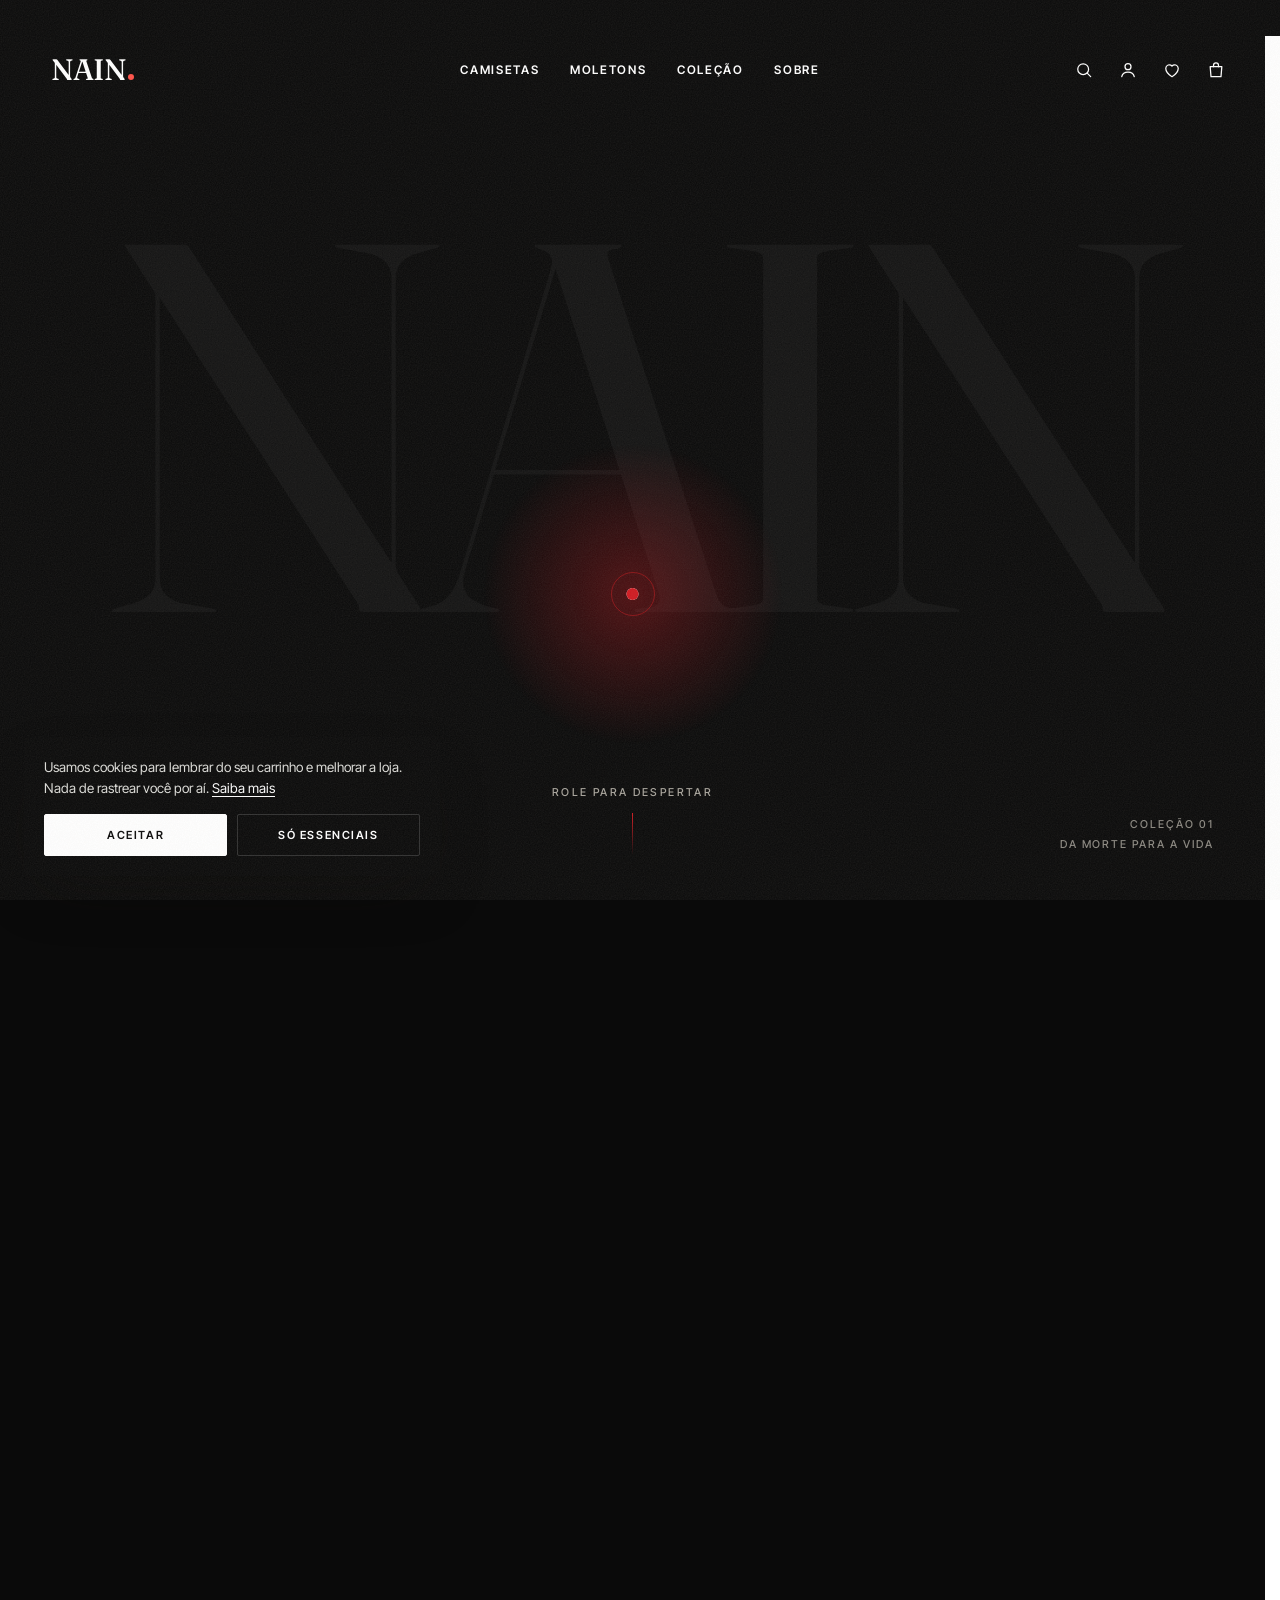
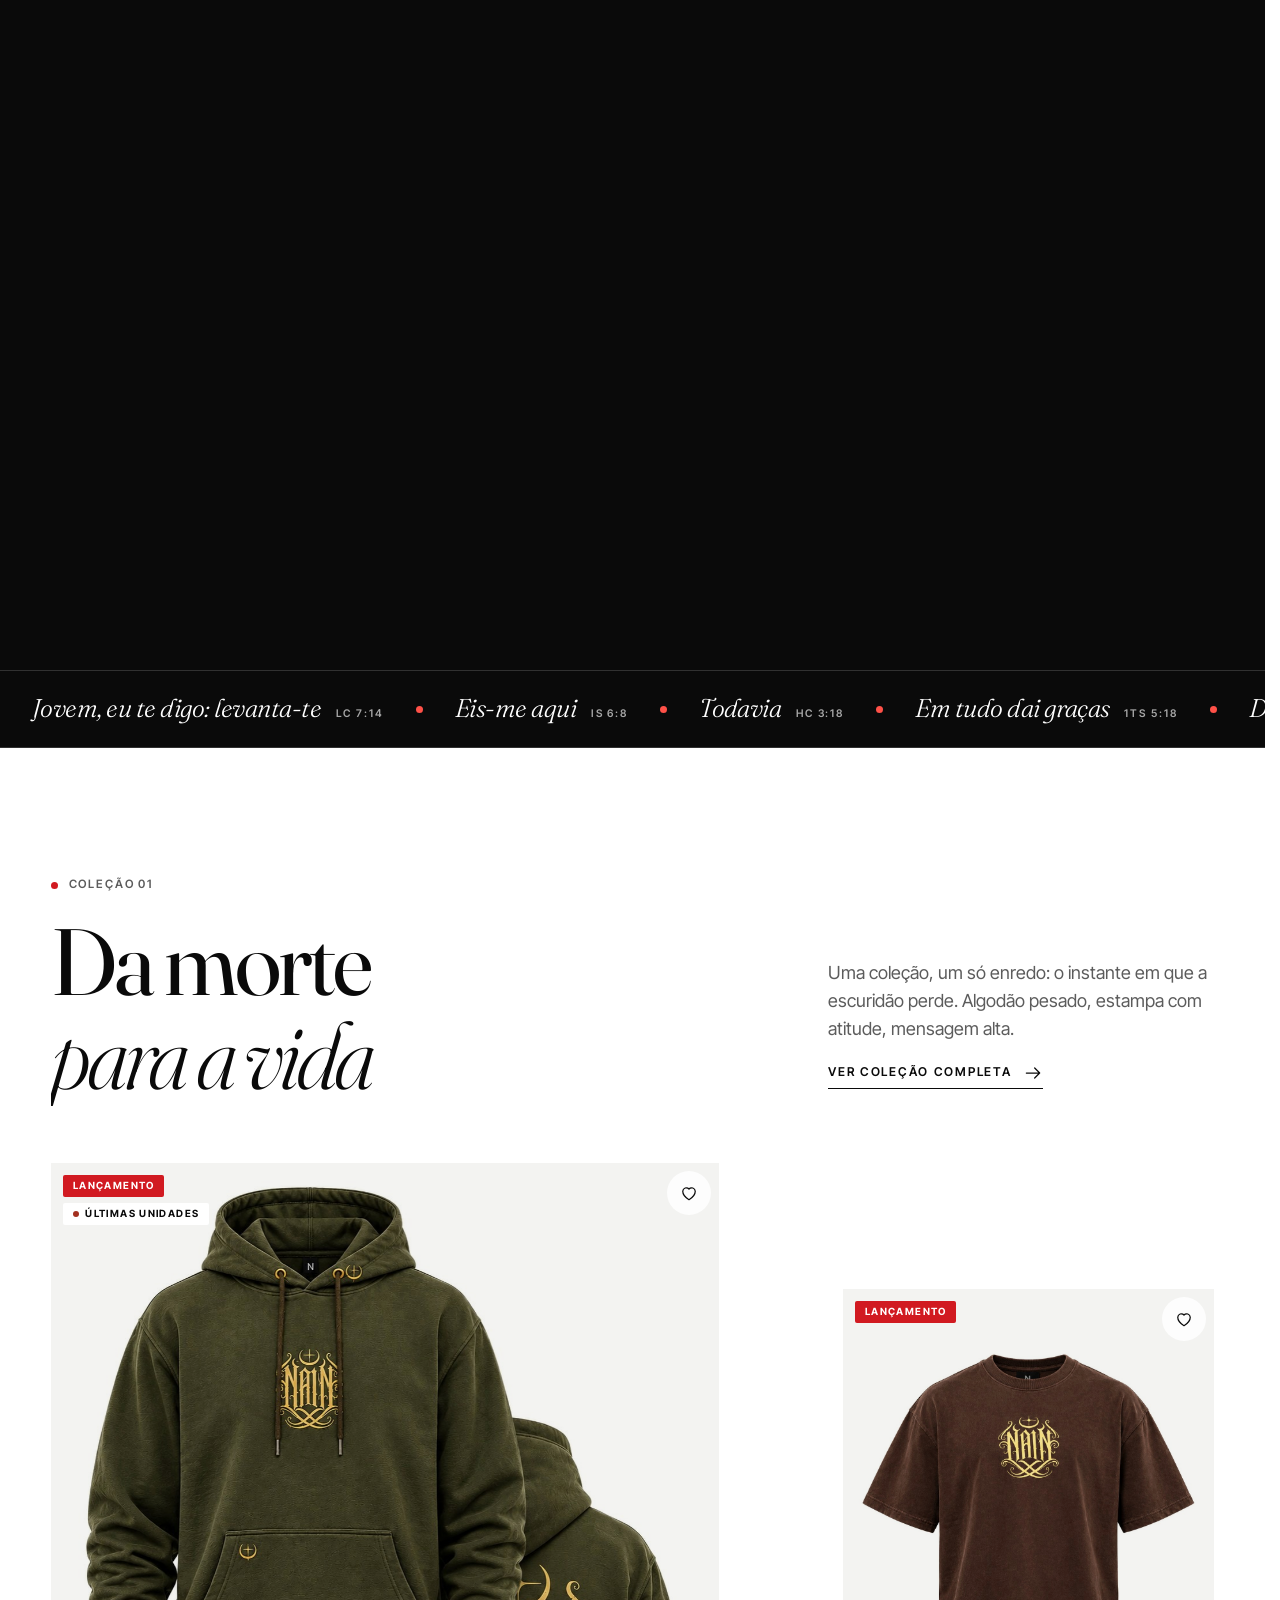
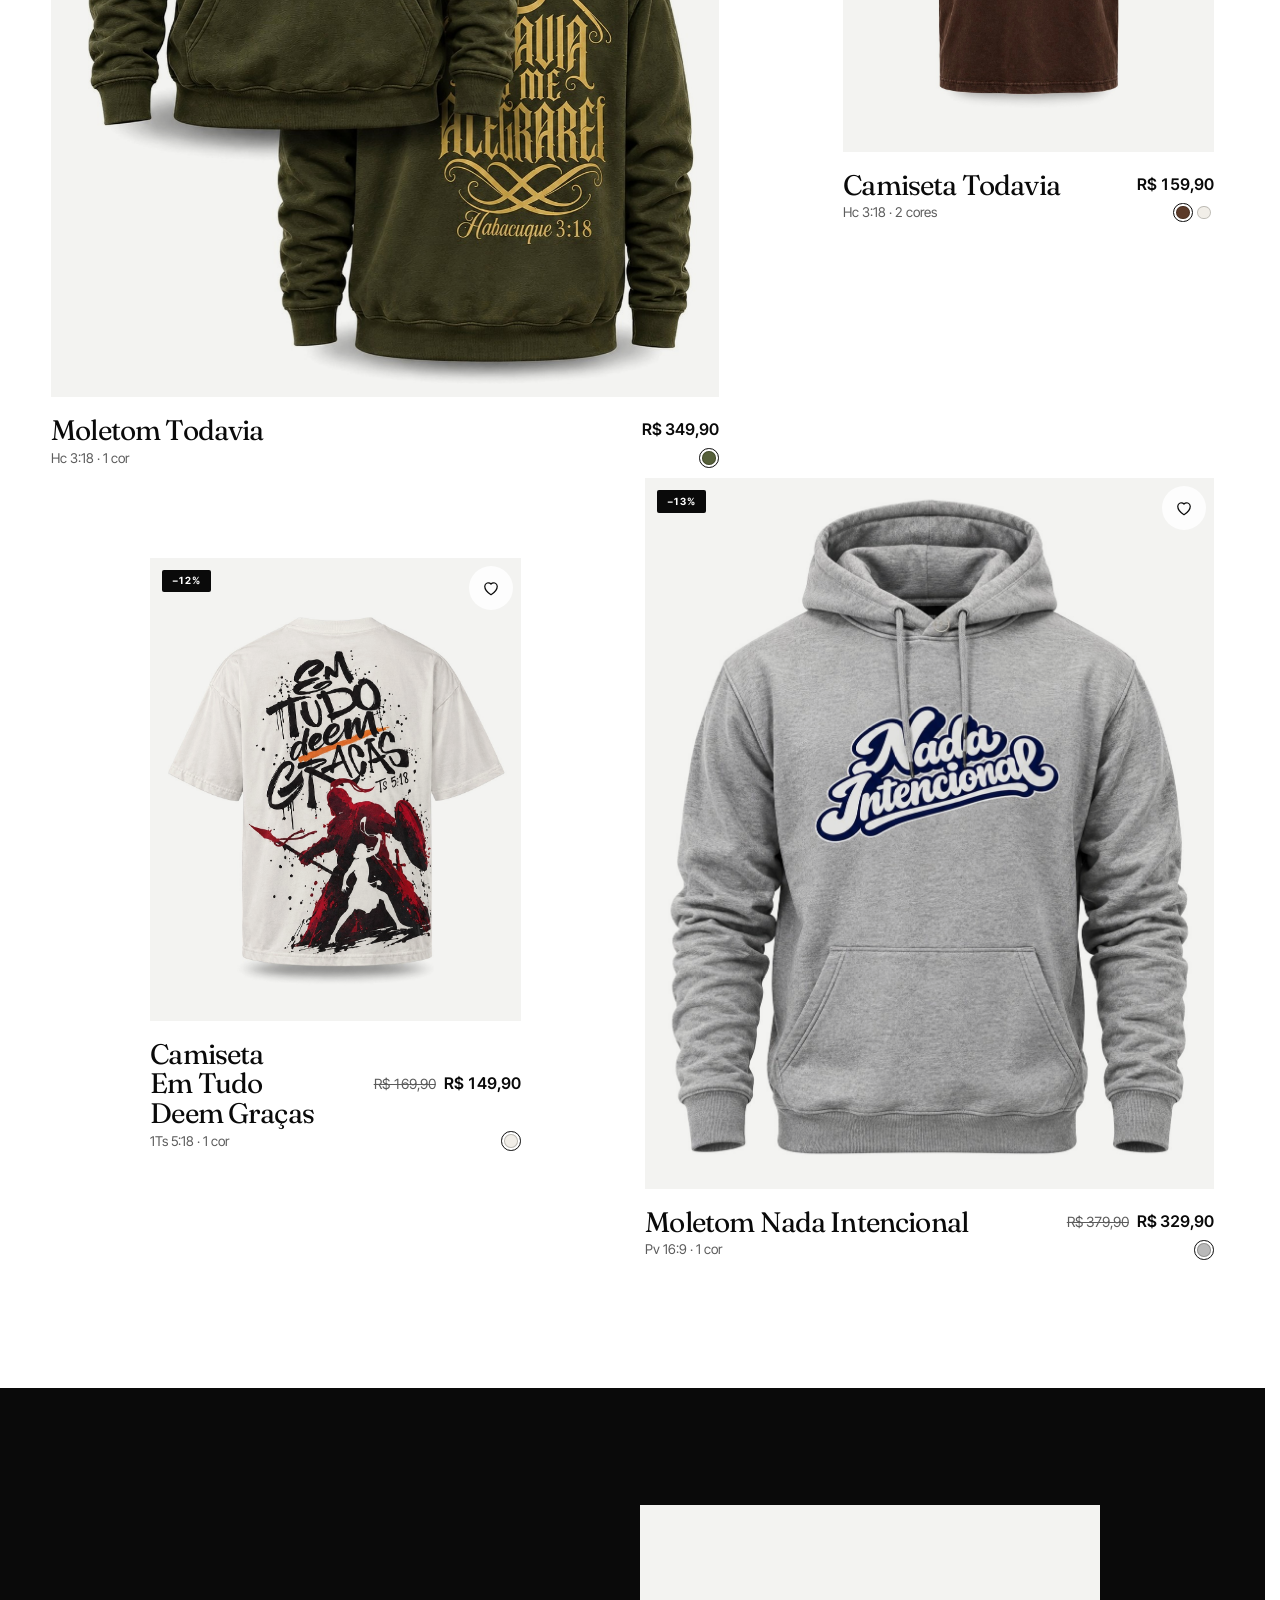
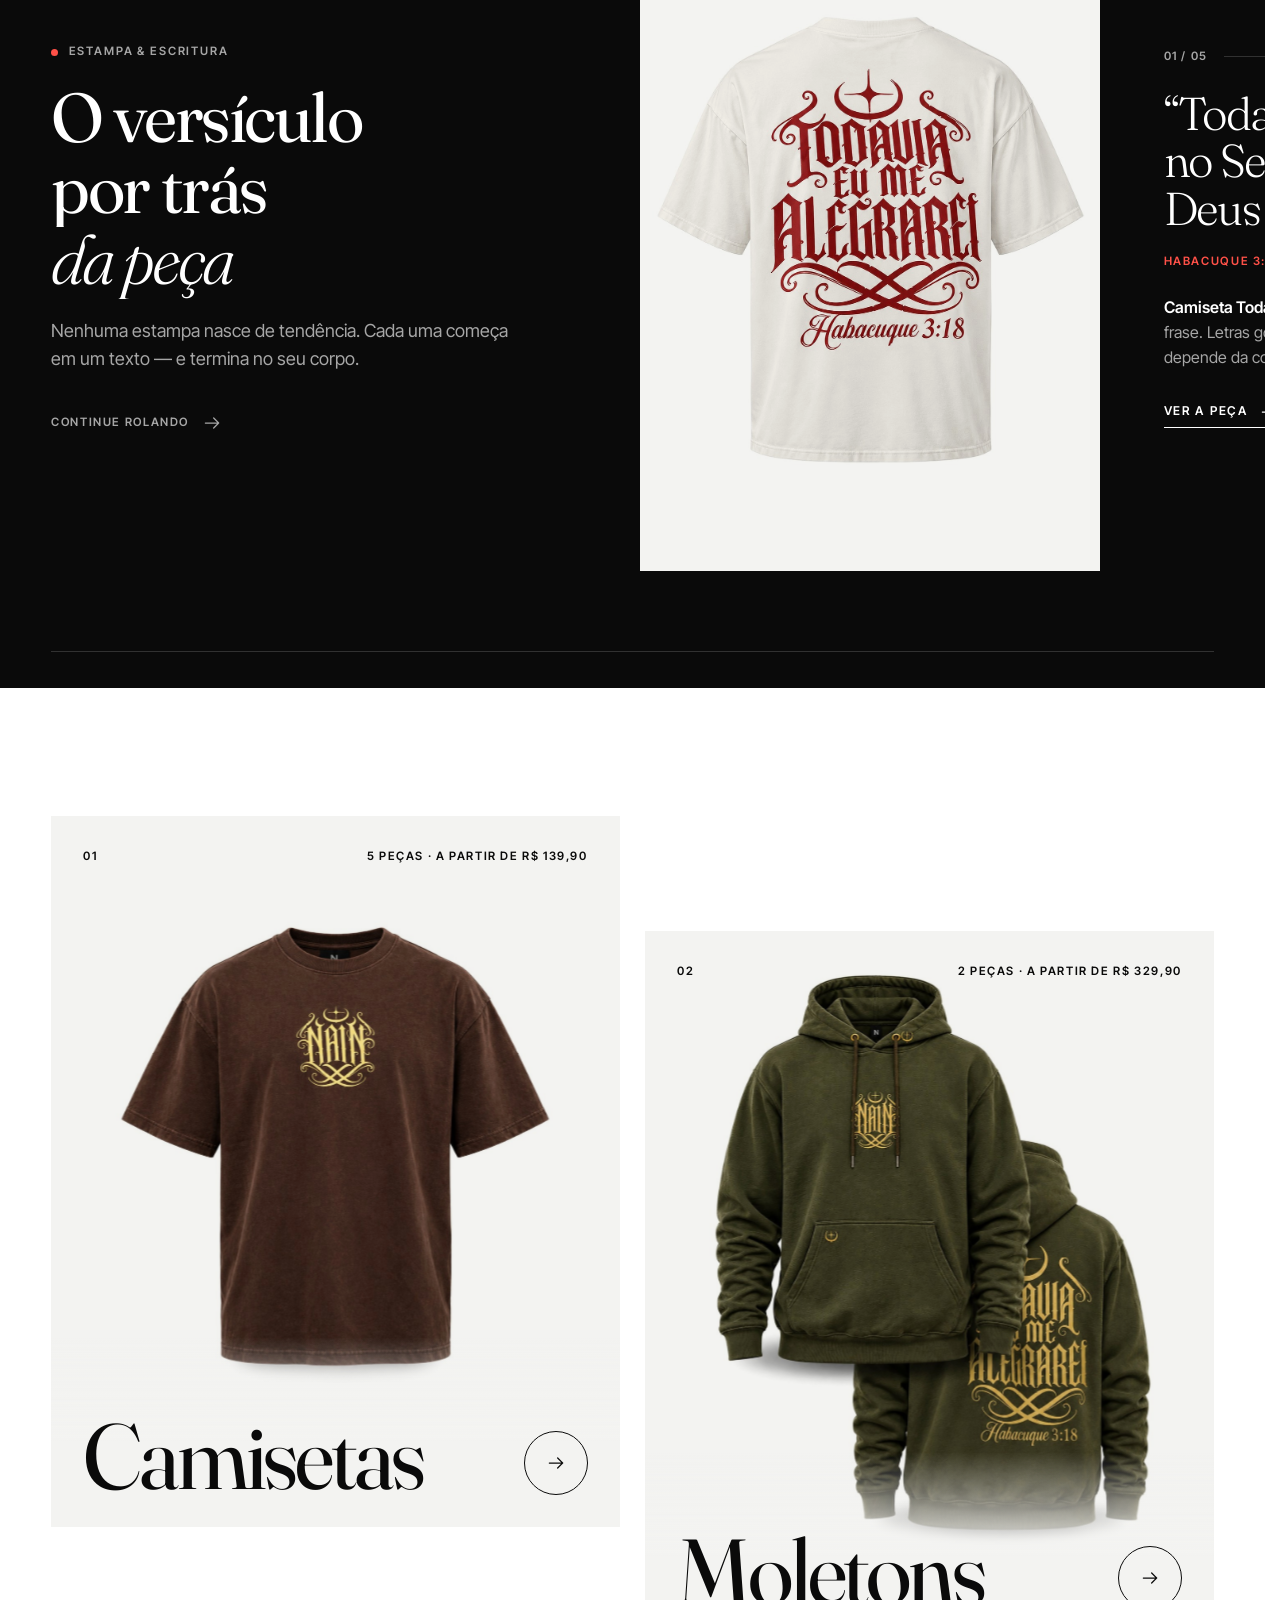
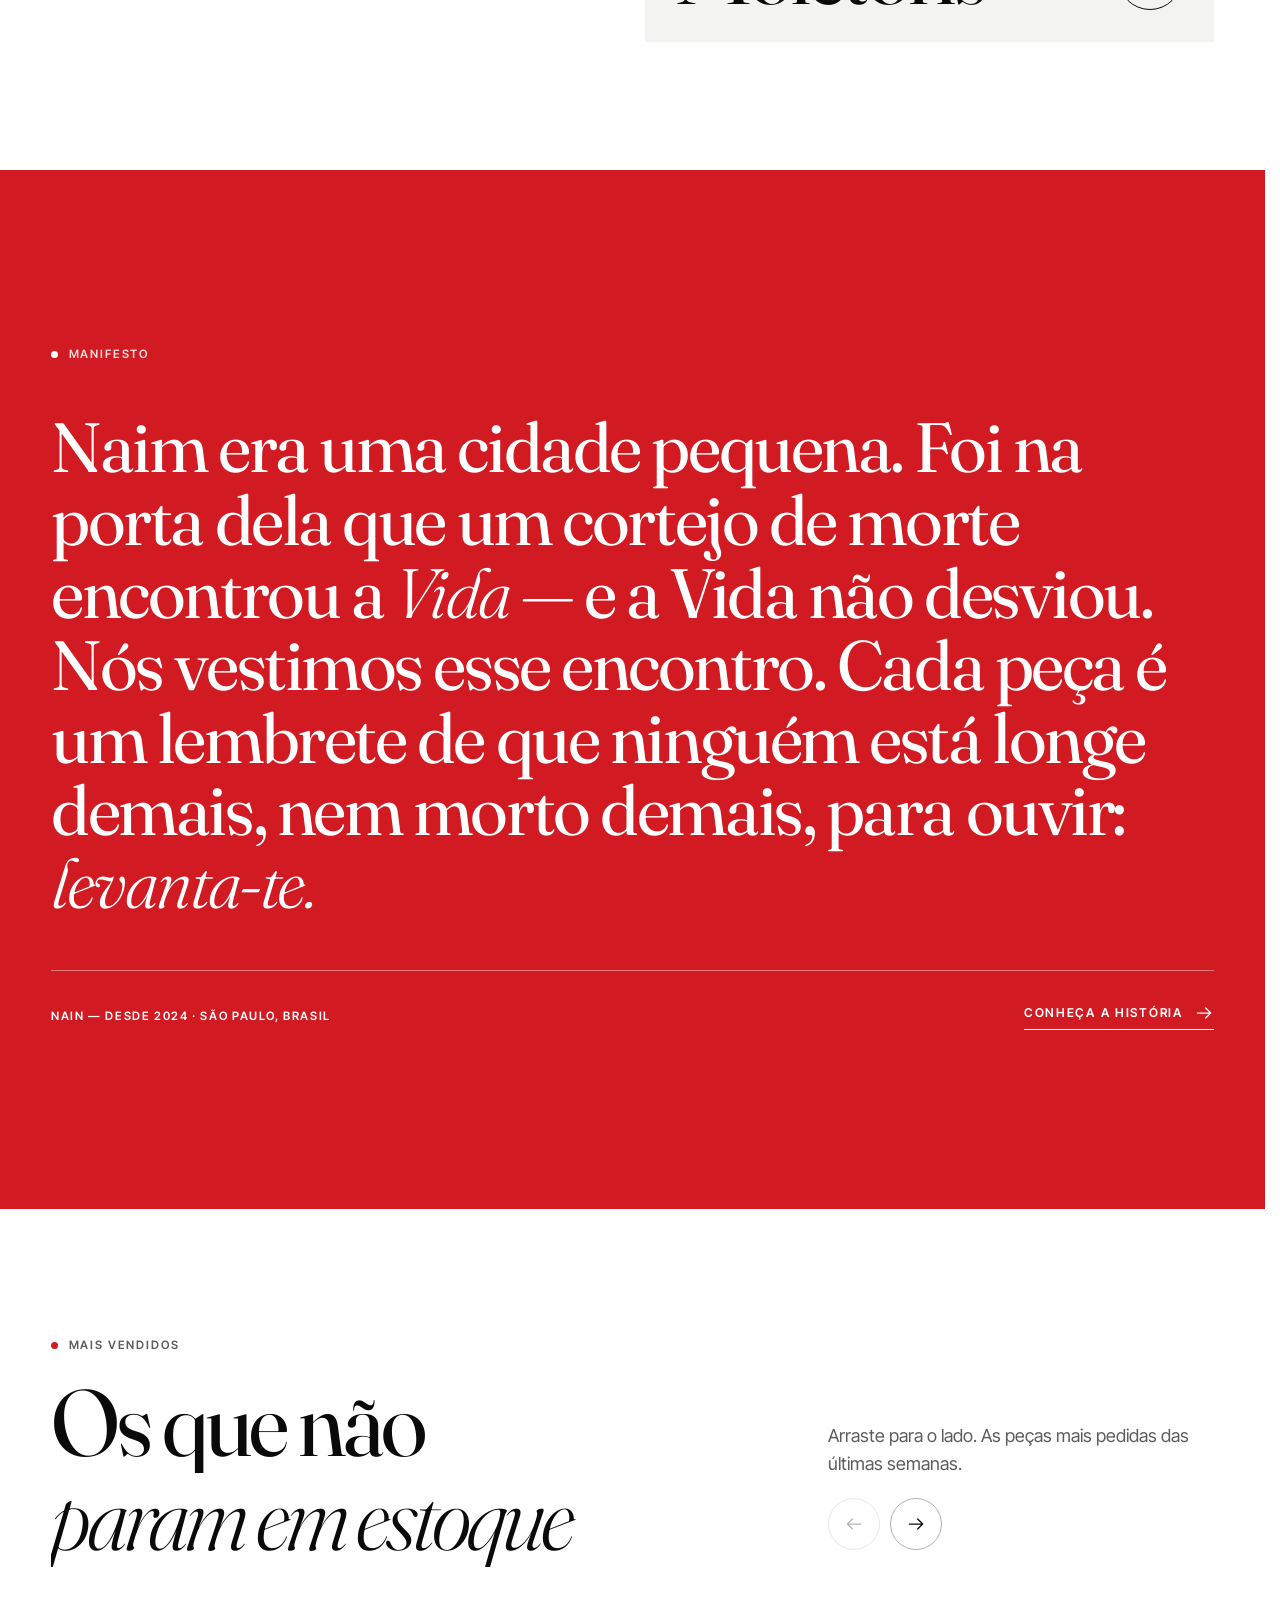
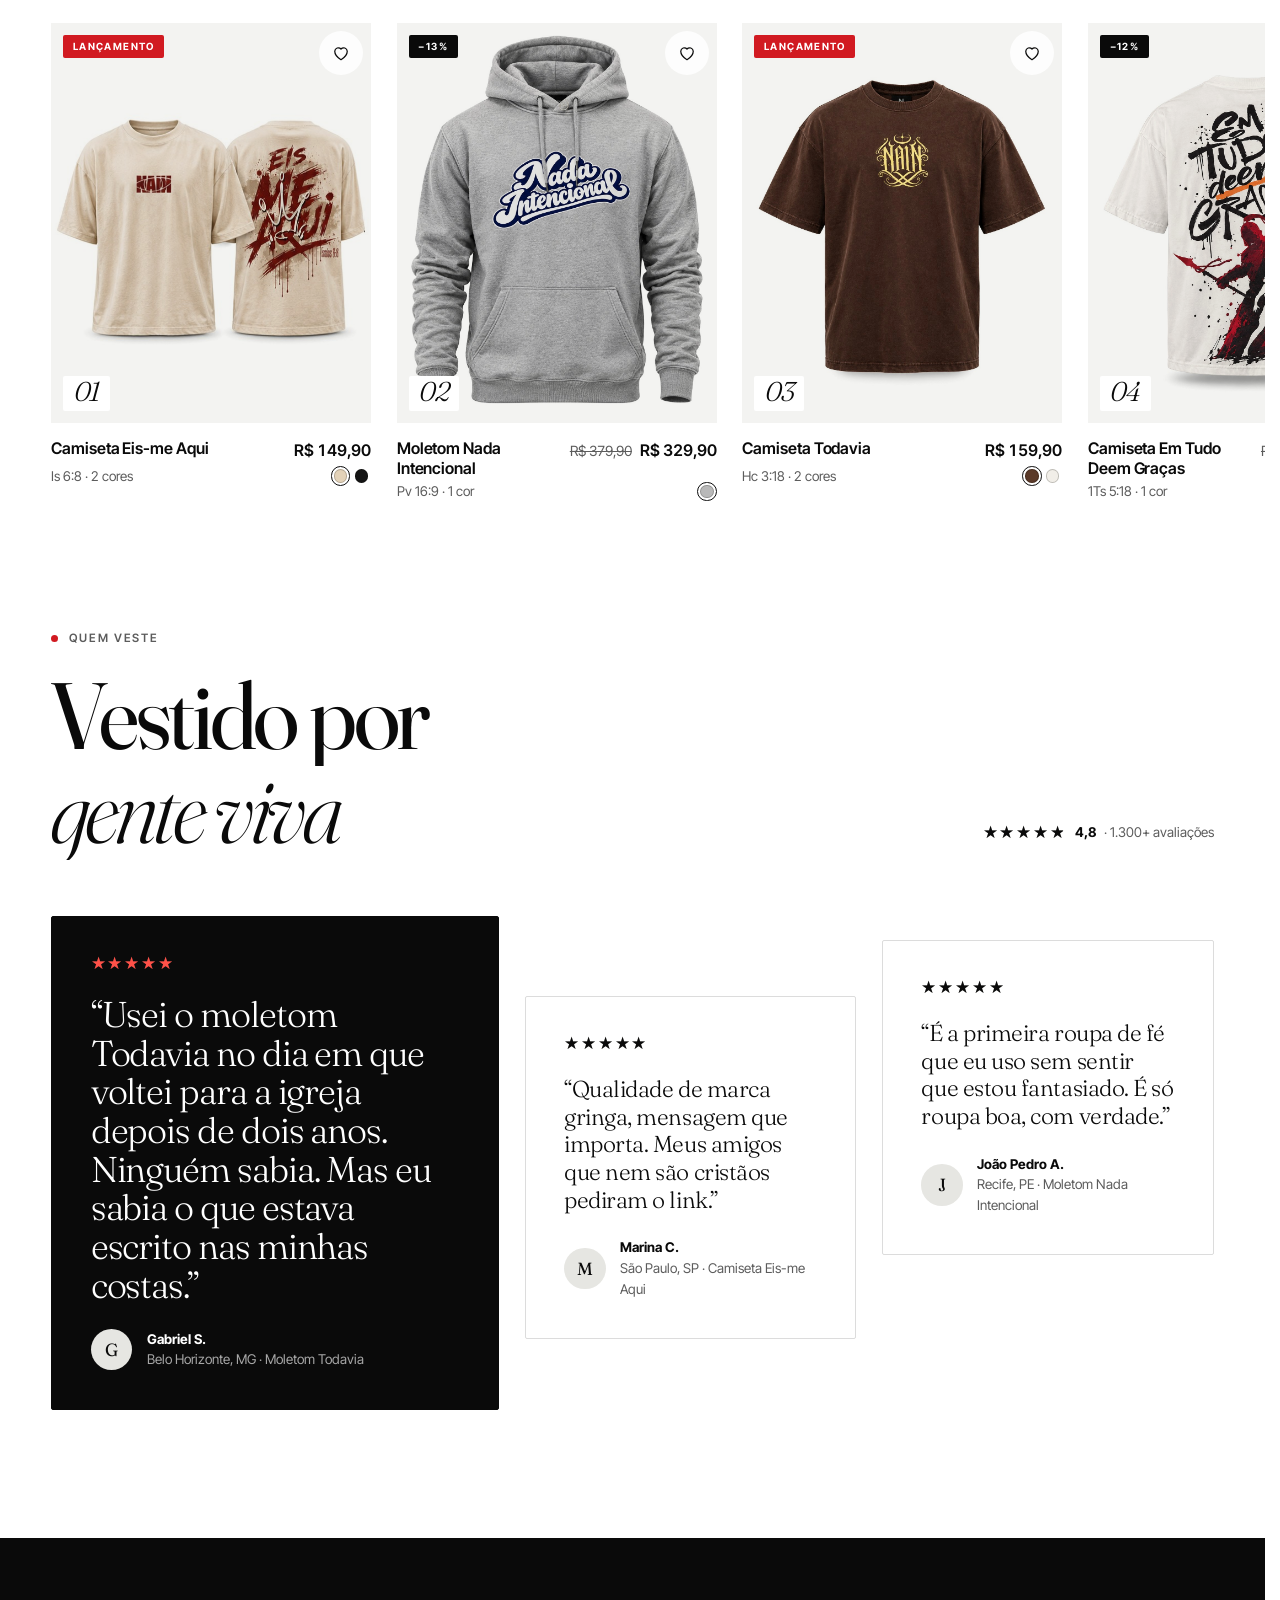
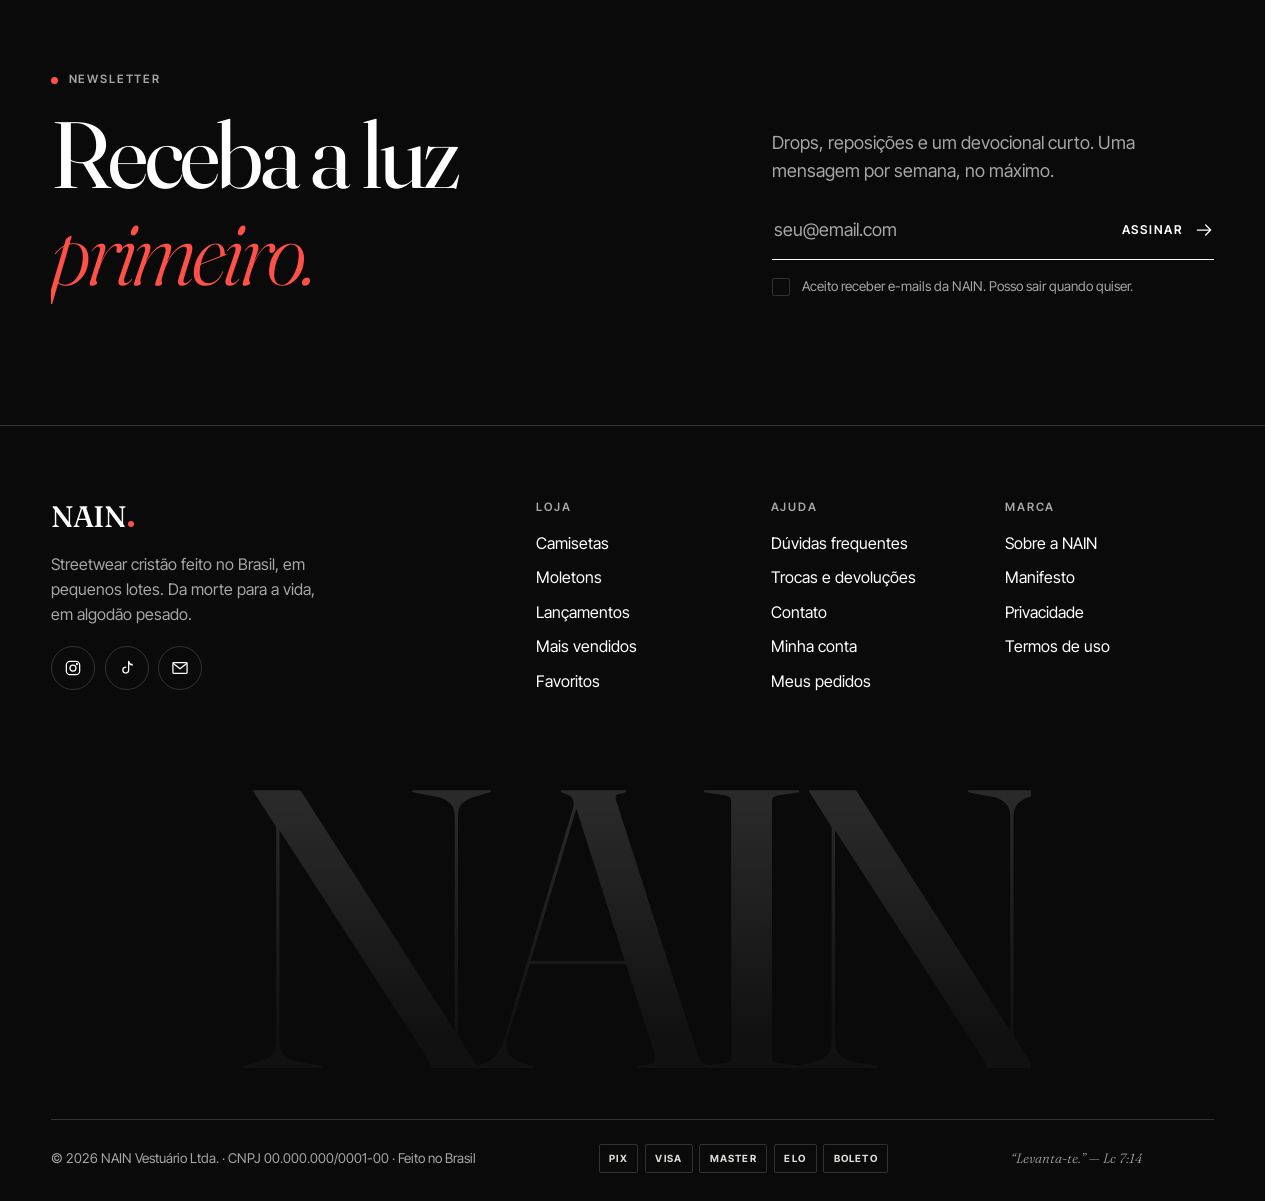
<file: index.html>
<!doctype html>
<html lang="pt-BR">
<head>
  <meta charset="utf-8">
  <meta name="viewport" content="width=device-width, initial-scale=1">
  <title>NAIN — Levanta-te · Streetwear cristão</title>
  <meta name="description" content="NAIN é streetwear cristão premium: camisetas e moletons em algodão pesado, inspirados em Lucas 7:14. Da morte para a vida.">
  <meta name="theme-color" content="#0B0A08">
  <link rel="icon" href="assets/favicon.svg" type="image/svg+xml">
  <link rel="preconnect" href="https://fonts.googleapis.com">
  <link rel="preconnect" href="https://fonts.gstatic.com" crossorigin>
  <link href="https://fonts.googleapis.com/css2?family=Fraunces:ital,opsz,wght@0,9..144,300..600;1,9..144,300..600&family=Inter+Tight:wght@400;500;600;700&display=swap" rel="stylesheet">
  <link rel="stylesheet" href="css/styles.css">
  <script>
    (function (d) {
      d.classList.add('js');
      if (window.matchMedia('(prefers-reduced-motion: reduce)').matches) d.classList.add('reduce-motion');
      try { if (sessionStorage.getItem('nain:loaded')) d.classList.add('no-loader'); } catch (e) {}
    })(document.documentElement);
  </script>
</head>
<body data-page="home">
  <a class="skip-link" href="#colecao">Pular para a coleção</a>

  <!-- loader inicial (só na primeira visita da sessão) -->
  <div class="loader" aria-hidden="true">
    <div class="loader__logo"><span style="--i:0">N</span><span style="--i:1">A</span><span style="--i:2">I</span><span style="--i:3">N</span><i></i></div>
    <div class="loader__line"></div>
  </div>

  <div id="site-header"></div>

  <main id="main">

    <!-- 1. HERO "LEVANTA-TE" — sequência fixa guiada por scroll -->
    <section class="hero" id="hero" aria-labelledby="hero-title">
      <div class="hero__sticky">

        <!-- camada escura (tons de cinza) -->
        <div class="hero__dark" aria-hidden="true">
          <div class="hero__watermark">NAIN</div>
          <div class="hero__spot"><div class="hero__spot-inner"><div class="hero__watermark">NAIN</div></div></div>
          <div class="hero__title hero__title--dark" data-text="LEVANTA-|TE">LEVANTA-TE</div>
        </div>

        <div class="hero__halo" aria-hidden="true"></div>

        <!-- camada iluminada: revelada por um círculo que cresce a partir do ponto de luz -->
        <div class="hero__lit">
          <div class="hero__disc" aria-hidden="true"></div>
          <h1 class="hero__title hero__title--lit" id="hero-title" aria-label="Levanta-te" data-text="LEVANTA-|TE">LEVANTA-TE</h1>
        </div>

        <!-- a peça que se levanta -->
        <div class="hero__garment" aria-hidden="true"><div class="hero__garment-inner"></div></div>

        <p class="hero__meta" aria-hidden="true">Lucas 7:11–17<br>Naim, Galileia</p>
        <p class="hero__meta hero__meta--r" aria-hidden="true">Coleção 01<br>Da morte para a vida</p>
        <p class="hero__hint" aria-hidden="true">Role para despertar</p>

        <div class="hero__end">
          <p class="hero__verse">
            <span class="eyebrow">Coleção 01 — Da morte para a vida</span>
            <q>Jovem, eu te digo: <span style="white-space:nowrap">levanta-te.</span></q>
            <span class="caps">Lucas 7:14</span>
          </p>
          <div class="hero__cta">
            <span class="small" data-hero-piece></span>
            <a class="btn btn--accent" href="catalogo.html">Ver coleção
              <svg class="icon" viewBox="0 0 24 24" aria-hidden="true"><path d="M4 12h16m-6-6 6 6-6 6"/></svg>
            </a>
          </div>
        </div>
      </div>
    </section>

    <!-- 2. MARQUEE de versículos -->
    <section class="marquee" aria-label="Versículos que inspiram a coleção">
      <div class="marquee__track" data-marquee></div>
    </section>

    <!-- 3. COLEÇÃO EM DESTAQUE -->
    <section class="section featured" id="colecao" aria-labelledby="colecao-title">
      <header class="section__head">
        <p class="eyebrow" data-reveal>Coleção 01</p>
        <h2 class="display display--lg" id="colecao-title" data-reveal="lines">Da morte<br><em>para a vida</em></h2>
        <div class="section__aside" data-reveal style="--d:.15s">
          <p class="lead">Uma coleção, um só enredo: o instante em que a escuridão perde. Algodão pesado, estampa com atitude, mensagem alta.</p>
          <a class="link-arrow" href="catalogo.html">Ver coleção completa
            <svg class="icon" viewBox="0 0 24 24" aria-hidden="true"><path d="M4 12h16m-6-6 6 6-6 6"/></svg>
          </a>
        </div>
      </header>
      <div class="featured__grid" data-featured></div>
    </section>

    <!-- 4. O VERSÍCULO POR TRÁS DA PEÇA — scroll horizontal -->
    <section class="verses on-dark" id="versiculos" aria-labelledby="versiculos-title">
      <div class="verses__sticky">
        <div class="verses__track">
          <div class="vintro">
            <p class="eyebrow" data-reveal>Estampa &amp; Escritura</p>
            <h2 class="display" id="versiculos-title" data-reveal="lines">O versículo<br>por trás<br><em>da peça</em></h2>
            <p class="lead" data-reveal style="--d:.15s">Nenhuma estampa nasce de tendência. Cada uma começa em um texto — e termina no seu corpo.</p>
            <p class="vintro__hint caps" data-reveal style="--d:.25s">Continue rolando
              <svg class="icon" viewBox="0 0 24 24" aria-hidden="true"><path d="M4 12h16m-6-6 6 6-6 6"/></svg>
            </p>
          </div>
        </div>
        <div class="verses__progress" aria-hidden="true"><span></span></div>
      </div>
    </section>

    <!-- 5. CATEGORIAS -->
    <section class="cats" aria-label="Categorias">
      <a class="cat cat--light" href="catalogo.html?categoria=camisetas" data-cat="camisetas" data-reveal="fade">
        <div class="cat__img"></div>
        <div class="cat__mask"></div>
        <div class="cat__top"><span class="caps">01</span><span class="caps" data-cat-meta></span></div>
        <div class="cat__label">
          <h3>Camisetas</h3>
          <span class="cat__arrow" aria-hidden="true"><svg class="icon" viewBox="0 0 24 24"><path d="M4 12h16m-6-6 6 6-6 6"/></svg></span>
        </div>
      </a>
      <a class="cat cat--light" href="catalogo.html?categoria=moletons" data-cat="moletons" data-reveal="fade">
        <div class="cat__img"></div>
        <div class="cat__mask"></div>
        <div class="cat__top"><span class="caps">02</span><span class="caps" data-cat-meta></span></div>
        <div class="cat__label">
          <h3>Moletons</h3>
          <span class="cat__arrow" aria-hidden="true"><svg class="icon" viewBox="0 0 24 24"><path d="M4 12h16m-6-6 6 6-6 6"/></svg></span>
        </div>
      </a>
    </section>

    <!-- 6. MANIFESTO -->
    <section class="manifesto" aria-labelledby="manifesto-title">
      <div class="manifesto__inner">
        <h2 class="eyebrow" id="manifesto-title" style="font-family:var(--sans)">Manifesto</h2>
        <p class="manifesto__text" data-fill>Naim era uma cidade pequena. Foi na porta dela que um cortejo de morte encontrou a <em>Vida</em> — e a Vida não desviou. Nós vestimos esse encontro. Cada peça é um lembrete de que ninguém está longe demais, nem morto demais, para ouvir: <em>levanta-te.</em></p>
        <div class="manifesto__foot">
          <p class="caps">NAIN — desde 2024 · São Paulo, Brasil</p>
          <a class="link-arrow" href="sobre.html">Conheça a história
            <svg class="icon" viewBox="0 0 24 24" aria-hidden="true"><path d="M4 12h16m-6-6 6 6-6 6"/></svg>
          </a>
        </div>
      </div>
    </section>

    <!-- 7. MAIS VENDIDOS — carrossel arrastável -->
    <section class="section best" aria-labelledby="best-title">
      <header class="section__head">
        <p class="eyebrow" data-reveal>Mais vendidos</p>
        <h2 class="display display--lg" id="best-title" data-reveal="lines">Os que não<br><em>param em estoque</em></h2>
        <div class="section__aside" data-reveal style="--d:.15s">
          <p class="lead">Arraste para o lado. As peças mais pedidas das últimas semanas.</p>
          <div class="best__nav">
            <button type="button" class="round-btn" data-carousel-prev aria-label="Peças anteriores"><svg class="icon" viewBox="0 0 24 24" aria-hidden="true"><path d="M20 12H4m6-6-6 6 6 6"/></svg></button>
            <button type="button" class="round-btn" data-carousel-next aria-label="Próximas peças"><svg class="icon" viewBox="0 0 24 24" aria-hidden="true"><path d="M4 12h16m-6-6 6 6-6 6"/></svg></button>
          </div>
        </div>
      </header>
      <div class="carousel" data-carousel tabindex="0" role="region" aria-label="Mais vendidos — arraste ou use as setas">
        <div class="carousel__track"></div>
      </div>
    </section>

    <!-- 8. DEPOIMENTOS -->
    <section class="section voices" aria-labelledby="voices-title" style="padding-top:0">
      <header class="section__head">
        <p class="eyebrow" data-reveal>Quem veste</p>
        <h2 class="display display--lg" id="voices-title" data-reveal="lines">Vestido por<br><em>gente viva</em></h2>
        <div class="section__aside" data-reveal style="--d:.15s">
          <p class="rating"><span class="stars" style="--w:96%" role="img" aria-label="4,8 de 5 estrelas"><span class="stars__fill"></span></span> <strong>4,8</strong> <span class="muted">· 1.300+ avaliações</span></p>
        </div>
      </header>
      <div class="voices__grid">
        <figure class="voice voice--lead" data-reveal>
          <span class="stars" style="--w:100%" role="img" aria-label="5 de 5 estrelas"><span class="stars__fill"></span></span>
          <blockquote>“Usei o moletom Todavia no dia em que voltei para a igreja depois de dois anos. Ninguém sabia. Mas eu sabia o que estava escrito nas minhas costas.”</blockquote>
          <figcaption><span class="voice__avatar" aria-hidden="true">G</span><div><strong>Gabriel S.</strong><span>Belo Horizonte, MG · Moletom Todavia</span></div></figcaption>
        </figure>
        <figure class="voice" data-reveal style="--d:.1s">
          <span class="stars" style="--w:100%" role="img" aria-label="5 de 5 estrelas"><span class="stars__fill"></span></span>
          <blockquote>“Qualidade de marca gringa, mensagem que importa. Meus amigos que nem são cristãos pediram o link.”</blockquote>
          <figcaption><span class="voice__avatar" aria-hidden="true">M</span><div><strong>Marina C.</strong><span>São Paulo, SP · Camiseta Eis-me Aqui</span></div></figcaption>
        </figure>
        <figure class="voice" data-reveal style="--d:.2s">
          <span class="stars" style="--w:100%" role="img" aria-label="5 de 5 estrelas"><span class="stars__fill"></span></span>
          <blockquote>“É a primeira roupa de fé que eu uso sem sentir que estou fantasiado. É só roupa boa, com verdade.”</blockquote>
          <figcaption><span class="voice__avatar" aria-hidden="true">J</span><div><strong>João Pedro A.</strong><span>Recife, PE · Moletom Nada Intencional</span></div></figcaption>
        </figure>
      </div>
    </section>

    <!-- 9. NEWSLETTER -->
    <section class="newsletter on-dark" aria-labelledby="news-title">
      <div class="newsletter__inner">
        <div>
          <p class="eyebrow" data-reveal>Newsletter</p>
          <h2 class="display" id="news-title" data-reveal="lines">Receba a luz<br><em>primeiro.</em></h2>
        </div>
        <form class="newsletter__form" data-newsletter novalidate data-reveal style="--d:.15s">
          <p class="lead">Drops, reposições e um devocional curto. Uma mensagem por semana, no máximo.</p>
          <div class="field">
            <label class="sr-only" for="news-email">Seu e-mail</label>
            <div class="newsletter__row">
              <input id="news-email" name="email" type="email" placeholder="seu@email.com" autocomplete="email" data-validate="required email">
              <button type="submit">Assinar <svg class="icon" viewBox="0 0 24 24" aria-hidden="true"><path d="M4 12h16m-6-6 6 6-6 6"/></svg></button>
            </div>
          </div>
          <label class="check">
            <input type="checkbox" name="consent" data-validate="required">
            <span class="check__box" aria-hidden="true"></span>
            <span>Aceito receber e-mails da NAIN. Posso sair quando quiser.</span>
          </label>
        </form>
      </div>
    </section>

  </main>

  <div id="site-footer"></div>

  <script src="js/config.js"></script>
  <script src="js/store.js"></script>
  <script src="js/products.js"></script>
  <script src="js/cart.js"></script>
  <script src="js/wishlist.js"></script>
  <script src="js/auth.js"></script>
  <script src="js/media.js"></script>
  <script src="js/templates.js"></script>
  <script src="js/forms.js"></script>
  <script src="js/ui.js"></script>
  <script src="js/home.js"></script>
</body>
</html>
</file>
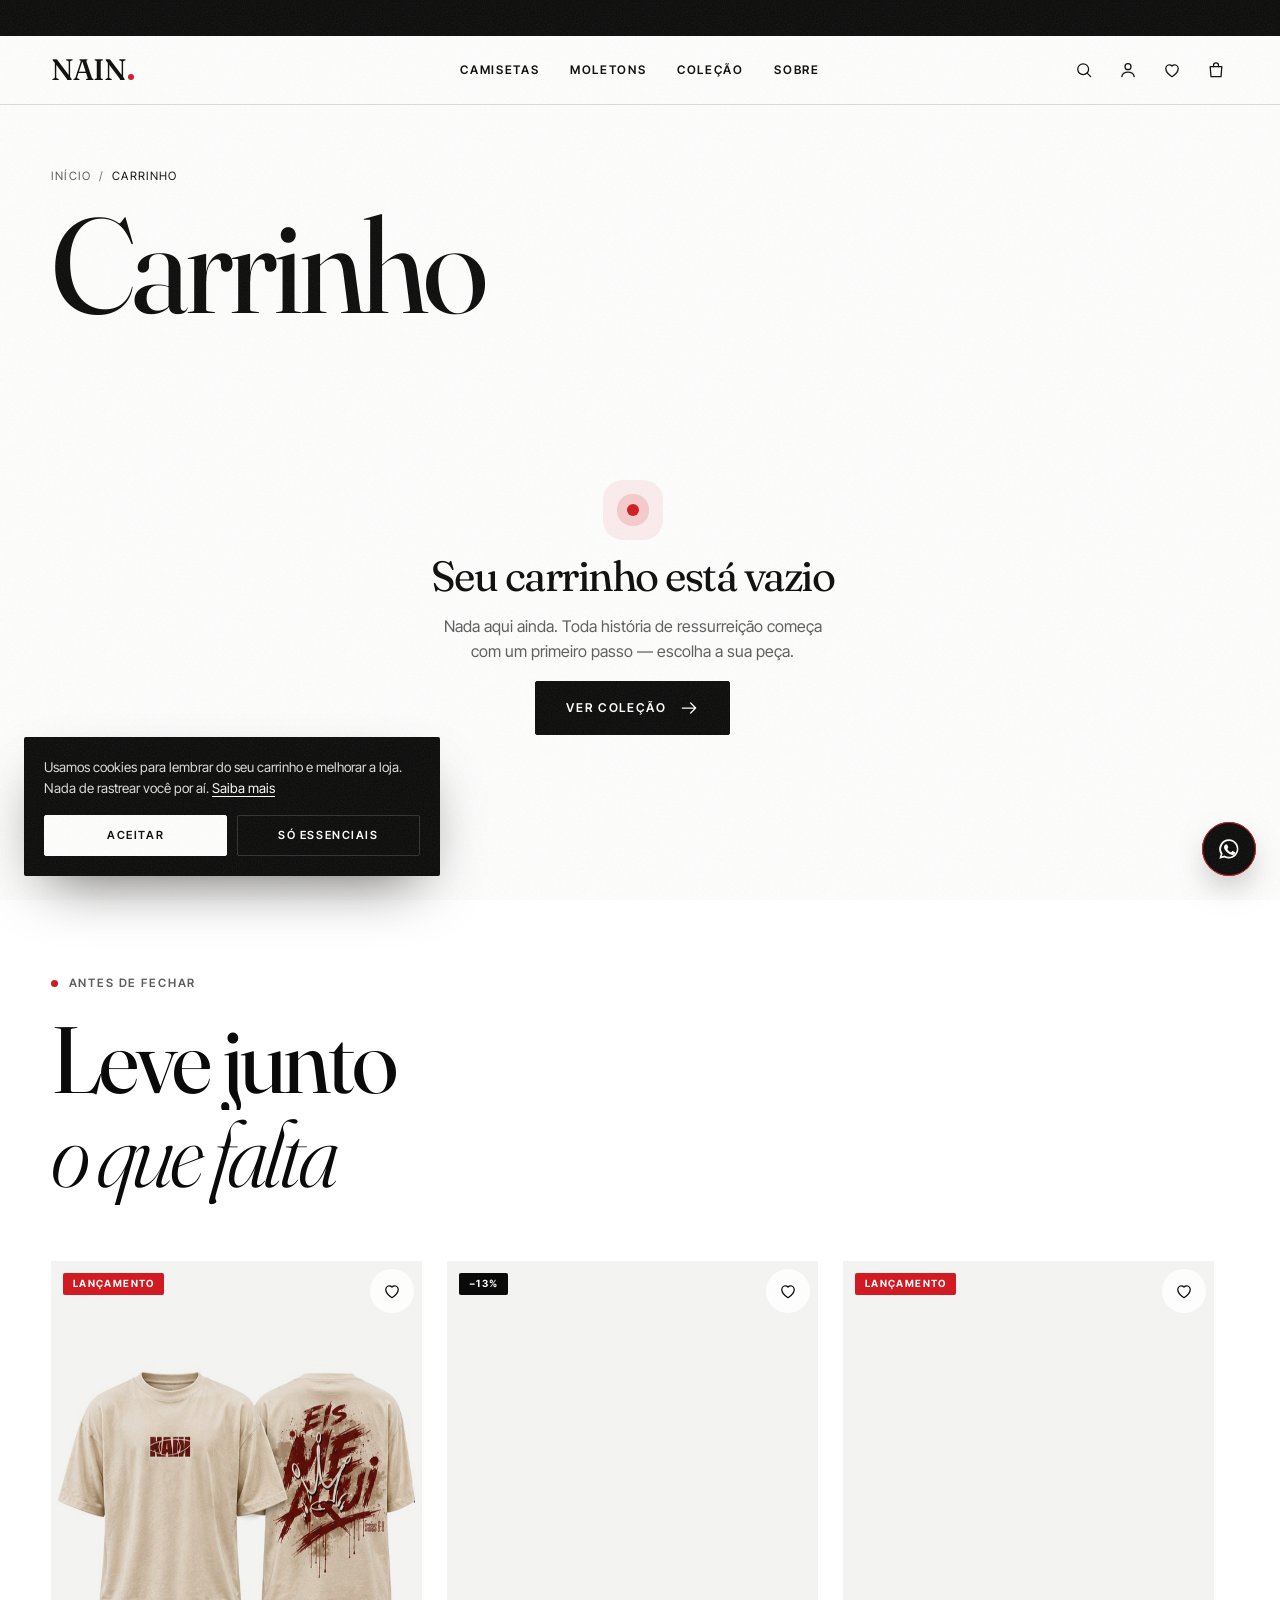
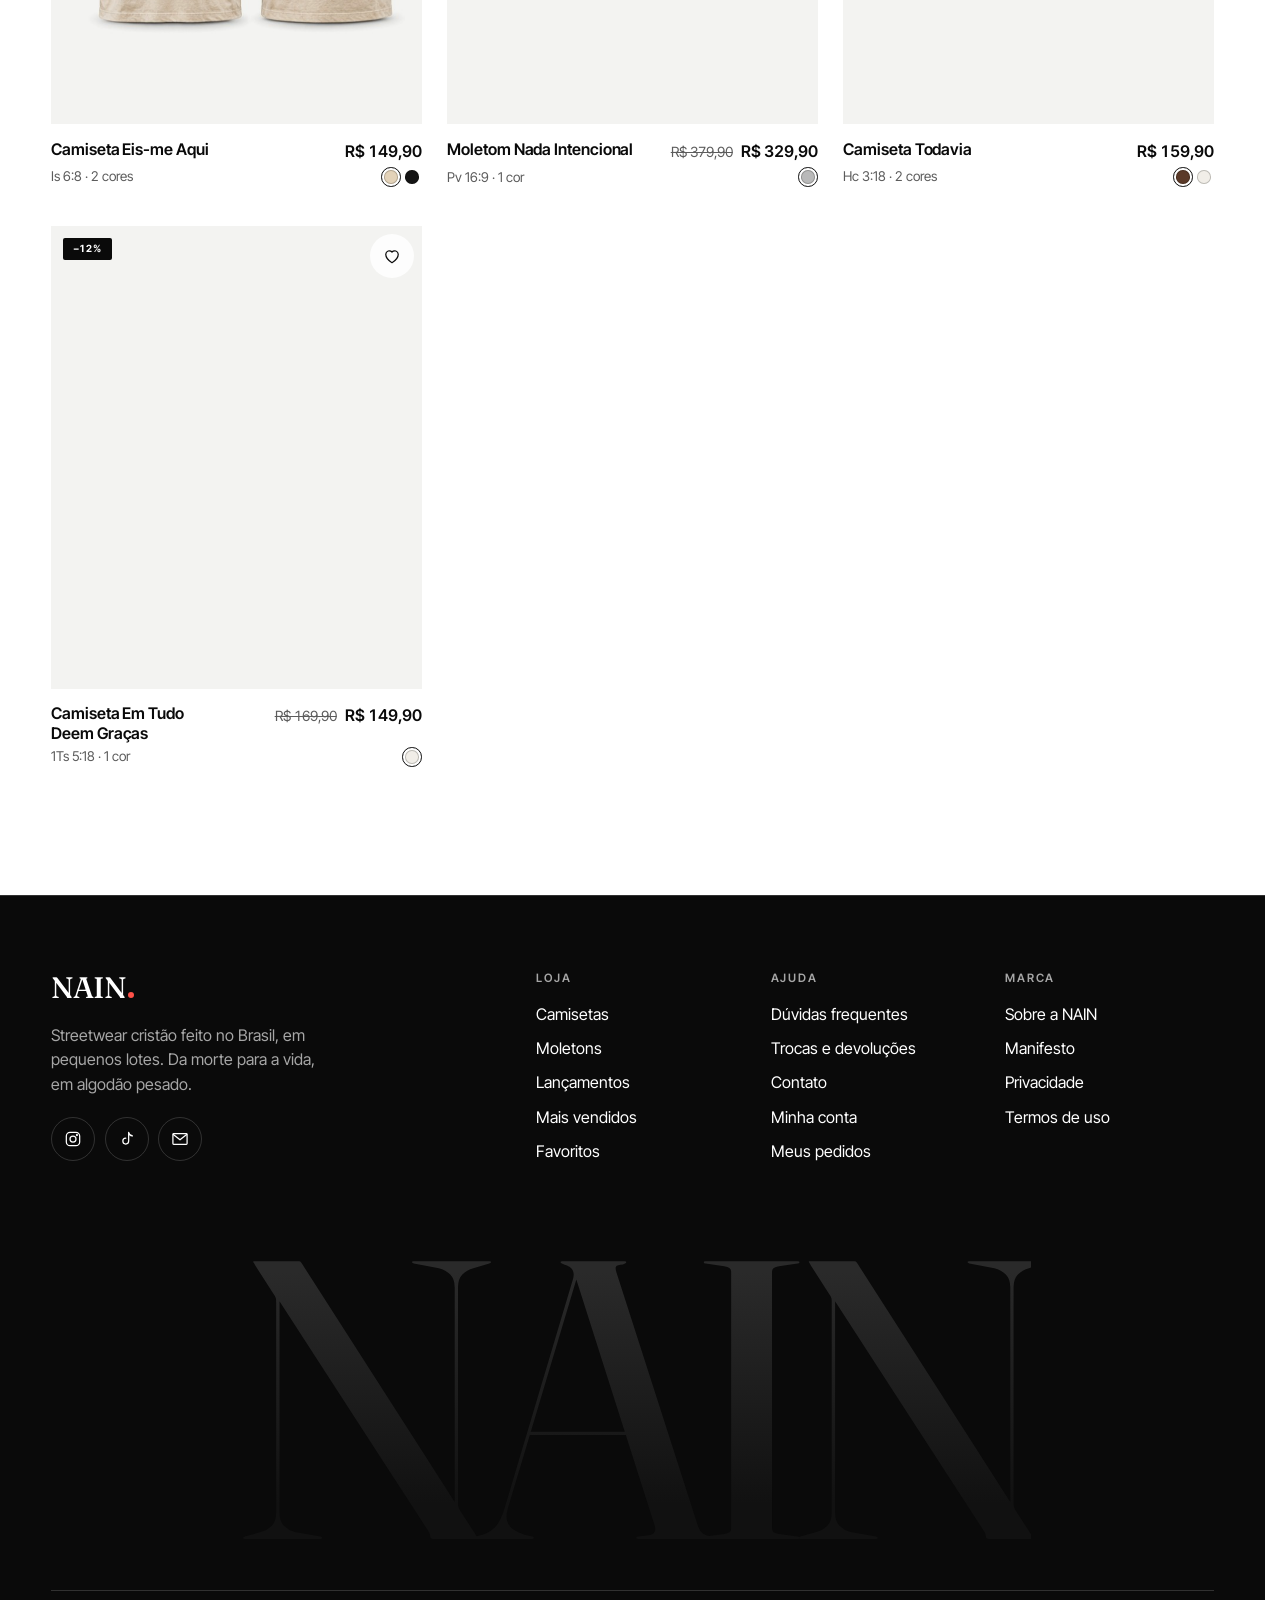
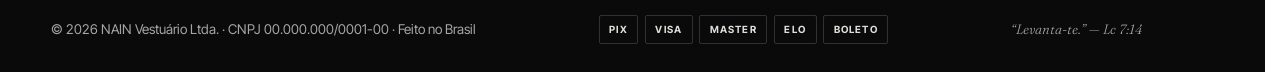
<file: carrinho.html>
<!doctype html>
<html lang="pt-BR">
<head>
  <meta charset="utf-8">
  <meta name="viewport" content="width=device-width, initial-scale=1">
  <title>Carrinho — NAIN</title>
  <meta name="description" content="Seu carrinho NAIN: revise as peças, aplique cupom e calcule o frete.">
  <meta name="theme-color" content="#0B0A08">
  <link rel="icon" href="assets/favicon.svg" type="image/svg+xml">
  <link rel="preconnect" href="https://fonts.googleapis.com">
  <link rel="preconnect" href="https://fonts.gstatic.com" crossorigin>
  <link href="https://fonts.googleapis.com/css2?family=Fraunces:ital,opsz,wght@0,9..144,300..600;1,9..144,300..600&family=Inter+Tight:wght@400;500;600;700&display=swap" rel="stylesheet">
  <link rel="stylesheet" href="css/styles.css">
  <script>
    (function (d) {
      d.classList.add('js');
      if (window.matchMedia('(prefers-reduced-motion: reduce)').matches) d.classList.add('reduce-motion');
    })(document.documentElement);
  </script>
</head>
<body data-page="carrinho">
  <a class="skip-link" href="#main">Pular para o conteúdo</a>
  <div id="site-header"></div>

  <main id="main">
    <header class="page-head">
      <nav aria-label="Você está em"><ol class="crumbs"><li><a href="index.html">Início</a></li><li aria-current="page">Carrinho</li></ol></nav>
      <h1 class="display">Carrinho</h1>
      <p class="lead" data-cart-title-count></p>
    </header>
    
    <div class="cartpage" data-cartpage></div>
    
    <section class="related" aria-labelledby="rel-title">
      <header class="section__head">
        <p class="eyebrow" data-reveal>Antes de fechar</p>
        <h2 class="display display--lg" id="rel-title" data-reveal="lines">Leve junto<br><em>o que falta</em></h2>
      </header>
      <div class="grid-products grid-products--4" data-cart-related></div>
    </section>
  </main>

  <div id="site-footer"></div>

  <script src="js/config.js"></script>
  <script src="js/store.js"></script>
  <script src="js/products.js"></script>
  <script src="js/cart.js"></script>
  <script src="js/wishlist.js"></script>
  <script src="js/auth.js"></script>
  <script src="js/media.js"></script>
  <script src="js/templates.js"></script>
  <script src="js/forms.js"></script>
  <script src="js/ui.js"></script>
  <script src="js/cart-page.js"></script>
</body>
</html>
</file>
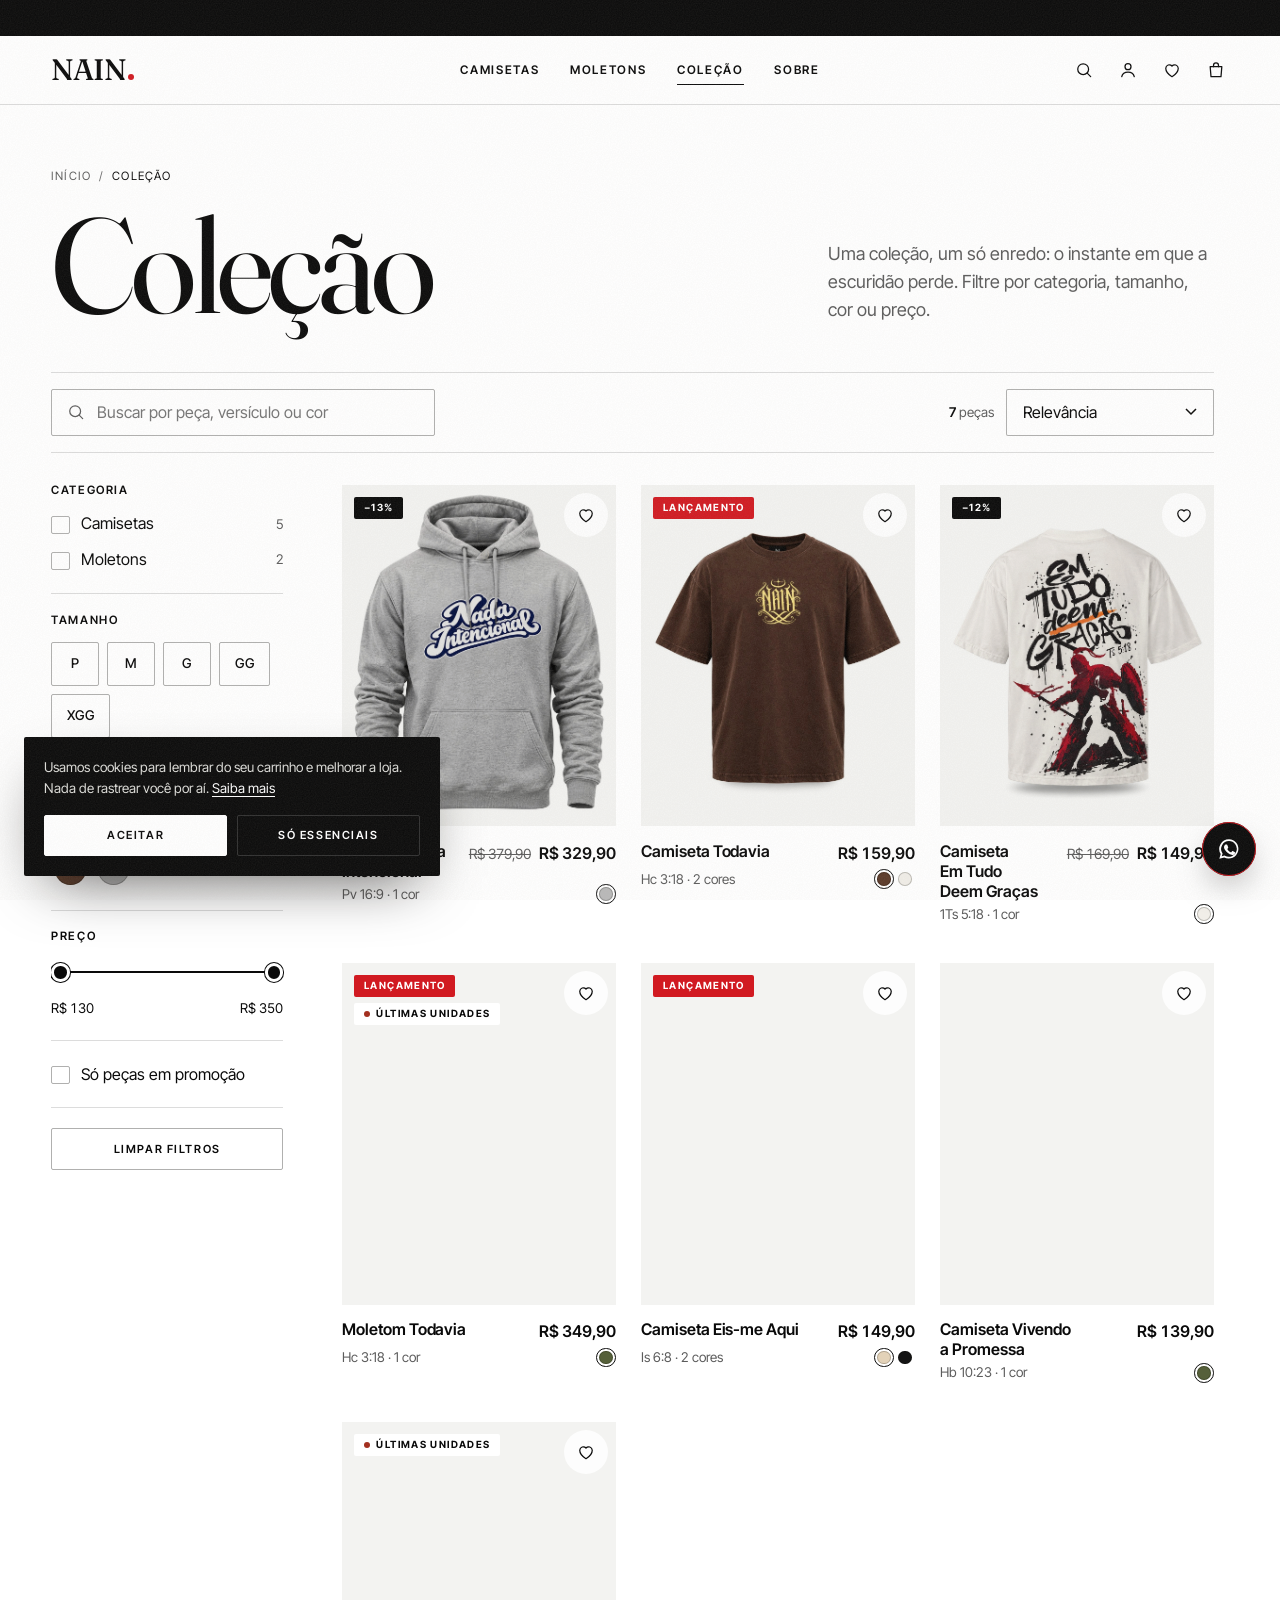
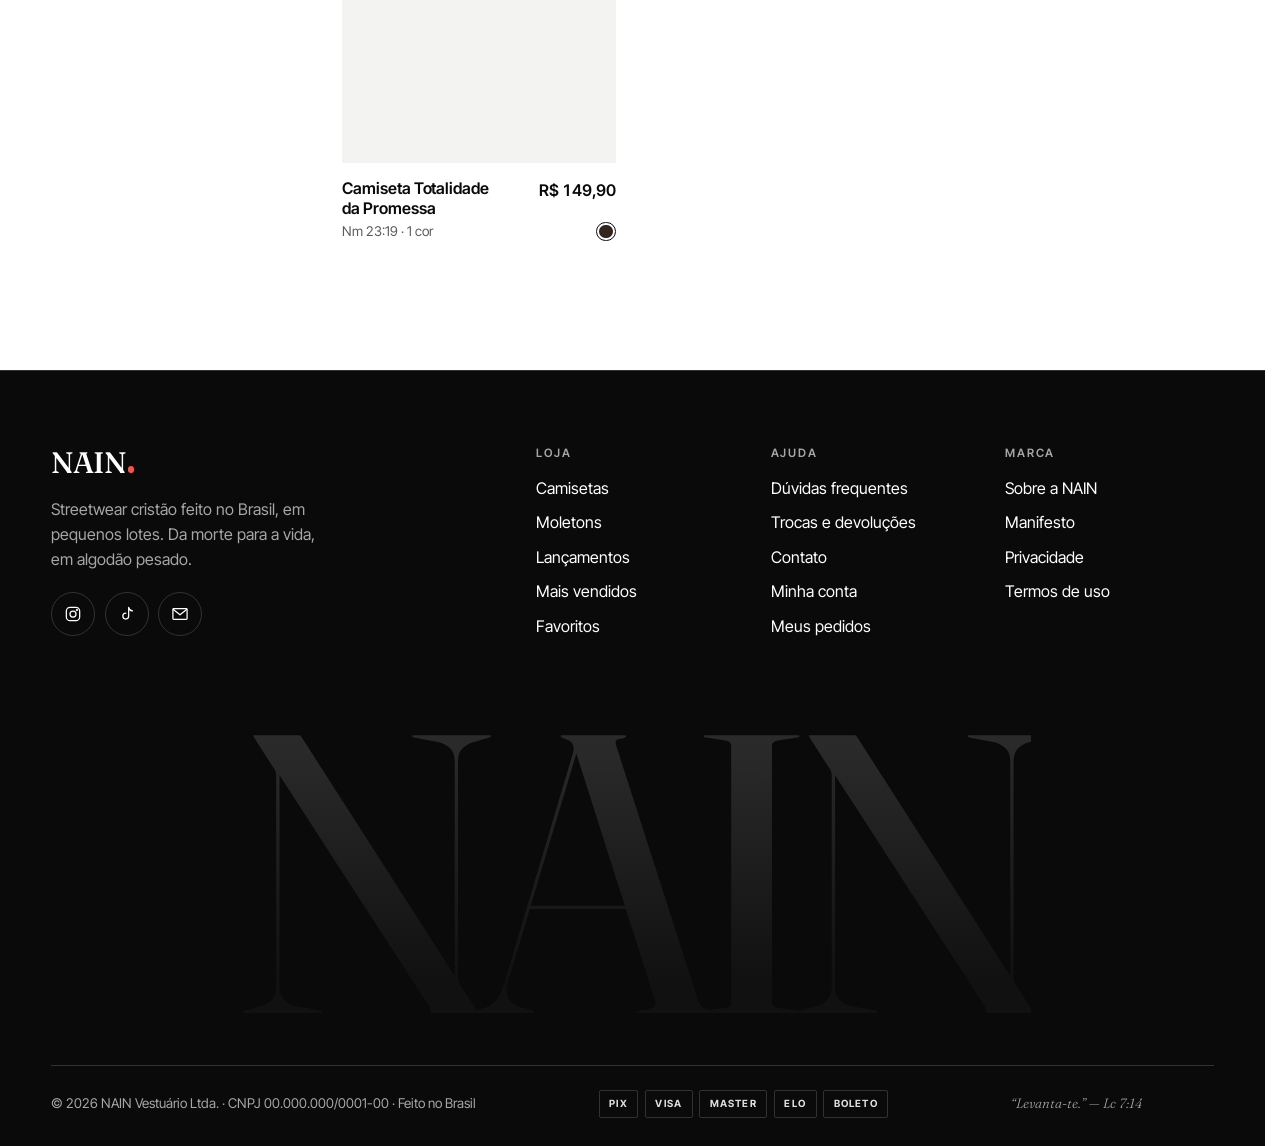
<file: catalogo.html>
<!doctype html>
<html lang="pt-BR">
<head>
  <meta charset="utf-8">
  <meta name="viewport" content="width=device-width, initial-scale=1">
  <title>Coleção — NAIN</title>
  <meta name="description" content="Camisetas e moletons NAIN: streetwear cristão em algodão pesado. Filtre por categoria, tamanho, cor e preço.">
  <meta name="theme-color" content="#0B0A08">
  <link rel="icon" href="assets/favicon.svg" type="image/svg+xml">
  <link rel="preconnect" href="https://fonts.googleapis.com">
  <link rel="preconnect" href="https://fonts.gstatic.com" crossorigin>
  <link href="https://fonts.googleapis.com/css2?family=Fraunces:ital,opsz,wght@0,9..144,300..600;1,9..144,300..600&family=Inter+Tight:wght@400;500;600;700&display=swap" rel="stylesheet">
  <link rel="stylesheet" href="css/styles.css">
  <script>
    (function (d) {
      d.classList.add('js');
      if (window.matchMedia('(prefers-reduced-motion: reduce)').matches) d.classList.add('reduce-motion');
    })(document.documentElement);
  </script>
</head>
<body data-page="catalogo">
  <a class="skip-link" href="#main">Pular para o conteúdo</a>
  <div id="site-header"></div>

  <main id="main">
    <header class="page-head page-head--split">
      <nav aria-label="Você está em"><ol class="crumbs"><li><a href="index.html">Início</a></li><li aria-current="page" data-cat-crumb>Coleção</li></ol></nav>
      <h1 class="display" data-cat-title>Coleção</h1>
      <p class="lead" data-cat-lead>Uma coleção, um só enredo: o instante em que a escuridão perde.</p>
    </header>
    
    <section class="catalog" aria-label="Produtos">
      <div class="catalog__bar">
        <button type="button" class="btn btn--ghost btn--sm catalog__filter-btn" data-open-filters><span style="display:inline-flex;gap:.6rem;align-items:center"><svg class="icon" viewBox="0 0 24 24" aria-hidden="true"><path d="M4 7h16M7 12h10M10 17h4"/></svg> Filtros</span><span data-filter-count></span></button>
        <div class="catalog__sort"><label class="sr-only" for="sort">Ordenar por</label><select id="sort"></select></div>
        <form class="catalog__search" role="search">
          <label class="sr-only" for="cat-q">Buscar na coleção</label>
          <svg class="icon" viewBox="0 0 24 24" aria-hidden="true"><circle cx="11" cy="11" r="6.5"/><path d="m20 20-4.2-4.2"/></svg>
          <input id="cat-q" type="search" placeholder="Buscar por peça, versículo ou cor" autocomplete="off">
        </form>
        <p class="catalog__count" data-count aria-live="polite"></p>
      </div>
      <div class="catalog__active chips" data-active aria-label="Filtros ativos"></div>
    
      <div class="catalog__layout">
        <aside class="filters--side" data-filters-side aria-label="Filtros"></aside>
        <div class="grid-products" data-grid></div>
      </div>
    </section>
  </main>

  <div id="site-footer"></div>

  <script src="js/config.js"></script>
  <script src="js/store.js"></script>
  <script src="js/products.js"></script>
  <script src="js/cart.js"></script>
  <script src="js/wishlist.js"></script>
  <script src="js/auth.js"></script>
  <script src="js/media.js"></script>
  <script src="js/templates.js"></script>
  <script src="js/forms.js"></script>
  <script src="js/ui.js"></script>
  <script src="js/catalog.js"></script>
</body>
</html>
</file>
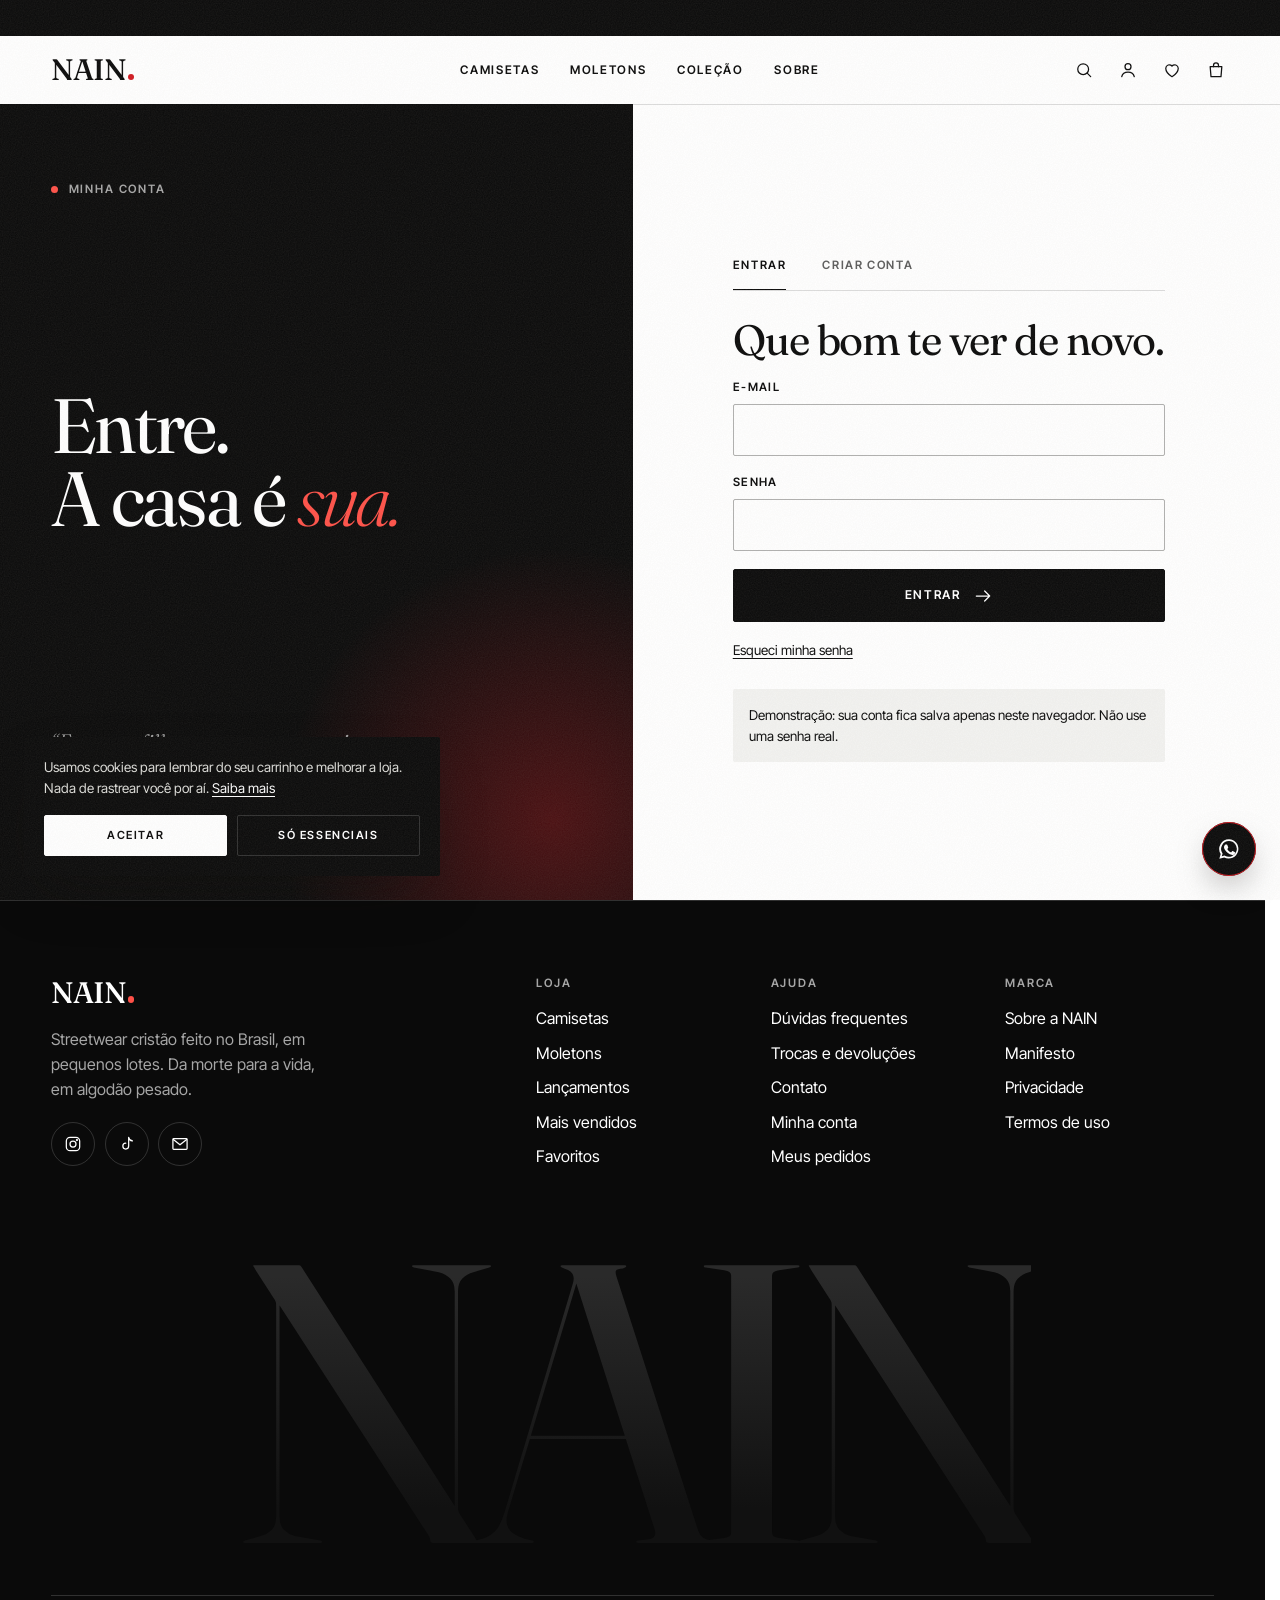
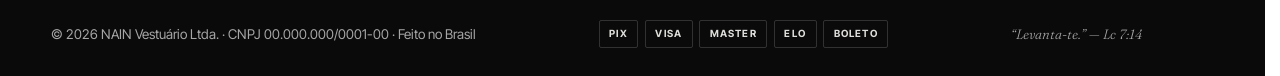
<file: conta.html>
<!doctype html>
<html lang="pt-BR">
<head>
  <meta charset="utf-8">
  <meta name="viewport" content="width=device-width, initial-scale=1">
  <title>Minha conta — NAIN</title>
  <meta name="description" content="Acompanhe seus pedidos, gerencie endereços e dados da sua conta NAIN.">
  <meta name="theme-color" content="#0B0A08">
  <link rel="icon" href="assets/favicon.svg" type="image/svg+xml">
  <link rel="preconnect" href="https://fonts.googleapis.com">
  <link rel="preconnect" href="https://fonts.gstatic.com" crossorigin>
  <link href="https://fonts.googleapis.com/css2?family=Fraunces:ital,opsz,wght@0,9..144,300..600;1,9..144,300..600&family=Inter+Tight:wght@400;500;600;700&display=swap" rel="stylesheet">
  <link rel="stylesheet" href="css/styles.css">
  <script>
    (function (d) {
      d.classList.add('js');
      if (window.matchMedia('(prefers-reduced-motion: reduce)').matches) d.classList.add('reduce-motion');
    })(document.documentElement);
  </script>
</head>
<body data-page="conta">
  <a class="skip-link" href="#main">Pular para o conteúdo</a>
  <div id="site-header"></div>

  <main id="main">
    <header class="page-head">
      <nav aria-label="Você está em"><ol class="crumbs"><li><a href="index.html">Início</a></li><li aria-current="page">Minha conta</li></ol></nav>
      <h1 class="display">Olá, <em data-hello>você</em></h1>
      <p class="lead" data-since></p>
    </header>
    
    <div class="account">
      <div class="account__nav" role="tablist" aria-label="Seções da conta" aria-orientation="vertical">
        <button type="button" role="tab" id="aba-pedidos" aria-controls="painel-pedidos" aria-selected="true">Pedidos</button>
        <button type="button" role="tab" id="aba-enderecos" aria-controls="painel-enderecos" aria-selected="false" tabindex="-1">Endereços</button>
        <button type="button" role="tab" id="aba-dados" aria-controls="painel-dados" aria-selected="false" tabindex="-1">Meus dados</button>
        <a href="favoritos.html">Favoritos</a>
        <button type="button" data-logout>Sair</button>
      </div>
      <div>
        <section class="tabpanel" id="painel-pedidos" role="tabpanel" aria-labelledby="aba-pedidos"></section>
        <section class="tabpanel" id="painel-enderecos" role="tabpanel" aria-labelledby="aba-enderecos" hidden></section>
        <section class="tabpanel" id="painel-dados" role="tabpanel" aria-labelledby="aba-dados" hidden></section>
      </div>
    </div>
  </main>

  <div id="site-footer"></div>

  <script src="js/config.js"></script>
  <script src="js/store.js"></script>
  <script src="js/products.js"></script>
  <script src="js/cart.js"></script>
  <script src="js/wishlist.js"></script>
  <script src="js/auth.js"></script>
  <script src="js/media.js"></script>
  <script src="js/templates.js"></script>
  <script src="js/forms.js"></script>
  <script src="js/ui.js"></script>
  <script src="js/account.js"></script>
</body>
</html>
</file>
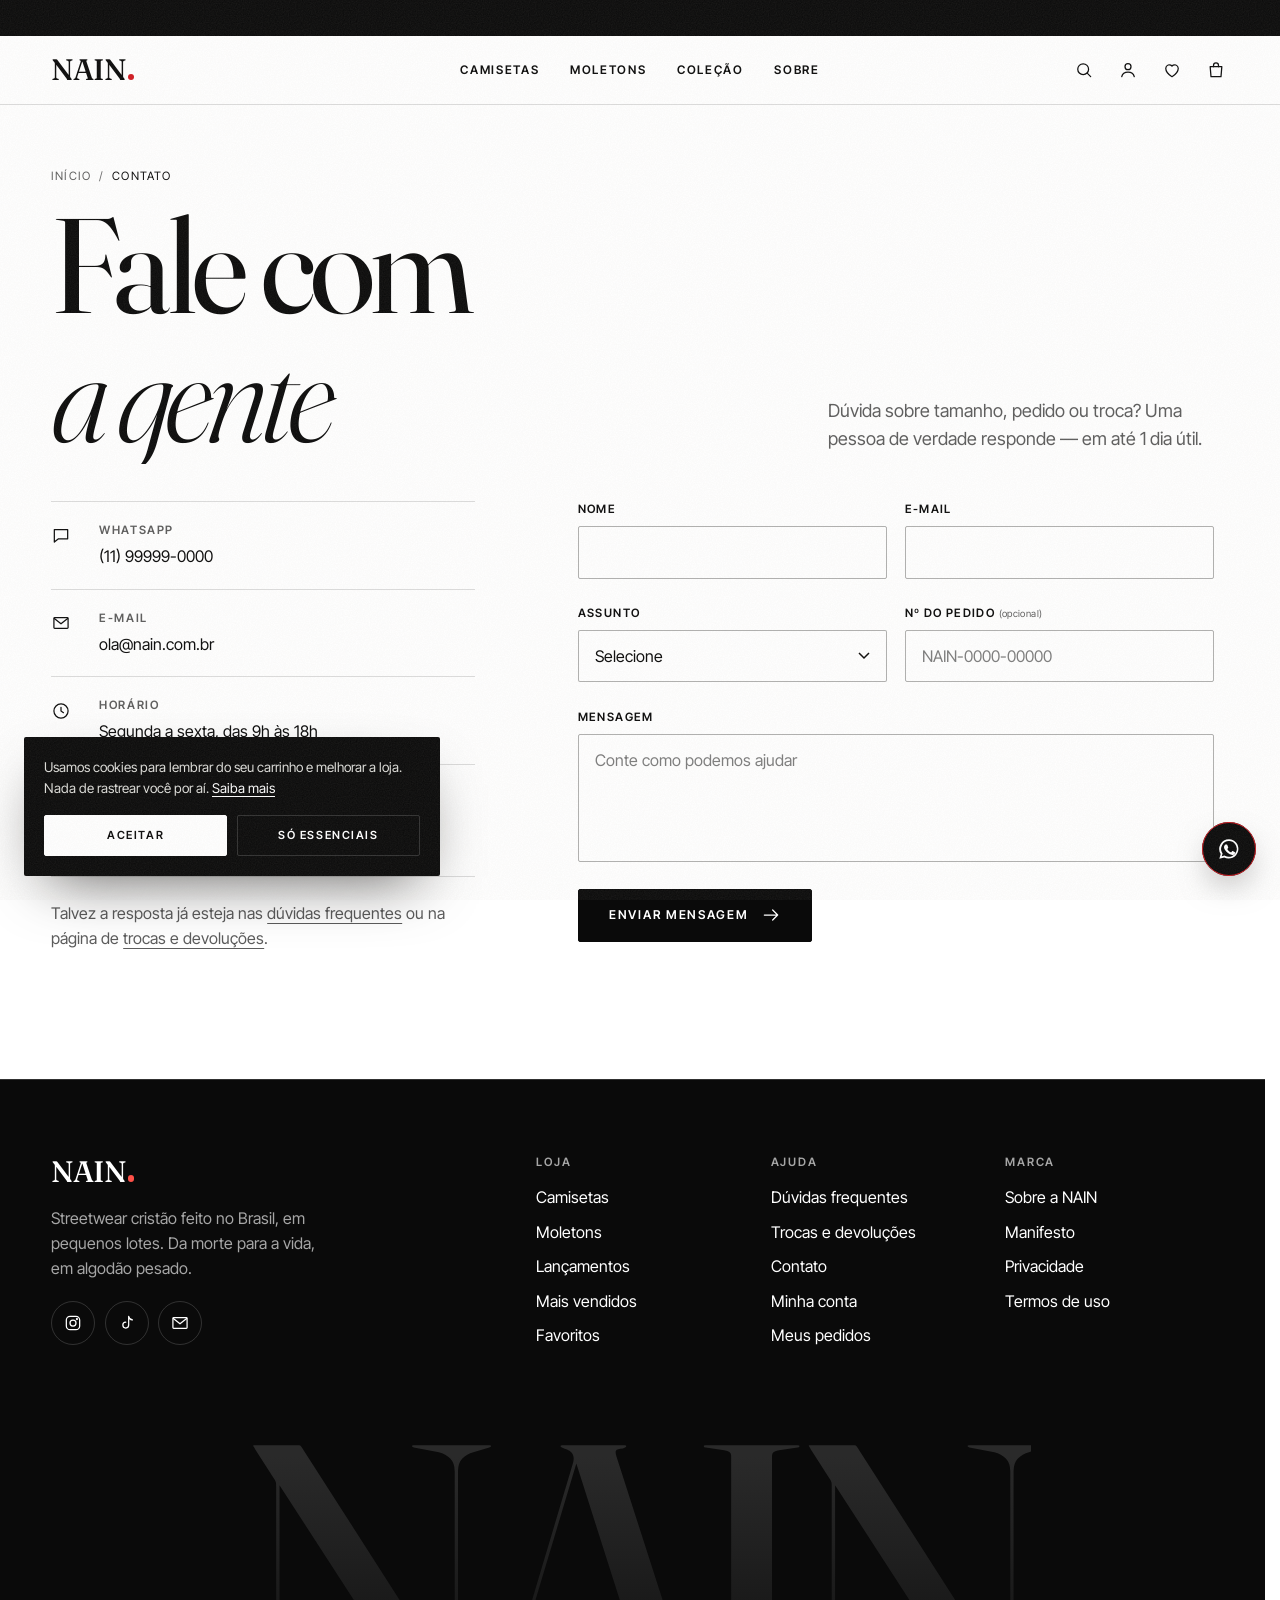
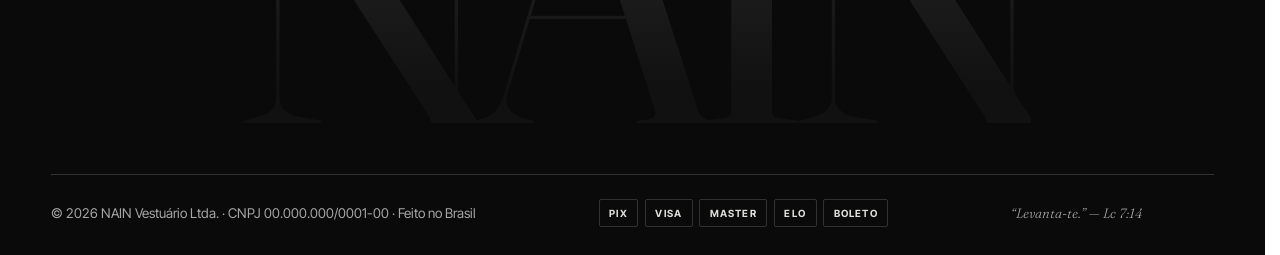
<file: contato.html>
<!doctype html>
<html lang="pt-BR">
<head>
  <meta charset="utf-8">
  <meta name="viewport" content="width=device-width, initial-scale=1">
  <title>Contato — NAIN</title>
  <meta name="description" content="Fale com a NAIN: WhatsApp, e-mail ou formulário. Respondemos em até 1 dia útil.">
  <meta name="theme-color" content="#0B0A08">
  <link rel="icon" href="assets/favicon.svg" type="image/svg+xml">
  <link rel="preconnect" href="https://fonts.googleapis.com">
  <link rel="preconnect" href="https://fonts.gstatic.com" crossorigin>
  <link href="https://fonts.googleapis.com/css2?family=Fraunces:ital,opsz,wght@0,9..144,300..600;1,9..144,300..600&family=Inter+Tight:wght@400;500;600;700&display=swap" rel="stylesheet">
  <link rel="stylesheet" href="css/styles.css">
  <script>
    (function (d) {
      d.classList.add('js');
      if (window.matchMedia('(prefers-reduced-motion: reduce)').matches) d.classList.add('reduce-motion');
    })(document.documentElement);
  </script>
</head>
<body data-page="contato">
  <a class="skip-link" href="#main">Pular para o conteúdo</a>
  <div id="site-header"></div>

  <main id="main">
    <header class="page-head page-head--split">
      <nav aria-label="Você está em"><ol class="crumbs"><li><a href="index.html">Início</a></li><li aria-current="page">Contato</li></ol></nav>
      <h1 class="display" data-reveal="lines">Fale com<br><em>a gente</em></h1>
      <p class="lead" data-reveal style="--d:.15s">Dúvida sobre tamanho, pedido ou troca? Uma pessoa de verdade responde — em até 1 dia útil.</p>
    </header>
    
    <div class="contact">
      <section aria-label="Canais de atendimento" data-reveal>
        <ul class="contact__list">
          <li><svg class="icon" viewBox="0 0 24 24" aria-hidden="true"><path d="M4 5.500h16v11H9l-5 4z"/></svg><small>WhatsApp</small><a href="https://wa.me/5511999990000" target="_blank" rel="noopener">(11) 99999-0000</a></li>
          <li><svg class="icon" viewBox="0 0 24 24" aria-hidden="true"><rect x="3.5" y="5.5" width="17" height="13" rx="1"/><path d="m4 6.500 8 6.500 8-6.500"/></svg><small>E-mail</small><a href="mailto:ola@nain.com.br">ola@nain.com.br</a></li>
          <li><svg class="icon" viewBox="0 0 24 24" aria-hidden="true"><circle cx="12" cy="12" r="8.500"/><path d="M12 7.500V12l3 2"/></svg><small>Horário</small><span>Segunda a sexta, das 9h às 18h</span></li>
          <li><svg class="icon" viewBox="0 0 24 24" aria-hidden="true"><path d="M12 21s-6.500-5.800-6.500-11a6.500 6.500 0 0 1 13 0c0 5.200-6.500 11-6.500 11z"/><circle cx="12" cy="10" r="2.300"/></svg><small>Estúdio</small><span>Rua da Consolação, 000 — São Paulo, SP<br><span class="muted small">Sem loja física por enquanto. Visitas com hora marcada.</span></span></li>
        </ul>
        <p style="margin-top:1.5rem" class="muted">Talvez a resposta já esteja nas <a class="link" href="faq.html">dúvidas frequentes</a> ou na página de <a class="link" href="trocas.html">trocas e devoluções</a>.</p>
      </section>
    
      <form class="form-grid" data-contact novalidate aria-label="Formulário de contato" data-reveal style="--d:.1s">
        <div class="field col-3"><label class="field__label" for="ct-name">Nome</label><input class="field__input" id="ct-name" name="name" autocomplete="name" data-validate="required"></div>
        <div class="field col-3"><label class="field__label" for="ct-email">E-mail</label><input class="field__input" id="ct-email" name="email" type="email" autocomplete="email" data-validate="required email"></div>
        <div class="field col-3"><label class="field__label" for="ct-subject">Assunto</label>
          <select id="ct-subject" name="subject" data-validate="required">
            <option value="">Selecione</option><option>Dúvida sobre produto ou tamanho</option><option>Acompanhar pedido</option><option>Troca ou devolução</option><option>Atacado e parcerias</option><option>Outro assunto</option>
          </select></div>
        <div class="field col-3"><label class="field__label" for="ct-order">Nº do pedido <small>(opcional)</small></label><input class="field__input" id="ct-order" name="order" placeholder="NAIN-0000-00000"></div>
        <div class="field"><label class="field__label" for="ct-msg">Mensagem</label><textarea id="ct-msg" name="message" data-validate="required min:10" placeholder="Conte como podemos ajudar"></textarea></div>
        <div><button class="btn" type="submit">Enviar mensagem <svg class="icon" viewBox="0 0 24 24" aria-hidden="true"><path d="M4 12h16m-6-6 6 6-6 6"/></svg></button></div>
      </form>
    </div>
  </main>

  <div id="site-footer"></div>

  <script src="js/config.js"></script>
  <script src="js/store.js"></script>
  <script src="js/products.js"></script>
  <script src="js/cart.js"></script>
  <script src="js/wishlist.js"></script>
  <script src="js/auth.js"></script>
  <script src="js/media.js"></script>
  <script src="js/templates.js"></script>
  <script src="js/forms.js"></script>
  <script src="js/ui.js"></script>
  <script src="js/pages.js"></script>
</body>
</html>
</file>
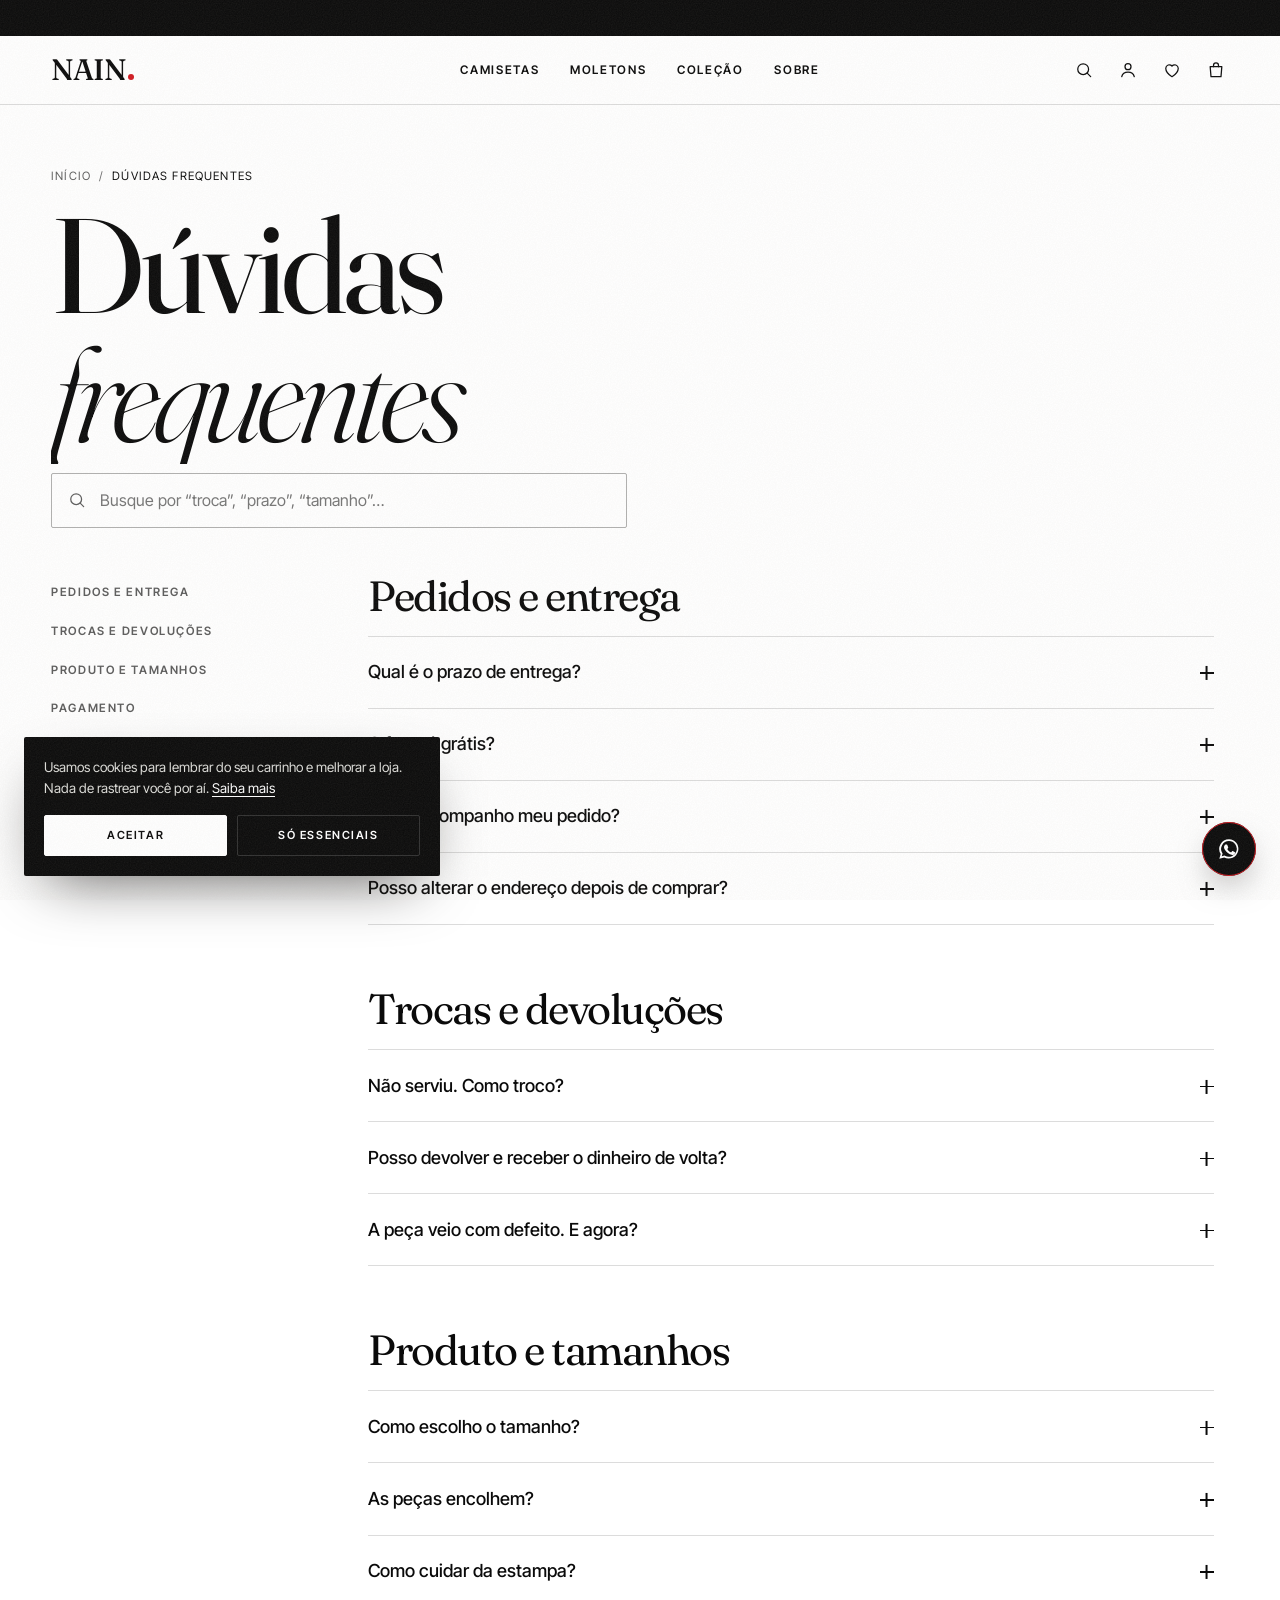
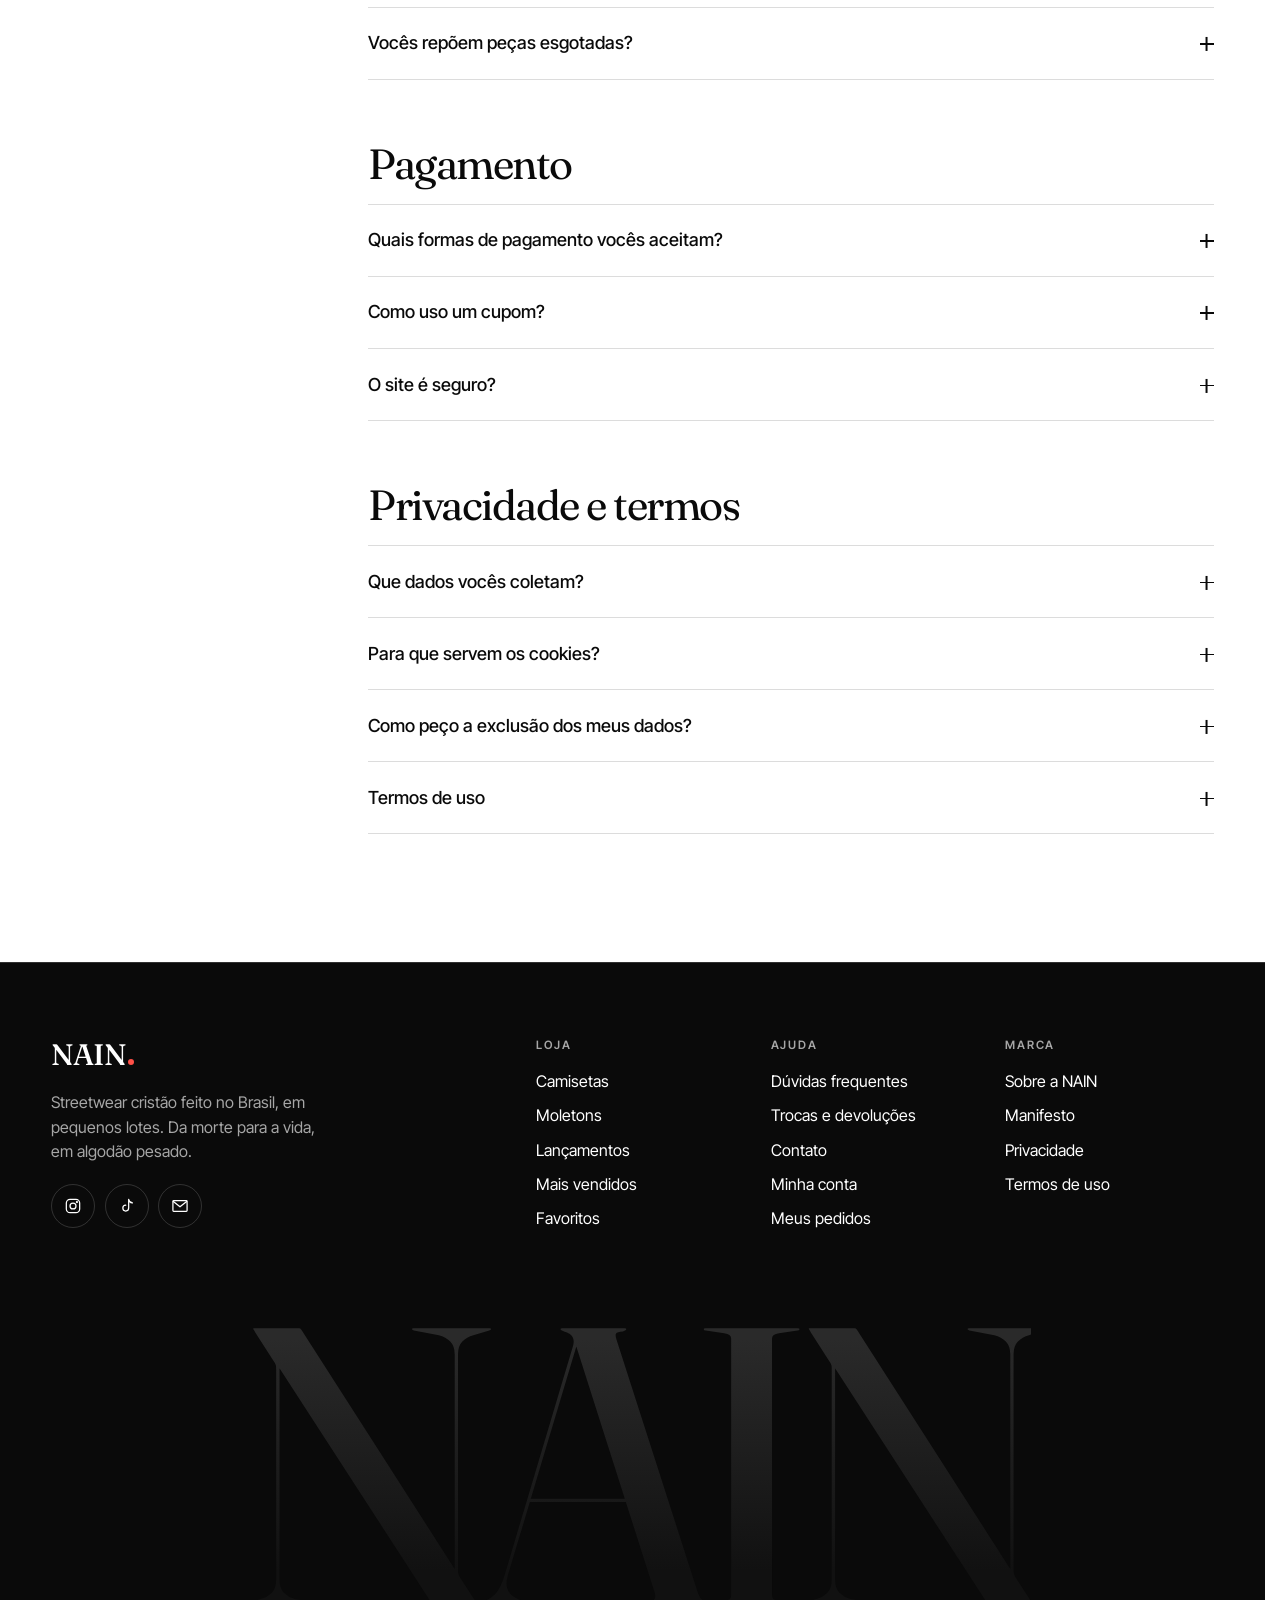
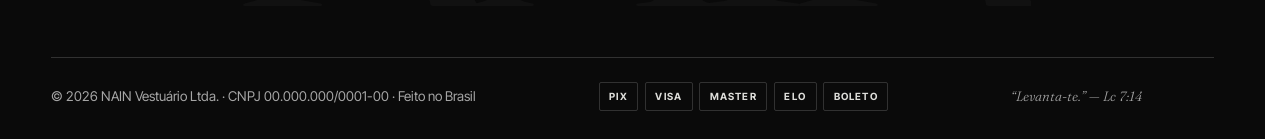
<file: faq.html>
<!doctype html>
<html lang="pt-BR">
<head>
  <meta charset="utf-8">
  <meta name="viewport" content="width=device-width, initial-scale=1">
  <title>Dúvidas frequentes — NAIN</title>
  <meta name="description" content="Respostas sobre pedidos, entrega, trocas, tamanhos, pagamento e privacidade na NAIN.">
  <meta name="theme-color" content="#0B0A08">
  <link rel="icon" href="assets/favicon.svg" type="image/svg+xml">
  <link rel="preconnect" href="https://fonts.googleapis.com">
  <link rel="preconnect" href="https://fonts.gstatic.com" crossorigin>
  <link href="https://fonts.googleapis.com/css2?family=Fraunces:ital,opsz,wght@0,9..144,300..600;1,9..144,300..600&family=Inter+Tight:wght@400;500;600;700&display=swap" rel="stylesheet">
  <link rel="stylesheet" href="css/styles.css">
  <script>
    (function (d) {
      d.classList.add('js');
      if (window.matchMedia('(prefers-reduced-motion: reduce)').matches) d.classList.add('reduce-motion');
    })(document.documentElement);
  </script>
</head>
<body data-page="faq">
  <a class="skip-link" href="#main">Pular para o conteúdo</a>
  <div id="site-header"></div>

  <main id="main">
    <header class="page-head">
      <nav aria-label="Você está em"><ol class="crumbs"><li><a href="index.html">Início</a></li><li aria-current="page">Dúvidas frequentes</li></ol></nav>
      <h1 class="display" data-reveal="lines">Dúvidas<br><em>frequentes</em></h1>
      <form class="faq-search" role="search" data-reveal style="--d:.15s">
        <label class="sr-only" for="faq-q">Buscar nas dúvidas</label>
        <svg class="icon" viewBox="0 0 24 24" aria-hidden="true"><circle cx="11" cy="11" r="6.5"/><path d="m20 20-4.2-4.2"/></svg>
        <input id="faq-q" type="search" placeholder="Busque por “troca”, “prazo”, “tamanho”…" autocomplete="off">
      </form>
    </header>
    
    <div class="doc">
      <nav class="doc__nav" aria-label="Categorias de dúvidas">
        <a href="#pedidos">Pedidos e entrega</a>
        <a href="#trocas">Trocas e devoluções</a>
        <a href="#produto">Produto e tamanhos</a>
        <a href="#pagamento">Pagamento</a>
        <a href="#privacidade">Privacidade e termos</a>
      </nav>
      <div>
        <section id="pedidos" aria-labelledby="pedidos-title">
          <h2 id="pedidos-title">Pedidos e entrega</h2>
          <div class="acc">
            <div class="acc__item"><h3 style="font:inherit;letter-spacing:0"><button type="button" class="acc__btn" aria-expanded="false" aria-controls="pedidos-0">Qual é o prazo de entrega?<span class="acc__plus" aria-hidden="true"></span></button></h3>
      <div class="acc__panel" id="pedidos-0"><div><div class="acc__content"><p>Postamos em até 24h úteis após a confirmação do pagamento. Depois disso, o prazo depende do seu CEP: de 3 a 12 dias úteis na entrega econômica e de 1 a 6 na expressa. Calcule o prazo exato na página da peça ou no carrinho.</p></div></div></div></div>
            <div class="acc__item"><h3 style="font:inherit;letter-spacing:0"><button type="button" class="acc__btn" aria-expanded="false" aria-controls="pedidos-1">O frete é grátis?<span class="acc__plus" aria-hidden="true"></span></button></h3>
      <div class="acc__panel" id="pedidos-1"><div><div class="acc__content"><p>Sim, na entrega econômica para compras acima de R$ 299,00, para todo o Brasil. O progresso aparece no carrinho.</p></div></div></div></div>
            <div class="acc__item"><h3 style="font:inherit;letter-spacing:0"><button type="button" class="acc__btn" aria-expanded="false" aria-controls="pedidos-2">Como acompanho meu pedido?<span class="acc__plus" aria-hidden="true"></span></button></h3>
      <div class="acc__panel" id="pedidos-2"><div><div class="acc__content"><p>Você recebe o código de rastreio por e-mail assim que a peça é postada. Também dá para ver o status em <a class="link" href="conta.html#pedidos">Minha conta → Pedidos</a>.</p></div></div></div></div>
            <div class="acc__item"><h3 style="font:inherit;letter-spacing:0"><button type="button" class="acc__btn" aria-expanded="false" aria-controls="pedidos-3">Posso alterar o endereço depois de comprar?<span class="acc__plus" aria-hidden="true"></span></button></h3>
      <div class="acc__panel" id="pedidos-3"><div><div class="acc__content"><p>Se o pedido ainda não foi postado, sim. Chame no WhatsApp o quanto antes com o número do pedido.</p></div></div></div></div>
          </div>
        </section>
        <section id="trocas" aria-labelledby="trocas-title">
          <h2 id="trocas-title">Trocas e devoluções</h2>
          <div class="acc">
            <div class="acc__item"><h3 style="font:inherit;letter-spacing:0"><button type="button" class="acc__btn" aria-expanded="false" aria-controls="trocas-0">Não serviu. Como troco?<span class="acc__plus" aria-hidden="true"></span></button></h3>
      <div class="acc__panel" id="trocas-0"><div><div class="acc__content"><p>A primeira troca é por nossa conta, em até 30 dias após o recebimento. Peça pelo <a class="link" href="contato.html">contato</a> informando o número do pedido e o novo tamanho. Veja o passo a passo em <a class="link" href="trocas.html">Trocas e devoluções</a>.</p></div></div></div></div>
            <div class="acc__item"><h3 style="font:inherit;letter-spacing:0"><button type="button" class="acc__btn" aria-expanded="false" aria-controls="trocas-1">Posso devolver e receber o dinheiro de volta?<span class="acc__plus" aria-hidden="true"></span></button></h3>
      <div class="acc__panel" id="trocas-1"><div><div class="acc__content"><p>Pode. Você tem 7 dias corridos após o recebimento para desistir da compra. O reembolso é feito na mesma forma de pagamento, em até 10 dias úteis depois que a peça chega ao estúdio.</p></div></div></div></div>
            <div class="acc__item"><h3 style="font:inherit;letter-spacing:0"><button type="button" class="acc__btn" aria-expanded="false" aria-controls="trocas-2">A peça veio com defeito. E agora?<span class="acc__plus" aria-hidden="true"></span></button></h3>
      <div class="acc__panel" id="trocas-2"><div><div class="acc__content"><p>Pedimos desculpas desde já. Envie uma foto pelo WhatsApp ou e-mail: trocamos ou reembolsamos sem custo, em até 90 dias.</p></div></div></div></div>
          </div>
        </section>
        <section id="produto" aria-labelledby="produto-title">
          <h2 id="produto-title">Produto e tamanhos</h2>
          <div class="acc">
            <div class="acc__item"><h3 style="font:inherit;letter-spacing:0"><button type="button" class="acc__btn" aria-expanded="false" aria-controls="produto-0">Como escolho o tamanho?<span class="acc__plus" aria-hidden="true"></span></button></h3>
      <div class="acc__panel" id="produto-0"><div><div class="acc__content"><p>A modelagem é oversized. Se você gosta de roupa mais justa, peça um tamanho abaixo do seu habitual. Cada página de peça tem um guia de medidas em centímetros.</p></div></div></div></div>
            <div class="acc__item"><h3 style="font:inherit;letter-spacing:0"><button type="button" class="acc__btn" aria-expanded="false" aria-controls="produto-1">As peças encolhem?<span class="acc__plus" aria-hidden="true"></span></button></h3>
      <div class="acc__panel" id="produto-1"><div><div class="acc__content"><p>O tecido é pré-encolhido. Lavando com água fria e sem secadora, a variação é mínima (até 2%).</p></div></div></div></div>
            <div class="acc__item"><h3 style="font:inherit;letter-spacing:0"><button type="button" class="acc__btn" aria-expanded="false" aria-controls="produto-2">Como cuidar da estampa?<span class="acc__plus" aria-hidden="true"></span></button></h3>
      <div class="acc__panel" id="produto-2"><div><div class="acc__content"><p>Lave do avesso, com sabão neutro e água fria. Não use alvejante. Passe pelo avesso, sem encostar o ferro na estampa.</p></div></div></div></div>
            <div class="acc__item"><h3 style="font:inherit;letter-spacing:0"><button type="button" class="acc__btn" aria-expanded="false" aria-controls="produto-3">Vocês repõem peças esgotadas?<span class="acc__plus" aria-hidden="true"></span></button></h3>
      <div class="acc__panel" id="produto-3"><div><div class="acc__content"><p>Às vezes. Trabalhamos com lotes pequenos e algumas peças são edições únicas. Assine a newsletter para saber das reposições primeiro.</p></div></div></div></div>
          </div>
        </section>
        <section id="pagamento" aria-labelledby="pagamento-title">
          <h2 id="pagamento-title">Pagamento</h2>
          <div class="acc">
            <div class="acc__item"><h3 style="font:inherit;letter-spacing:0"><button type="button" class="acc__btn" aria-expanded="false" aria-controls="pagamento-0">Quais formas de pagamento vocês aceitam?<span class="acc__plus" aria-hidden="true"></span></button></h3>
      <div class="acc__panel" id="pagamento-0"><div><div class="acc__content"><p>Pix (com 5% de desconto), cartão de crédito em até 6x sem juros e boleto bancário.</p></div></div></div></div>
            <div class="acc__item"><h3 style="font:inherit;letter-spacing:0"><button type="button" class="acc__btn" aria-expanded="false" aria-controls="pagamento-1">Como uso um cupom?<span class="acc__plus" aria-hidden="true"></span></button></h3>
      <div class="acc__panel" id="pagamento-1"><div><div class="acc__content"><p>Digite o código no carrinho, no campo “Cupom de desconto”. Na primeira compra, use <strong>NAIN10</strong> para 10% off. Cupons não são cumulativos.</p></div></div></div></div>
            <div class="acc__item"><h3 style="font:inherit;letter-spacing:0"><button type="button" class="acc__btn" aria-expanded="false" aria-controls="pagamento-2">O site é seguro?<span class="acc__plus" aria-hidden="true"></span></button></h3>
      <div class="acc__panel" id="pagamento-2"><div><div class="acc__content"><p>Sim. Os dados de pagamento são processados por um intermediador certificado e não ficam armazenados com a gente.</p></div></div></div></div>
          </div>
        </section>
        <section id="privacidade" aria-labelledby="privacidade-title">
          <h2 id="privacidade-title">Privacidade e termos</h2>
          <div class="acc">
            <div class="acc__item"><h3 style="font:inherit;letter-spacing:0"><button type="button" class="acc__btn" aria-expanded="false" aria-controls="privacidade-0">Que dados vocês coletam?<span class="acc__plus" aria-hidden="true"></span></button></h3>
      <div class="acc__panel" id="privacidade-0"><div><div class="acc__content"><p>Apenas o necessário para entregar o seu pedido: nome, CPF (nota fiscal), e-mail, telefone e endereço. Não vendemos nem compartilhamos seus dados com terceiros para fins de publicidade.</p></div></div></div></div>
            <div class="acc__item"><h3 style="font:inherit;letter-spacing:0"><button type="button" class="acc__btn" aria-expanded="false" aria-controls="privacidade-1">Para que servem os cookies?<span class="acc__plus" aria-hidden="true"></span></button></h3>
      <div class="acc__panel" id="privacidade-1"><div><div class="acc__content"><p>Para lembrar do seu carrinho, dos favoritos e das suas preferências. Você pode aceitar só os essenciais no aviso que aparece na primeira visita.</p></div></div></div></div>
            <div class="acc__item"><h3 style="font:inherit;letter-spacing:0"><button type="button" class="acc__btn" aria-expanded="false" aria-controls="privacidade-2">Como peço a exclusão dos meus dados?<span class="acc__plus" aria-hidden="true"></span></button></h3>
      <div class="acc__panel" id="privacidade-2"><div><div class="acc__content"><p>Envie um e-mail para <a class="link" href="mailto:ola@nain.com.br">ola@nain.com.br</a> com o assunto “Excluir meus dados”. Atendemos em até 15 dias, conforme a LGPD.</p></div></div></div></div>
            <div class="acc__item"><h3 style="font:inherit;letter-spacing:0"><button type="button" class="acc__btn" aria-expanded="false" aria-controls="privacidade-3">Termos de uso<span class="acc__plus" aria-hidden="true"></span></button></h3>
      <div class="acc__panel" id="privacidade-3"><div><div class="acc__content"><p>Ao comprar na NAIN você concorda com as condições desta página: preços e estoque podem mudar sem aviso, os prazos começam a contar após a confirmação do pagamento e as imagens são ilustrativas. Qualquer dúvida, fale com a gente.</p></div></div></div></div>
          </div>
        </section>
        <div class="empty" data-faq-empty hidden>
          <span class="empty__dot" aria-hidden="true"></span>
          <h2>Não achamos essa resposta</h2>
          <p>Tente outra palavra ou fale direto com a gente.</p>
          <a class="btn" href="contato.html">Falar com a NAIN <svg class="icon" viewBox="0 0 24 24" aria-hidden="true"><path d="M4 12h16m-6-6 6 6-6 6"/></svg></a>
        </div>
      </div>
    </div>
  </main>

  <div id="site-footer"></div>

  <script src="js/config.js"></script>
  <script src="js/store.js"></script>
  <script src="js/products.js"></script>
  <script src="js/cart.js"></script>
  <script src="js/wishlist.js"></script>
  <script src="js/auth.js"></script>
  <script src="js/media.js"></script>
  <script src="js/templates.js"></script>
  <script src="js/forms.js"></script>
  <script src="js/ui.js"></script>
  <script src="js/pages.js"></script>
</body>
</html>
</file>
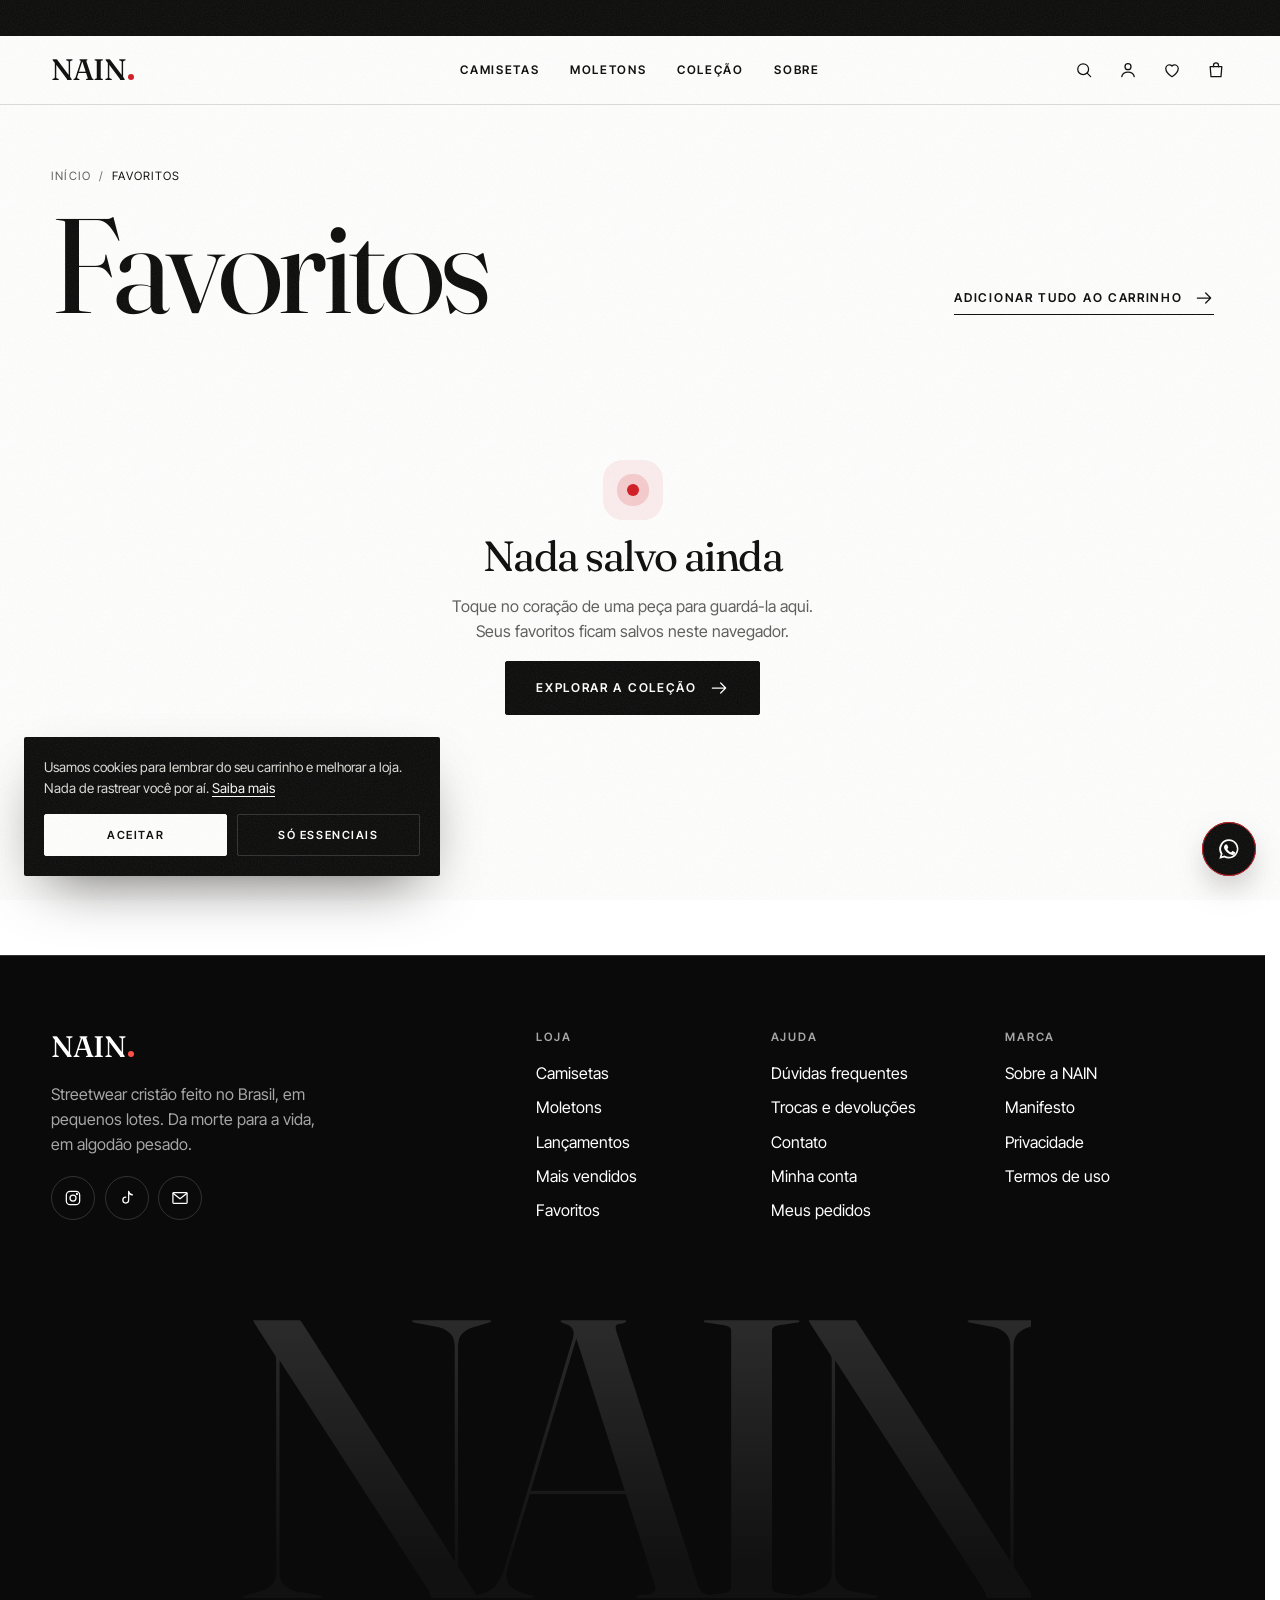
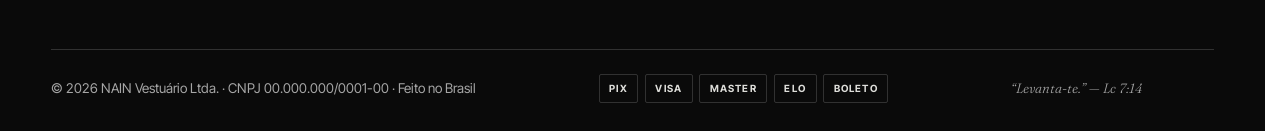
<file: favoritos.html>
<!doctype html>
<html lang="pt-BR">
<head>
  <meta charset="utf-8">
  <meta name="viewport" content="width=device-width, initial-scale=1">
  <title>Favoritos — NAIN</title>
  <meta name="description" content="As peças NAIN que você salvou para depois.">
  <meta name="theme-color" content="#0B0A08">
  <link rel="icon" href="assets/favicon.svg" type="image/svg+xml">
  <link rel="preconnect" href="https://fonts.googleapis.com">
  <link rel="preconnect" href="https://fonts.gstatic.com" crossorigin>
  <link href="https://fonts.googleapis.com/css2?family=Fraunces:ital,opsz,wght@0,9..144,300..600;1,9..144,300..600&family=Inter+Tight:wght@400;500;600;700&display=swap" rel="stylesheet">
  <link rel="stylesheet" href="css/styles.css">
  <script>
    (function (d) {
      d.classList.add('js');
      if (window.matchMedia('(prefers-reduced-motion: reduce)').matches) d.classList.add('reduce-motion');
    })(document.documentElement);
  </script>
</head>
<body data-page="favoritos">
  <a class="skip-link" href="#main">Pular para o conteúdo</a>
  <div id="site-header"></div>

  <main id="main">
    <header class="page-head page-head--split">
      <nav aria-label="Você está em"><ol class="crumbs"><li><a href="index.html">Início</a></li><li aria-current="page">Favoritos</li></ol></nav>
      <h1 class="display">Favoritos</h1>
      <div class="section__aside">
        <p class="lead" data-fav-total></p>
        <button type="button" class="link-arrow" data-fav-all>Adicionar tudo ao carrinho <svg class="icon" viewBox="0 0 24 24" aria-hidden="true"><path d="M4 12h16m-6-6 6 6-6 6"/></svg></button>
      </div>
    </header>
    
    <section class="catalog" aria-label="Peças favoritas">
      <div class="grid-products grid-products--4" data-fav-grid></div>
    </section>
  </main>

  <div id="site-footer"></div>

  <script src="js/config.js"></script>
  <script src="js/store.js"></script>
  <script src="js/products.js"></script>
  <script src="js/cart.js"></script>
  <script src="js/wishlist.js"></script>
  <script src="js/auth.js"></script>
  <script src="js/media.js"></script>
  <script src="js/templates.js"></script>
  <script src="js/forms.js"></script>
  <script src="js/ui.js"></script>
  <script src="js/pages.js"></script>
</body>
</html>
</file>
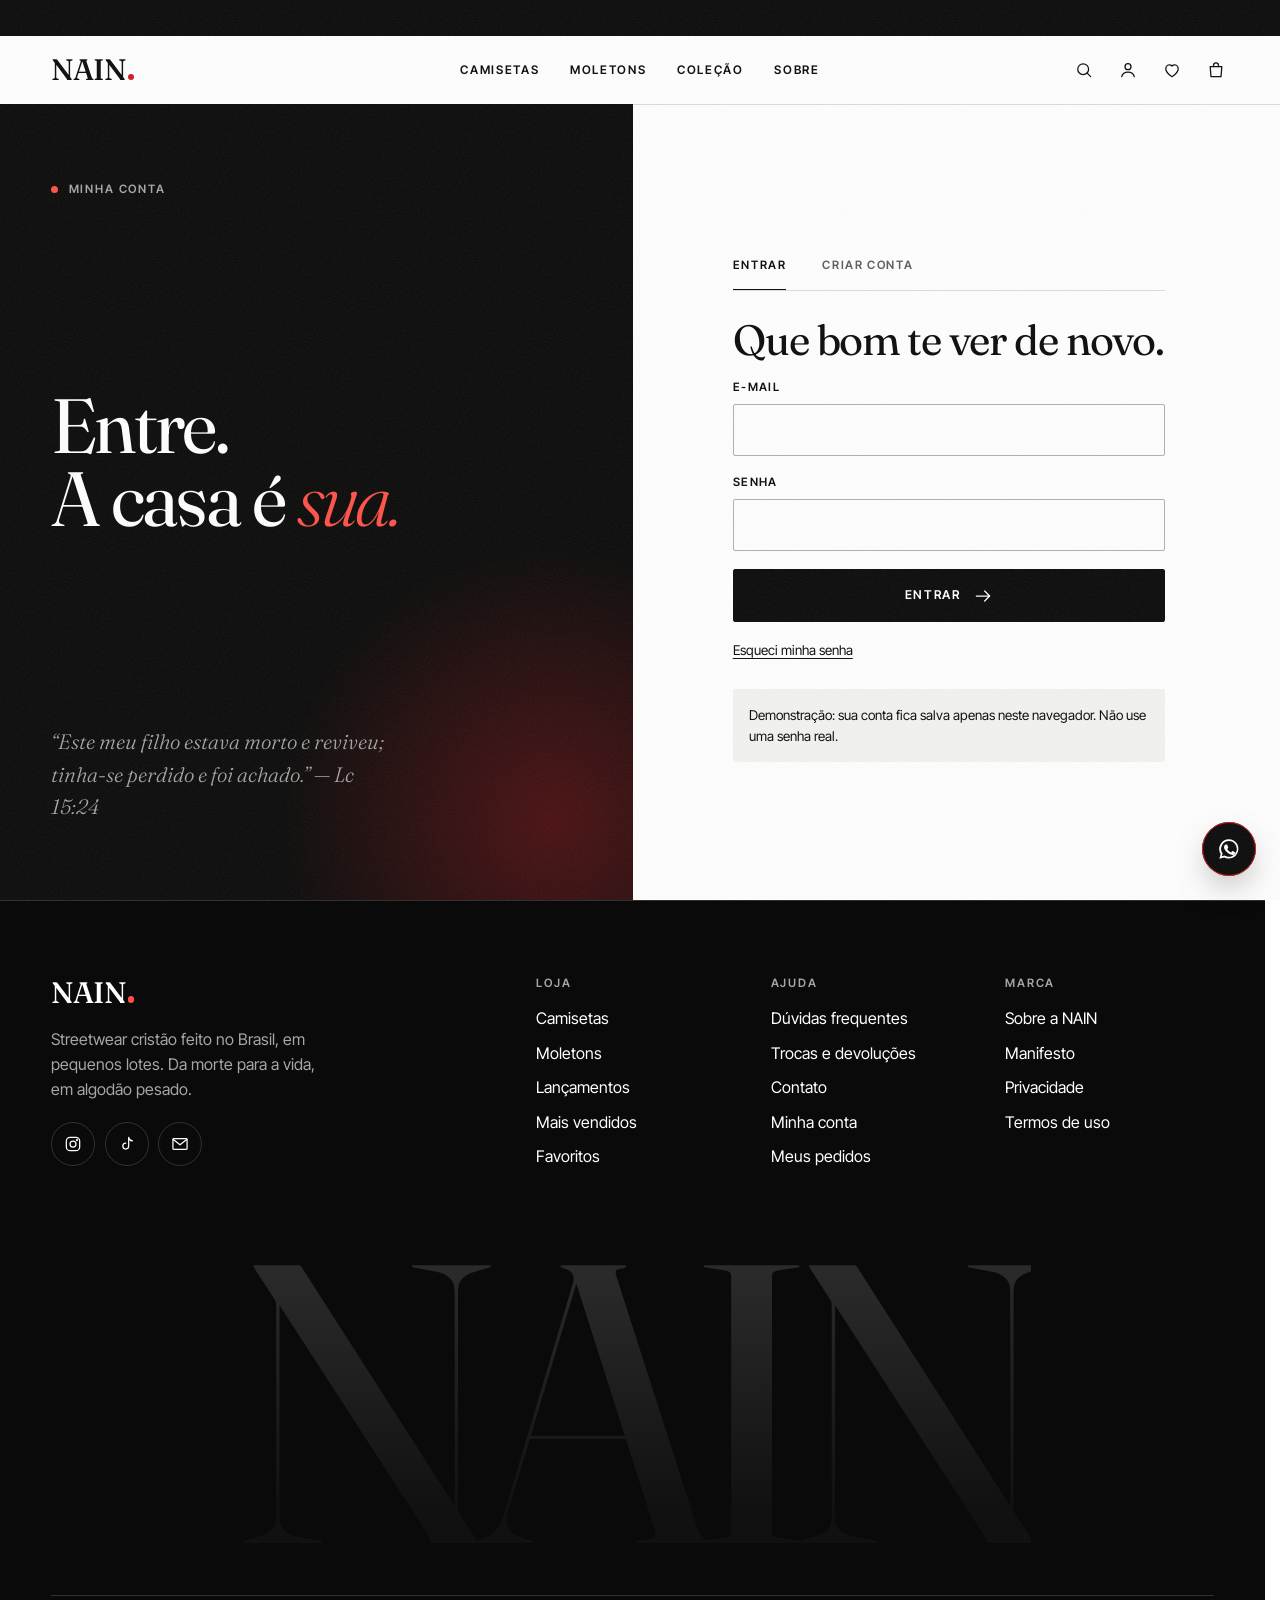
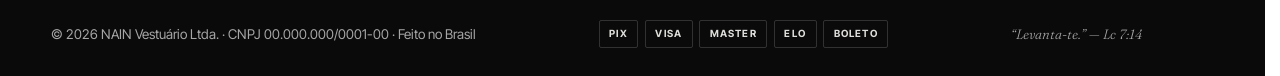
<file: login.html>
<!doctype html>
<html lang="pt-BR">
<head>
  <meta charset="utf-8">
  <meta name="viewport" content="width=device-width, initial-scale=1">
  <title>Entrar — NAIN</title>
  <meta name="description" content="Entre ou crie sua conta NAIN para acompanhar pedidos, salvar endereços e favoritos.">
  <meta name="theme-color" content="#0B0A08">
  <link rel="icon" href="assets/favicon.svg" type="image/svg+xml">
  <link rel="preconnect" href="https://fonts.googleapis.com">
  <link rel="preconnect" href="https://fonts.gstatic.com" crossorigin>
  <link href="https://fonts.googleapis.com/css2?family=Fraunces:ital,opsz,wght@0,9..144,300..600;1,9..144,300..600&family=Inter+Tight:wght@400;500;600;700&display=swap" rel="stylesheet">
  <link rel="stylesheet" href="css/styles.css">
  <script>
    (function (d) {
      d.classList.add('js');
      if (window.matchMedia('(prefers-reduced-motion: reduce)').matches) d.classList.add('reduce-motion');
    })(document.documentElement);
  </script>
</head>
<body data-page="login">
  <a class="skip-link" href="#main">Pular para o conteúdo</a>
  <div id="site-header"></div>

  <main id="main">
    <div class="auth">
      <section class="auth__side on-dark" aria-label="Minha conta">
        <p class="eyebrow">Minha conta</p>
        <h1 class="display">Entre.<br>A casa é <em style="color:var(--accent)">sua.</em></h1>
        <p class="serif-i" style="font-size:1.3rem;max-width:26ch;color:var(--muted-dark)">“Este meu filho estava morto e reviveu; tinha-se perdido e foi achado.” — Lc 15:24</p>
      </section>
    
      <section class="auth__main" aria-label="Acesso à conta">
        <div class="auth__box">
          <div class="tabs" role="tablist" aria-label="Entrar ou criar conta">
            <button type="button" class="tab" role="tab" id="tab-entrar" aria-controls="painel-entrar" aria-selected="true">Entrar</button>
            <button type="button" class="tab" role="tab" id="tab-cadastro" aria-controls="painel-cadastro" aria-selected="false" tabindex="-1">Criar conta</button>
          </div>
    
          <div class="tabpanel" id="painel-entrar" role="tabpanel" aria-labelledby="tab-entrar">
            <form data-login novalidate>
              <h2 class="display display--md">Que bom te ver de novo.</h2>
              <div class="field"><label class="field__label" for="lg-email">E-mail</label><input class="field__input" id="lg-email" name="email" type="email" autocomplete="email" data-validate="required email"></div>
              <div class="field"><label class="field__label" for="lg-pass">Senha</label><input class="field__input" id="lg-pass" name="password" type="password" autocomplete="current-password" data-validate="required"></div>
              <button class="btn btn--block" type="submit">Entrar <svg class="icon" viewBox="0 0 24 24" aria-hidden="true"><path d="M4 12h16m-6-6 6 6-6 6"/></svg></button>
              <p class="small"><button type="button" class="link" data-forgot>Esqueci minha senha</button></p>
            </form>
          </div>
    
          <div class="tabpanel" id="painel-cadastro" role="tabpanel" aria-labelledby="tab-cadastro" hidden>
            <form data-register novalidate>
              <h2 class="display display--md">Crie sua conta em um minuto.</h2>
              <div class="field"><label class="field__label" for="rg-name">Nome completo</label><input class="field__input" id="rg-name" name="name" autocomplete="name" data-validate="required name"></div>
              <div class="field"><label class="field__label" for="rg-email">E-mail</label><input class="field__input" id="rg-email" name="email" type="email" autocomplete="email" data-validate="required email"></div>
              <div class="field"><label class="field__label" for="rg-phone">Celular <small>(opcional)</small></label><input class="field__input" id="rg-phone" name="phone" type="tel" autocomplete="tel" inputmode="numeric" placeholder="(11) 90000-0000" data-mask="phone" data-validate="phone"></div>
              <div class="field"><label class="field__label" for="rg-pass">Senha</label><input class="field__input" id="rg-pass" name="password" type="password" autocomplete="new-password" data-validate="required min:6"><p class="field__hint">Mínimo de 6 caracteres.</p></div>
              <div class="field"><label class="field__label" for="rg-pass2">Confirmar senha</label><input class="field__input" id="rg-pass2" name="password2" type="password" autocomplete="new-password" data-validate="required match:#rg-pass"></div>
              <label class="check"><input type="checkbox" name="terms" data-validate="required"><span class="check__box" aria-hidden="true"></span><span>Li e aceito os <a class="link" href="faq.html#privacidade">termos e a política de privacidade</a>.</span></label>
              <button class="btn btn--block" type="submit">Criar conta <svg class="icon" viewBox="0 0 24 24" aria-hidden="true"><path d="M4 12h16m-6-6 6 6-6 6"/></svg></button>
            </form>
          </div>
    
          <p class="note"><span>Demonstração: sua conta fica salva apenas neste navegador. Não use uma senha real.</span></p>
        </div>
      </section>
    </div>
  </main>

  <div id="site-footer"></div>

  <script src="js/config.js"></script>
  <script src="js/store.js"></script>
  <script src="js/products.js"></script>
  <script src="js/cart.js"></script>
  <script src="js/wishlist.js"></script>
  <script src="js/auth.js"></script>
  <script src="js/media.js"></script>
  <script src="js/templates.js"></script>
  <script src="js/forms.js"></script>
  <script src="js/ui.js"></script>
  <script src="js/account.js"></script>
</body>
</html>
</file>
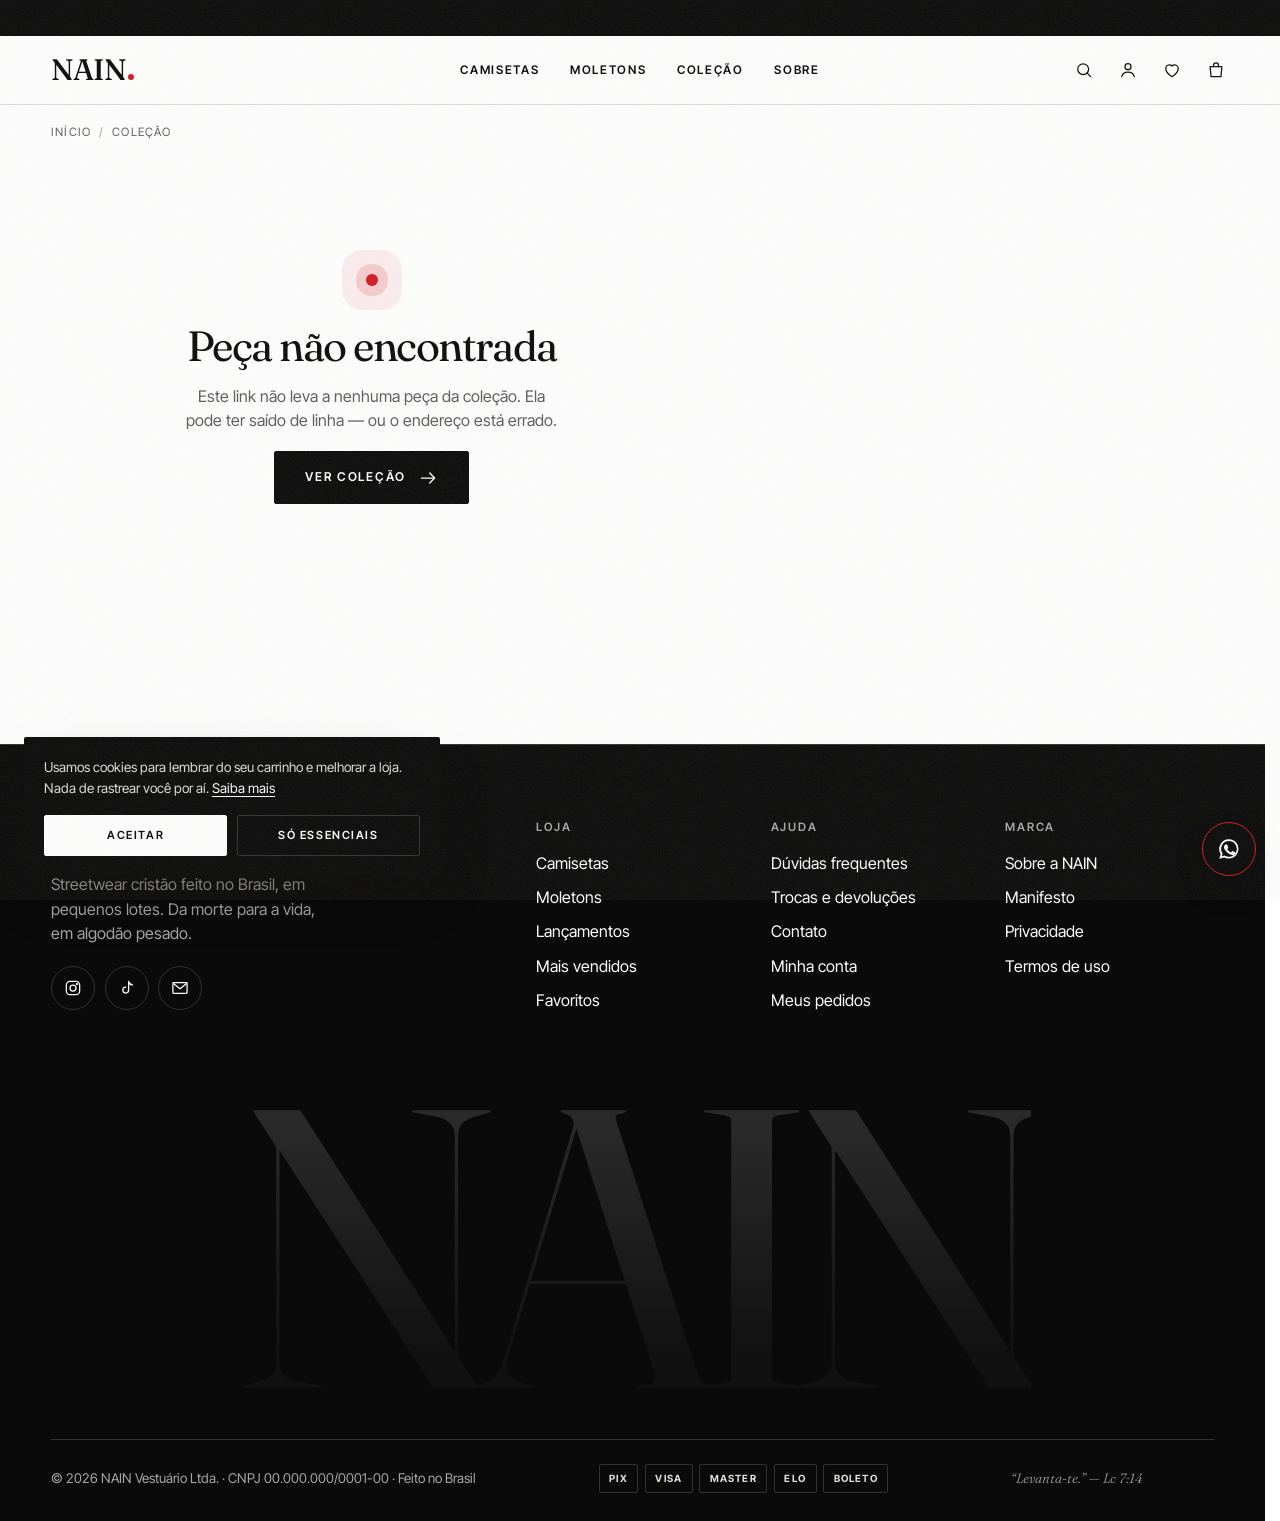
<file: produto.html>
<!doctype html>
<html lang="pt-BR">
<head>
  <meta charset="utf-8">
  <meta name="viewport" content="width=device-width, initial-scale=1">
  <title>Peça — NAIN</title>
  <meta name="description" content="Detalhes da peça NAIN: cores, tamanhos, guia de medidas, frete e o versículo que inspirou a estampa.">
  <meta name="theme-color" content="#0B0A08">
  <link rel="icon" href="assets/favicon.svg" type="image/svg+xml">
  <link rel="preconnect" href="https://fonts.googleapis.com">
  <link rel="preconnect" href="https://fonts.gstatic.com" crossorigin>
  <link href="https://fonts.googleapis.com/css2?family=Fraunces:ital,opsz,wght@0,9..144,300..600;1,9..144,300..600&family=Inter+Tight:wght@400;500;600;700&display=swap" rel="stylesheet">
  <link rel="stylesheet" href="css/styles.css">
  <script>
    (function (d) {
      d.classList.add('js');
      if (window.matchMedia('(prefers-reduced-motion: reduce)').matches) d.classList.add('reduce-motion');
    })(document.documentElement);
  </script>
</head>
<body data-page="produto">
  <a class="skip-link" href="#main">Pular para o conteúdo</a>
  <div id="site-header"></div>

  <main id="main">
    <nav class="pdp-crumbs" aria-label="Você está em"><ol class="crumbs" data-crumbs><li><a href="index.html">Início</a></li><li><a href="catalogo.html">Coleção</a></li></ol></nav>
    
    <div class="pdp" data-pdp>
      <div class="skeleton" style="aspect-ratio:4/5"></div>
      <div aria-hidden="true">
        <div class="skeleton sk-line sk-line--short"></div>
        <div class="skeleton" style="height:5rem;margin-top:1rem"></div>
        <div class="skeleton sk-line" style="margin-top:2rem"></div>
        <div class="skeleton sk-line sk-line--short"></div>
        <div class="skeleton" style="height:3.4rem;margin-top:2rem"></div>
        <div class="skeleton" style="height:3.4rem;margin-top:.75rem"></div>
      </div>
    </div>
    
    <section class="pverse on-dark" data-pverse aria-label="O versículo da peça"></section>
    
    <section class="reviews" id="avaliacoes" data-reviews aria-label="Avaliações"></section>
    
    <section class="related" data-related aria-labelledby="rel-title">
      <header class="section__head">
        <p class="eyebrow" data-reveal>Combine com</p>
        <h2 class="display display--lg" id="rel-title" data-reveal="lines">Você também<br><em>pode vestir</em></h2>
      </header>
      <div class="grid-products grid-products--4" data-related-grid></div>
    </section>
  </main>

  <div class="buybar" data-buybar>
    <div><strong data-buybar-name></strong><span><span data-buybar-price></span> · <span data-buybar-meta></span></span></div>
    <button type="button" class="btn btn--sm" data-buybar-add>Adicionar</button>
  </div>

  <div id="site-footer"></div>

  <script src="js/config.js"></script>
  <script src="js/store.js"></script>
  <script src="js/products.js"></script>
  <script src="js/cart.js"></script>
  <script src="js/wishlist.js"></script>
  <script src="js/auth.js"></script>
  <script src="js/media.js"></script>
  <script src="js/templates.js"></script>
  <script src="js/forms.js"></script>
  <script src="js/ui.js"></script>
  <script src="js/product.js"></script>
</body>
</html>
</file>
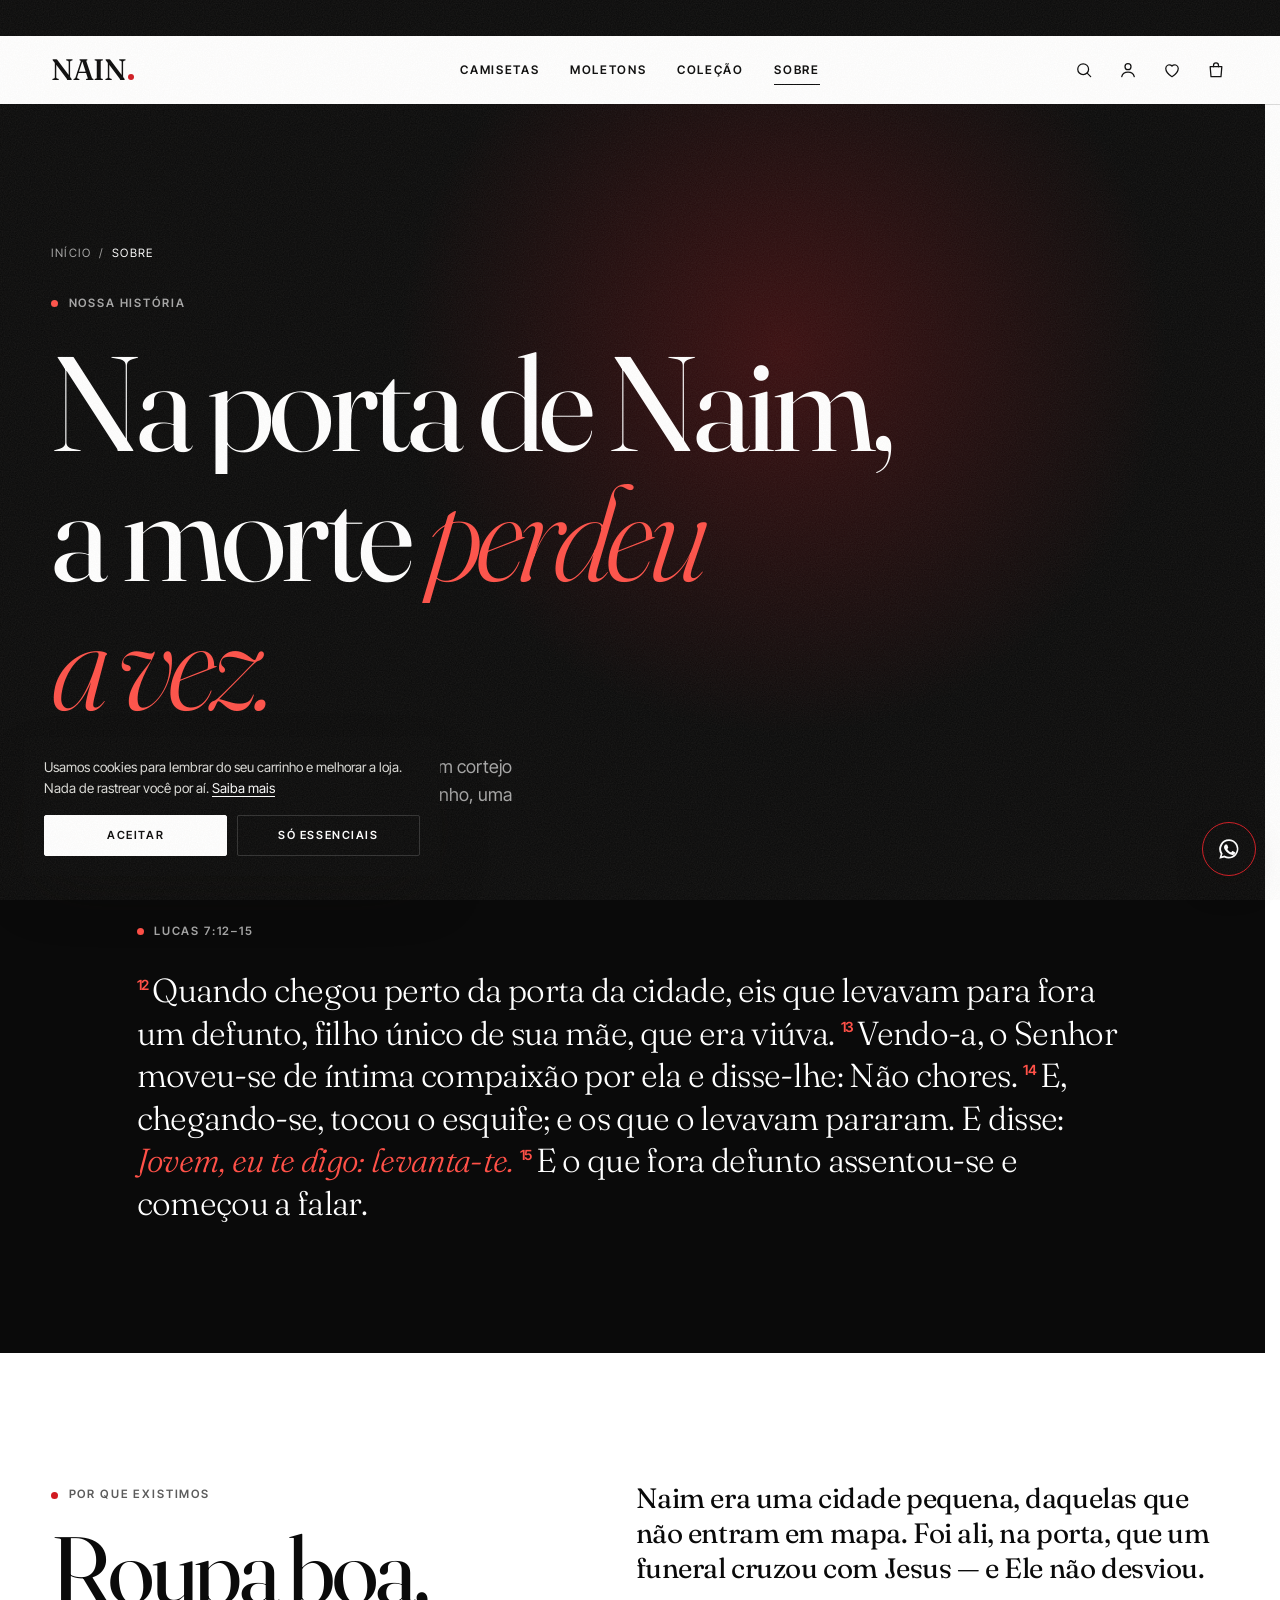
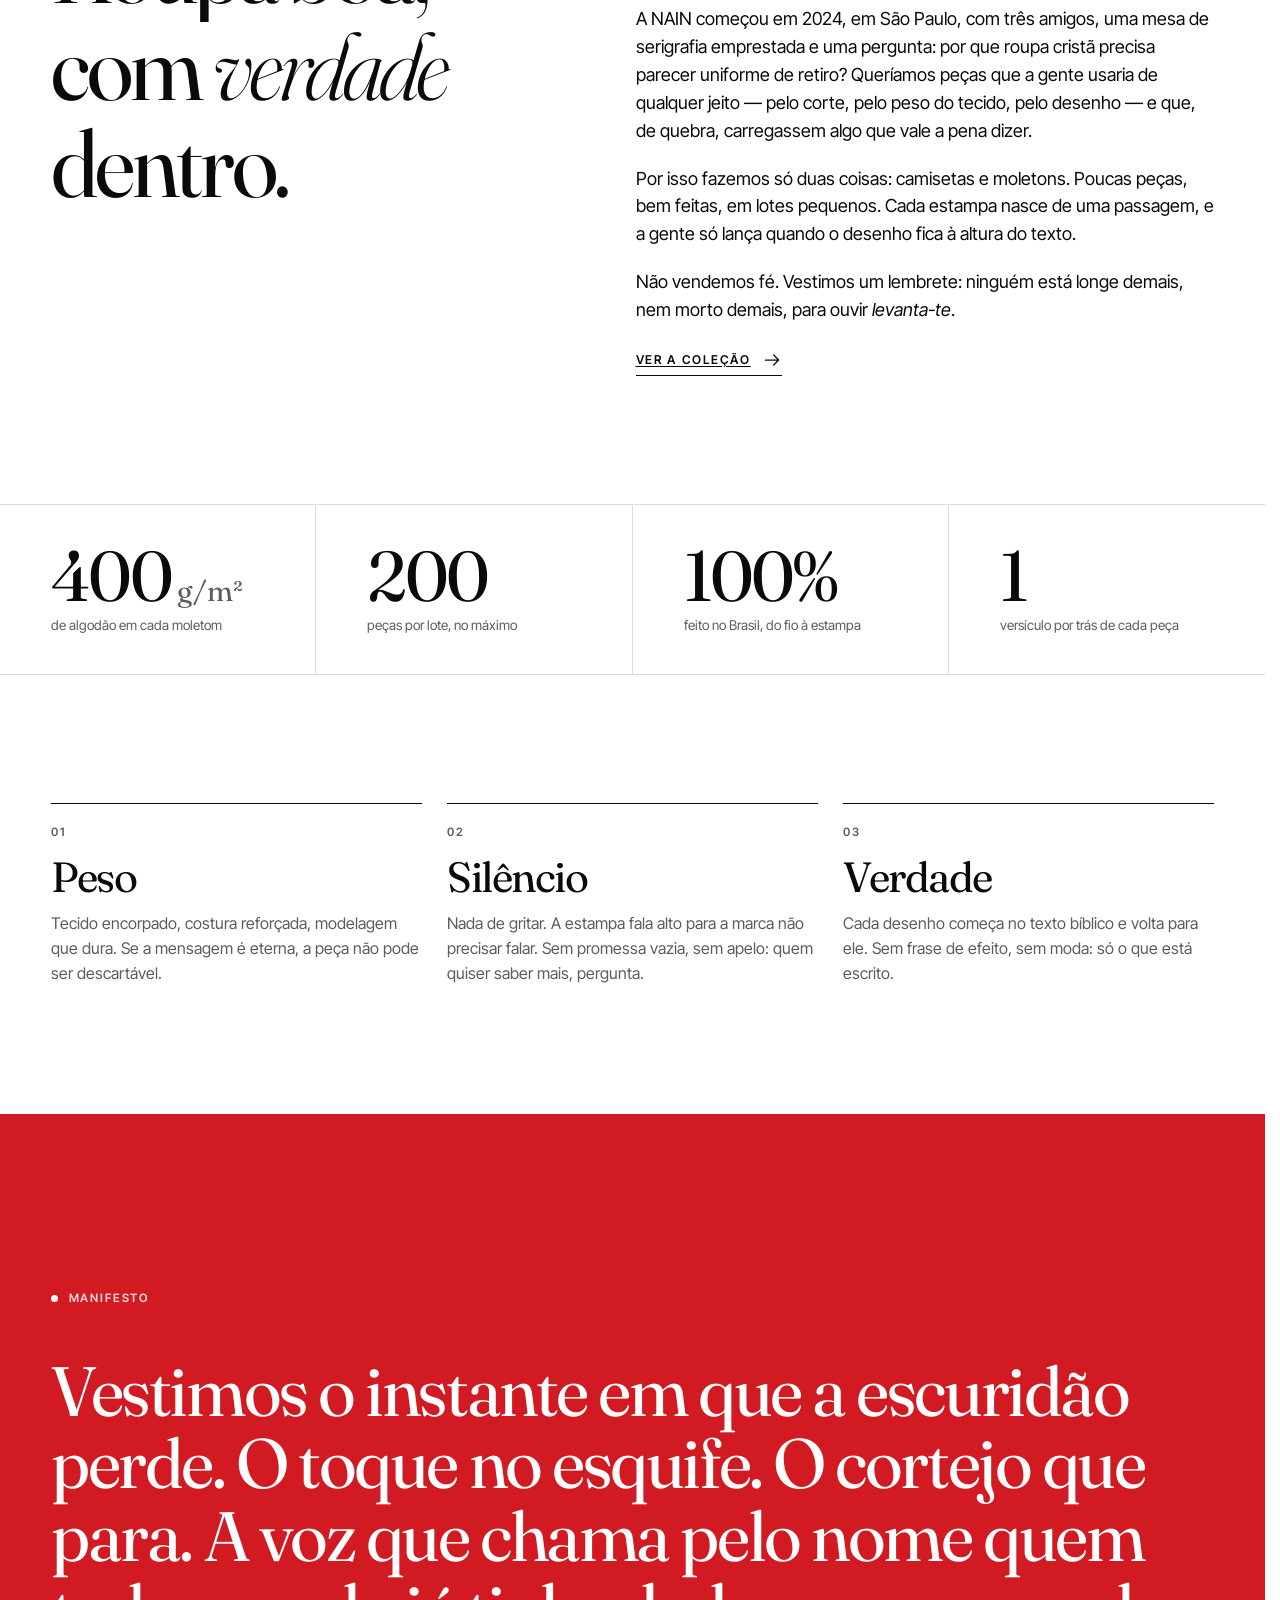
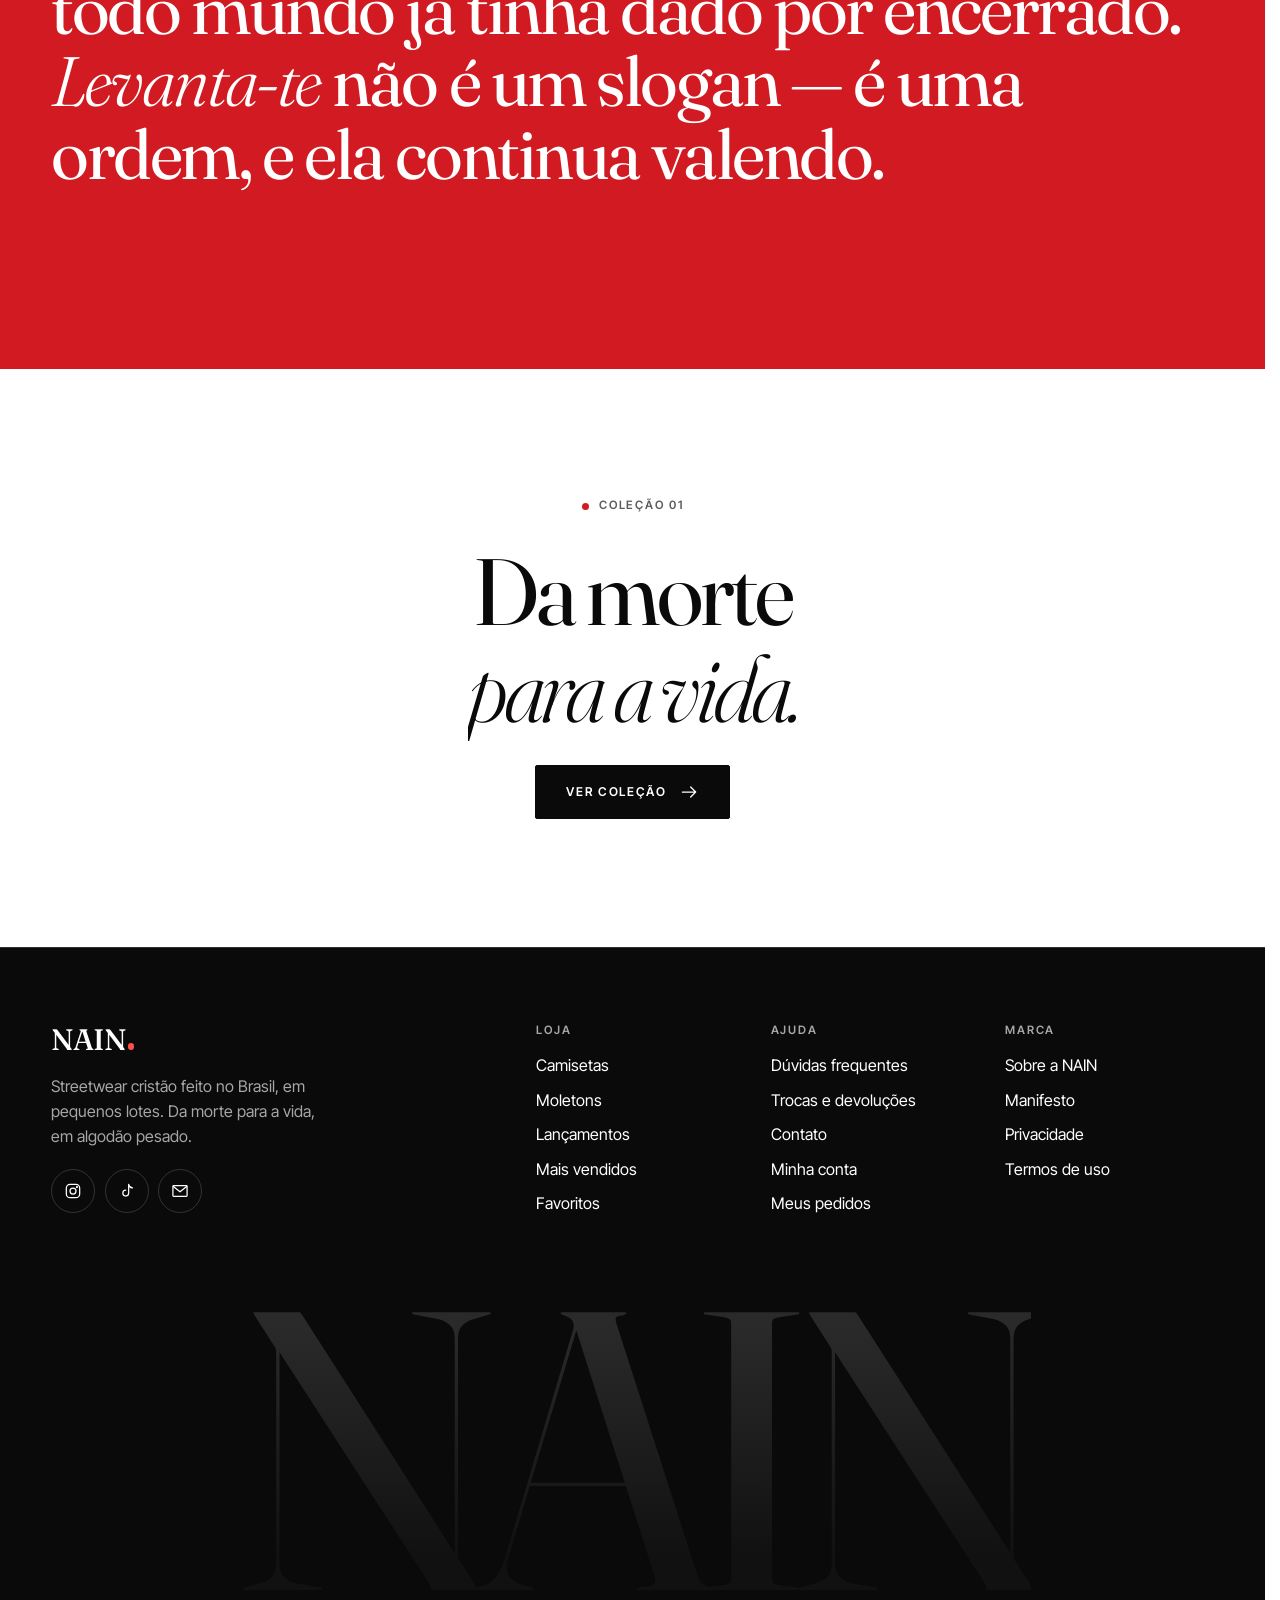
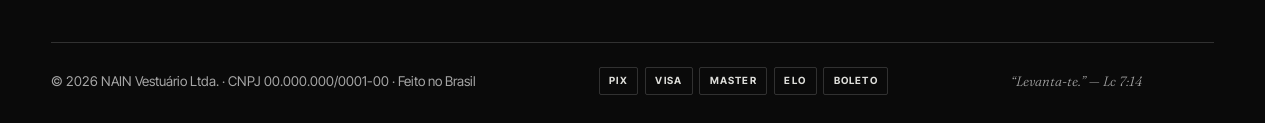
<file: sobre.html>
<!doctype html>
<html lang="pt-BR">
<head>
  <meta charset="utf-8">
  <meta name="viewport" content="width=device-width, initial-scale=1">
  <title>Sobre a NAIN — da morte para a vida</title>
  <meta name="description" content="A história da NAIN: streetwear cristão inspirado em Lucas 7:11–17, onde Jesus diz a um jovem: levanta-te.">
  <meta name="theme-color" content="#0B0A08">
  <link rel="icon" href="assets/favicon.svg" type="image/svg+xml">
  <link rel="preconnect" href="https://fonts.googleapis.com">
  <link rel="preconnect" href="https://fonts.gstatic.com" crossorigin>
  <link href="https://fonts.googleapis.com/css2?family=Fraunces:ital,opsz,wght@0,9..144,300..600;1,9..144,300..600&family=Inter+Tight:wght@400;500;600;700&display=swap" rel="stylesheet">
  <link rel="stylesheet" href="css/styles.css">
  <script>
    (function (d) {
      d.classList.add('js');
      if (window.matchMedia('(prefers-reduced-motion: reduce)').matches) d.classList.add('reduce-motion');
    })(document.documentElement);
  </script>
</head>
<body data-page="sobre">
  <a class="skip-link" href="#main">Pular para o conteúdo</a>
  <div id="site-header"></div>

  <main id="main">
    <section class="ihero on-dark" aria-labelledby="sobre-title">
      <nav aria-label="Você está em"><ol class="crumbs"><li><a href="index.html">Início</a></li><li aria-current="page">Sobre</li></ol></nav>
      <p class="eyebrow">Nossa história</p>
      <h1 class="display" id="sobre-title" data-reveal="lines">Na porta de Naim,<br>a morte <em>perdeu<br>a vez.</em></h1>
      <p class="lead" data-reveal style="--d:.2s">A NAIN nasceu de uma cena de sete versículos. Um cortejo saindo, uma multidão entrando e, no meio do caminho, uma palavra que mudou a direção de tudo.</p>
    </section>
    
    <section class="passage on-dark" aria-labelledby="passagem-title" style="padding-top:0">
      <div class="passage__inner">
        <h2 class="eyebrow" id="passagem-title" style="font-family:var(--sans)">Lucas 7:12–15</h2>
        <p class="passage__text" data-reveal><sup>12</sup>Quando chegou perto da porta da cidade, eis que levavam para fora um defunto, filho único de sua mãe, que era viúva. <sup>13</sup>Vendo-a, o Senhor moveu-se de íntima compaixão por ela e disse-lhe: Não chores. <sup>14</sup>E, chegando-se, tocou o esquife; e os que o levavam pararam. E disse: <em>Jovem, eu te digo: levanta-te.</em> <sup>15</sup>E o que fora defunto assentou-se e começou a falar.</p>
      </div>
    </section>
    
    <section class="split" aria-labelledby="porque-title">
      <div class="split__sticky">
        <p class="eyebrow" data-reveal>Por que existimos</p>
        <h2 class="display" id="porque-title" data-reveal="lines" style="margin-top:1.25rem">Roupa boa,<br>com <em>verdade</em><br>dentro.</h2>
      </div>
      <div class="prose" data-reveal style="--d:.15s">
        <p>Naim era uma cidade pequena, daquelas que não entram em mapa. Foi ali, na porta, que um funeral cruzou com Jesus — e Ele não desviou.</p>
        <p>A NAIN começou em 2024, em São Paulo, com três amigos, uma mesa de serigrafia emprestada e uma pergunta: por que roupa cristã precisa parecer uniforme de retiro? Queríamos peças que a gente usaria de qualquer jeito — pelo corte, pelo peso do tecido, pelo desenho — e que, de quebra, carregassem algo que vale a pena dizer.</p>
        <p>Por isso fazemos só duas coisas: camisetas e moletons. Poucas peças, bem feitas, em lotes pequenos. Cada estampa nasce de uma passagem, e a gente só lança quando o desenho fica à altura do texto.</p>
        <p>Não vendemos fé. Vestimos um lembrete: ninguém está longe demais, nem morto demais, para ouvir <em>levanta-te</em>.</p>
        <p><a class="link-arrow" href="catalogo.html">Ver a coleção <svg class="icon" viewBox="0 0 24 24" aria-hidden="true"><path d="M4 12h16m-6-6 6 6-6 6"/></svg></a></p>
      </div>
    </section>
    
    <section class="stats" aria-label="A NAIN em números">
      <div class="stat" data-reveal><strong>400<span style="font-size:.4em;letter-spacing:0"> g/m²</span></strong><span>de algodão em cada moletom</span></div>
      <div class="stat" data-reveal style="--d:.08s"><strong>200</strong><span>peças por lote, no máximo</span></div>
      <div class="stat" data-reveal style="--d:.16s"><strong>100%</strong><span>feito no Brasil, do fio à estampa</span></div>
      <div class="stat" data-reveal style="--d:.24s"><strong>1</strong><span>versículo por trás de cada peça</span></div>
    </section>
    
    <section class="values" aria-label="O que guia a marca">
      <article class="value" data-reveal><p class="caps muted">01</p><h3>Peso</h3><p>Tecido encorpado, costura reforçada, modelagem que dura. Se a mensagem é eterna, a peça não pode ser descartável.</p></article>
      <article class="value" data-reveal style="--d:.1s"><p class="caps muted">02</p><h3>Silêncio</h3><p>Nada de gritar. A estampa fala alto para a marca não precisar falar. Sem promessa vazia, sem apelo: quem quiser saber mais, pergunta.</p></article>
      <article class="value" data-reveal style="--d:.2s"><p class="caps muted">03</p><h3>Verdade</h3><p>Cada desenho começa no texto bíblico e volta para ele. Sem frase de efeito, sem moda: só o que está escrito.</p></article>
    </section>
    
    <section class="manifesto" id="manifesto" aria-labelledby="manifesto-title">
      <div class="manifesto__inner">
        <h2 class="eyebrow" id="manifesto-title" style="font-family:var(--sans)">Manifesto</h2>
        <p class="manifesto__text" data-reveal>Vestimos o instante em que a escuridão perde. O toque no esquife. O cortejo que para. A voz que chama pelo nome quem todo mundo já tinha dado por encerrado. <em>Levanta-te</em> não é um slogan — é uma ordem, e ela continua valendo.</p>
      </div>
    </section>
    
    <section class="cta-band" aria-labelledby="cta-title">
      <p class="eyebrow" data-reveal>Coleção 01</p>
      <h2 class="display" id="cta-title" data-reveal="lines">Da morte<br><em>para a vida.</em></h2>
      <a class="btn" href="catalogo.html" data-reveal style="--d:.2s">Ver coleção <svg class="icon" viewBox="0 0 24 24" aria-hidden="true"><path d="M4 12h16m-6-6 6 6-6 6"/></svg></a>
    </section>
  </main>

  <div id="site-footer"></div>

  <script src="js/config.js"></script>
  <script src="js/store.js"></script>
  <script src="js/products.js"></script>
  <script src="js/cart.js"></script>
  <script src="js/wishlist.js"></script>
  <script src="js/auth.js"></script>
  <script src="js/media.js"></script>
  <script src="js/templates.js"></script>
  <script src="js/forms.js"></script>
  <script src="js/ui.js"></script>
</body>
</html>
</file>
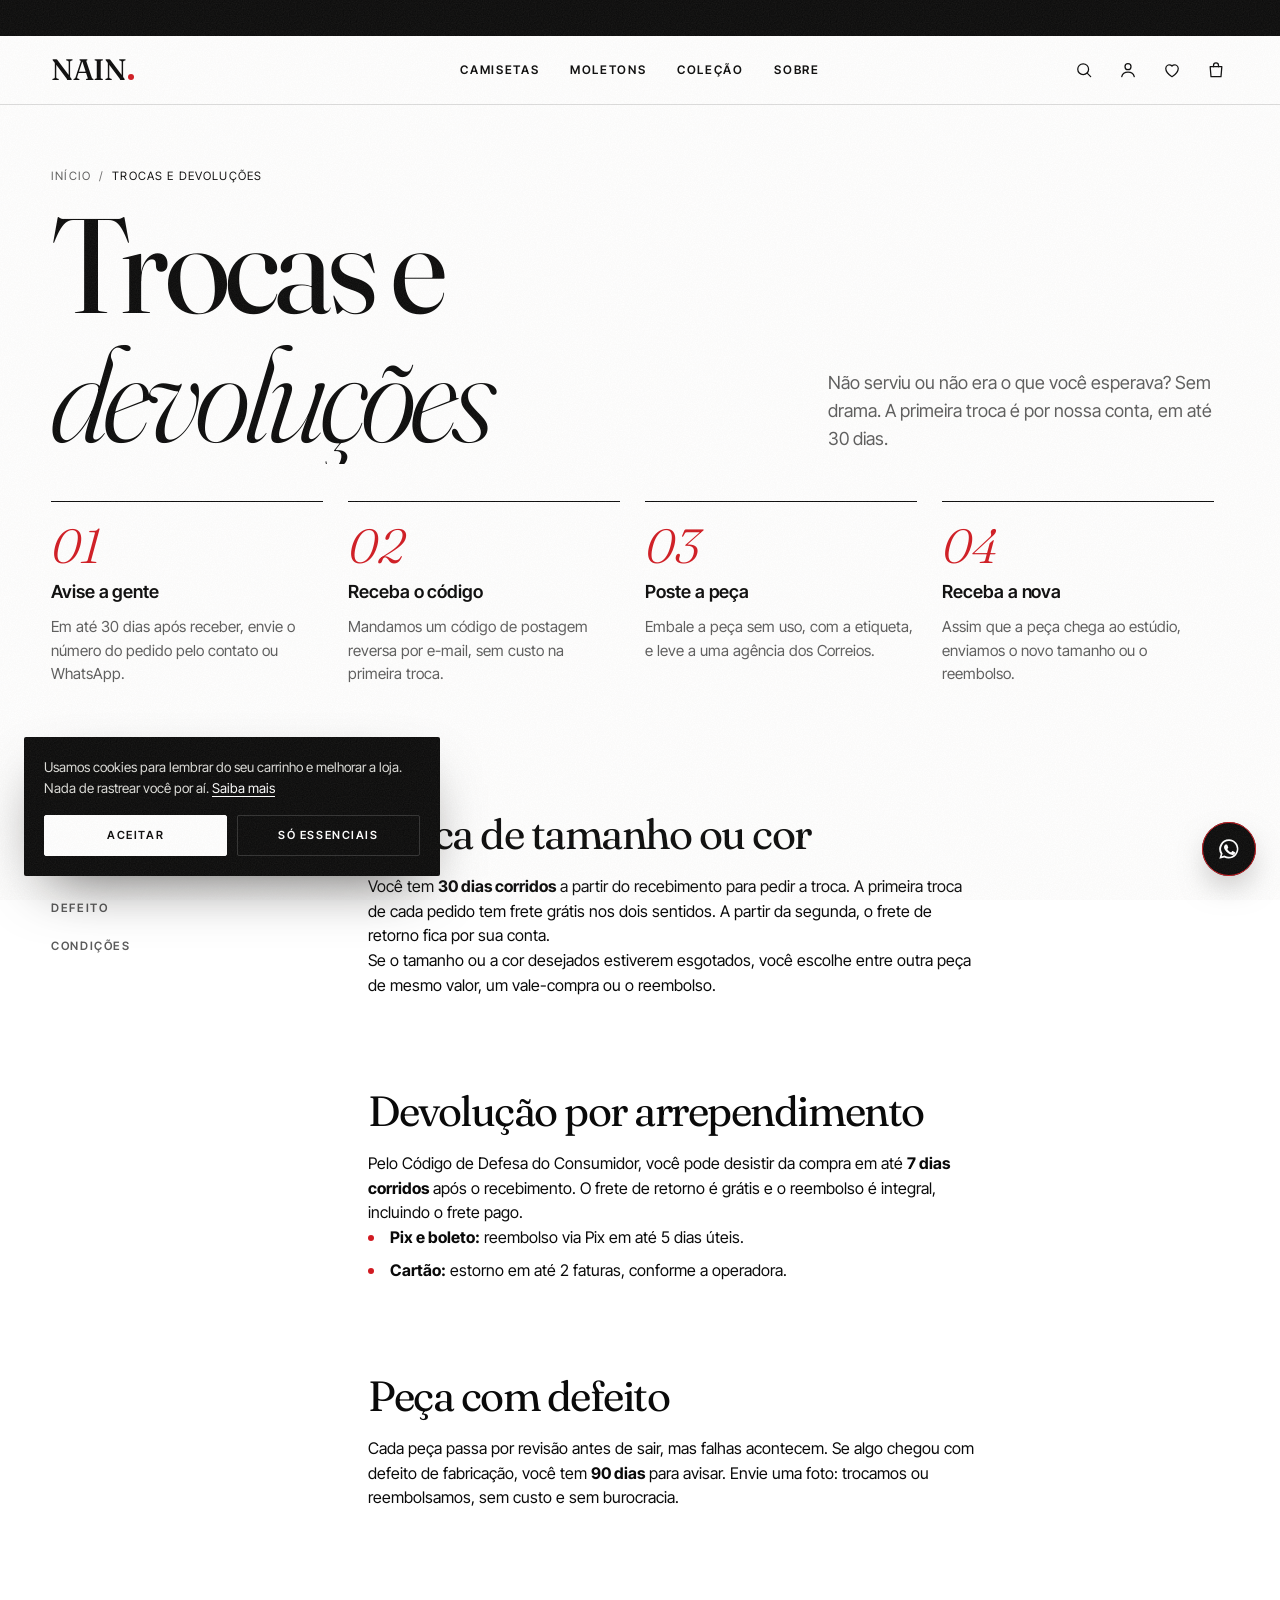
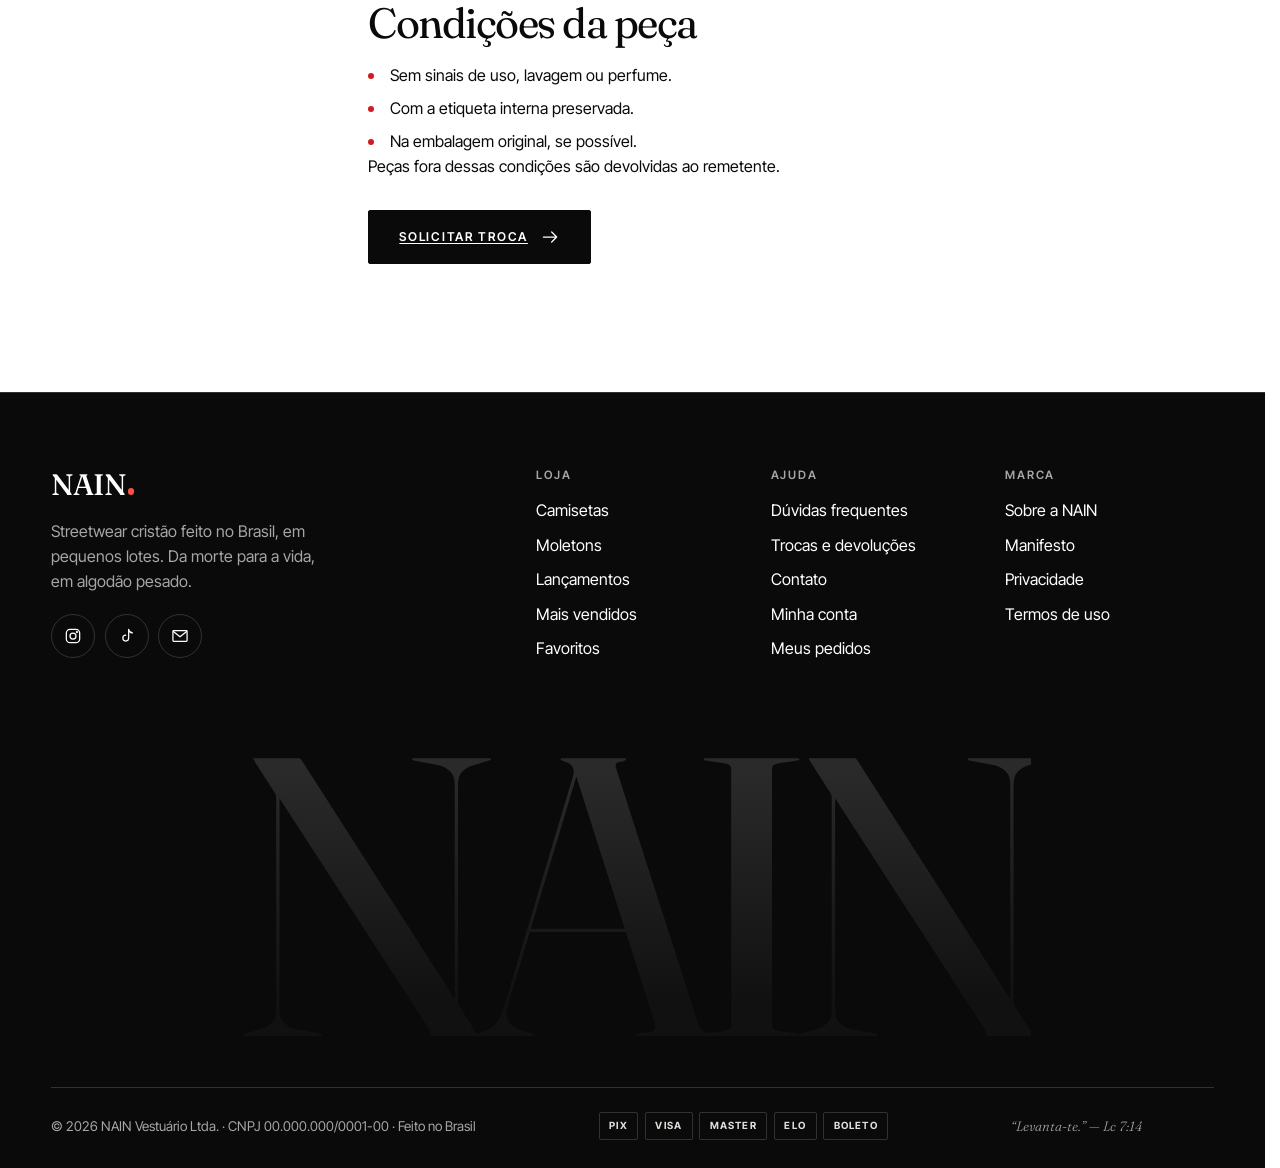
<file: trocas.html>
<!doctype html>
<html lang="pt-BR">
<head>
  <meta charset="utf-8">
  <meta name="viewport" content="width=device-width, initial-scale=1">
  <title>Trocas e devoluções — NAIN</title>
  <meta name="description" content="Primeira troca grátis em até 30 dias e devolução em 7 dias. Veja como funciona na NAIN.">
  <meta name="theme-color" content="#0B0A08">
  <link rel="icon" href="assets/favicon.svg" type="image/svg+xml">
  <link rel="preconnect" href="https://fonts.googleapis.com">
  <link rel="preconnect" href="https://fonts.gstatic.com" crossorigin>
  <link href="https://fonts.googleapis.com/css2?family=Fraunces:ital,opsz,wght@0,9..144,300..600;1,9..144,300..600&family=Inter+Tight:wght@400;500;600;700&display=swap" rel="stylesheet">
  <link rel="stylesheet" href="css/styles.css">
  <script>
    (function (d) {
      d.classList.add('js');
      if (window.matchMedia('(prefers-reduced-motion: reduce)').matches) d.classList.add('reduce-motion');
    })(document.documentElement);
  </script>
</head>
<body data-page="trocas">
  <a class="skip-link" href="#main">Pular para o conteúdo</a>
  <div id="site-header"></div>

  <main id="main">
    <header class="page-head page-head--split">
      <nav aria-label="Você está em"><ol class="crumbs"><li><a href="index.html">Início</a></li><li aria-current="page">Trocas e devoluções</li></ol></nav>
      <h1 class="display" data-reveal="lines">Trocas e<br><em>devoluções</em></h1>
      <p class="lead" data-reveal style="--d:.15s">Não serviu ou não era o que você esperava? Sem drama. A primeira troca é por nossa conta, em até 30 dias.</p>
    </header>
    
    <ol class="howto" aria-label="Como trocar em quatro passos">
      <li data-reveal><h3>Avise a gente</h3><p>Em até 30 dias após receber, envie o número do pedido pelo contato ou WhatsApp.</p></li>
      <li data-reveal style="--d:.08s"><h3>Receba o código</h3><p>Mandamos um código de postagem reversa por e-mail, sem custo na primeira troca.</p></li>
      <li data-reveal style="--d:.16s"><h3>Poste a peça</h3><p>Embale a peça sem uso, com a etiqueta, e leve a uma agência dos Correios.</p></li>
      <li data-reveal style="--d:.24s"><h3>Receba a nova</h3><p>Assim que a peça chega ao estúdio, enviamos o novo tamanho ou o reembolso.</p></li>
    </ol>
    
    <div class="doc">
      <nav class="doc__nav" aria-label="Nesta página">
        <a href="#troca">Troca</a>
        <a href="#devolucao">Devolução</a>
        <a href="#defeito">Defeito</a>
        <a href="#condicoes">Condições</a>
      </nav>
      <div class="prose">
        <section id="troca">
          <h2 style="margin-top:0">Troca de tamanho ou cor</h2>
          <p>Você tem <strong>30 dias corridos</strong> a partir do recebimento para pedir a troca. A primeira troca de cada pedido tem frete grátis nos dois sentidos. A partir da segunda, o frete de retorno fica por sua conta.</p>
          <p>Se o tamanho ou a cor desejados estiverem esgotados, você escolhe entre outra peça de mesmo valor, um vale-compra ou o reembolso.</p>
        </section>
        <section id="devolucao">
          <h2>Devolução por arrependimento</h2>
          <p>Pelo Código de Defesa do Consumidor, você pode desistir da compra em até <strong>7 dias corridos</strong> após o recebimento. O frete de retorno é grátis e o reembolso é integral, incluindo o frete pago.</p>
          <ul>
            <li><strong>Pix e boleto:</strong> reembolso via Pix em até 5 dias úteis.</li>
            <li><strong>Cartão:</strong> estorno em até 2 faturas, conforme a operadora.</li>
          </ul>
        </section>
        <section id="defeito">
          <h2>Peça com defeito</h2>
          <p>Cada peça passa por revisão antes de sair, mas falhas acontecem. Se algo chegou com defeito de fabricação, você tem <strong>90 dias</strong> para avisar. Envie uma foto: trocamos ou reembolsamos, sem custo e sem burocracia.</p>
        </section>
        <section id="condicoes">
          <h2>Condições da peça</h2>
          <ul>
            <li>Sem sinais de uso, lavagem ou perfume.</li>
            <li>Com a etiqueta interna preservada.</li>
            <li>Na embalagem original, se possível.</li>
          </ul>
          <p>Peças fora dessas condições são devolvidas ao remetente.</p>
          <p style="margin-top:2rem"><a class="btn" href="contato.html">Solicitar troca <svg class="icon" viewBox="0 0 24 24" aria-hidden="true"><path d="M4 12h16m-6-6 6 6-6 6"/></svg></a></p>
        </section>
      </div>
    </div>
  </main>

  <div id="site-footer"></div>

  <script src="js/config.js"></script>
  <script src="js/store.js"></script>
  <script src="js/products.js"></script>
  <script src="js/cart.js"></script>
  <script src="js/wishlist.js"></script>
  <script src="js/auth.js"></script>
  <script src="js/media.js"></script>
  <script src="js/templates.js"></script>
  <script src="js/forms.js"></script>
  <script src="js/ui.js"></script>
</body>
</html>
</file>
<file: css/styles.css>
/* ==========================================================================
   NAIN — sistema de design
   1. Tokens  2. Base  3. Tipografia  4. Utilitários  5. Botões e formulários
   6. Header / navegação  7. Camadas (menu, busca, drawer, modal, toasts)
   8. Produto (card, preço, tags)  9. Home  10. Footer  11. Páginas internas
   Animações usam apenas transform e opacity (exceção única: o clip-path
   da revelação de luz do hero).
   ========================================================================== */

/* 1. TOKENS ---------------------------------------------------------------- */
:root {
  /* cor */
  --ink: #0A0A0A;
  --ink-2: #141414;
  --ink-3: #242424;
  --bone: #FFFFFF;            /* cor principal: branco */
  --bone-2: #F3F3F1;
  --bone-3: #DEDEDA;
  --sand: #E6E6E2;
  --red: #D11A21;             /* cor secundária: vermelho (texto branco por cima = 5.4:1) */
  --red-bright: #FF5148;      /* vermelho para fundos escuros (6:1 sobre preto) */
  --accent: var(--red);
  --accent-ink: var(--red);
  --muted: #5C5C5C;           /* texto secundário sobre branco (6.7:1) */
  --muted-dark: #A6A6A6;      /* texto secundário sobre preto (7.9:1) */
  --line: rgba(11, 10, 8, .14);
  --line-strong: rgba(11, 10, 8, .32);
  --line-dark: rgba(255, 255, 255, .16);
  --danger: #A3301F;
  --ok: #2E6540;

  /* contexto (trocado em .on-dark) */
  --bg: var(--bone);
  --fg: var(--ink);
  --fg-muted: var(--muted);
  --rule: var(--line);
  --focus: var(--ink);

  /* tipografia */
  --serif: "Fraunces", "Instrument Serif", "Times New Roman", serif;
  --sans: "Inter Tight", "Helvetica Neue", Arial, system-ui, sans-serif;
  --fs-xs: .72rem;
  --fs-sm: .84rem;
  --fs-base: 1rem;
  --fs-md: 1.125rem;
  --fs-lg: clamp(1.3rem, 1.1rem + .9vw, 1.75rem);
  --fs-h3: clamp(1.6rem, 1.2rem + 1.8vw, 2.75rem);
  --fs-h2: clamp(2.6rem, 1.4rem + 5.6vw, 6.5rem);
  --fs-h1: clamp(3.2rem, 1.2rem + 9vw, 10rem);

  /* espaço */
  --gutter: clamp(1.15rem, 4vw, 4.5rem);
  --gap: clamp(1rem, 2vw, 2rem);
  --section: clamp(4.5rem, 10vw, 10rem);
  --max: 1720px;

  /* movimento */
  --ease: cubic-bezier(.3, .7, .2, 1);
  --ease-out: cubic-bezier(.16, 1, .3, 1);
  --ease-in-out: cubic-bezier(.7, 0, .2, 1);

  /* layout */
  --bar-h: 36px;
  --header-h: 68px;
  --top-h: calc(var(--bar-h) + var(--header-h));

  /* camadas */
  --z-float: 80;
  --z-header: 100;
  --z-layer: 200;
  --z-modal: 300;
  --z-toast: 400;
  --z-grain: 450;
  --z-loader: 500;
}

.on-dark {
  --bg: var(--ink);
  --fg: var(--bone);
  --fg-muted: var(--muted-dark);
  --rule: var(--line-dark);
  --focus: var(--accent);
  --accent: var(--red-bright);
  background: var(--bg);
  color: var(--fg);
}

/* 2. BASE ------------------------------------------------------------------ */
*, *::before, *::after { box-sizing: border-box; }
html {
  -webkit-text-size-adjust: 100%;
  scrollbar-gutter: stable;
  background: var(--bone);
}
/* em fundos escuros o vermelho clareia para manter contraste AA */
.topbar, .mmenu, .cookie, .header--on-dark, .marquee, .voice--lead, .loader { --accent: var(--red-bright); }
html.is-locked { overflow: hidden; }
body {
  margin: 0;
  min-height: 100vh;
  background: var(--bg);
  color: var(--fg);
  font: 400 var(--fs-base)/1.55 var(--sans);
  -webkit-font-smoothing: antialiased;
  -moz-osx-font-smoothing: grayscale;
  text-rendering: optimizeLegibility;
  overflow-x: clip;
}
/* grão sutil sobre todo o site */
body::after {
  content: "";
  position: fixed;
  inset: 0;
  z-index: var(--z-grain);
  pointer-events: none;
  opacity: .5;
  background-image: url("data:image/svg+xml,%3Csvg xmlns='http://www.w3.org/2000/svg' width='240' height='240'%3E%3Cfilter id='n'%3E%3CfeTurbulence type='fractalNoise' baseFrequency='.85' numOctaves='2' stitchTiles='stitch'/%3E%3CfeColorMatrix values='0 0 0 0 .5 0 0 0 0 .47 0 0 0 0 .42 0 0 0 .2 0'/%3E%3C/filter%3E%3Crect width='100%25' height='100%25' filter='url(%23n)'/%3E%3C/svg%3E");
}
main { display: block; padding-top: var(--top-h); animation: page-in .6s var(--ease) both; }
[data-page="home"] main { padding-top: 0; }
@keyframes page-in { from { opacity: 0; } }
body.is-leaving main, body.is-leaving #site-footer { opacity: 0; transition: opacity .28s ease; }

img, svg, video { display: block; max-width: 100%; }
a { color: inherit; text-decoration: none; }
button, input, select, textarea { font: inherit; color: inherit; }
button { background: none; border: 0; padding: 0; cursor: pointer; }
ul, ol { margin: 0; padding: 0; list-style: none; }
h1, h2, h3, h4, p, figure, blockquote, dl, dd { margin: 0; }
table { border-collapse: collapse; width: 100%; }
[hidden] { display: none !important; }
::selection { background: var(--red); color: #fff; }

:focus { outline: none; }
:focus-visible {
  outline: 2px solid var(--focus);
  outline-offset: 3px;
  border-radius: 2px;
}

.skip-link {
  position: fixed; left: 1rem; top: 1rem; z-index: 999;
  padding: .8rem 1.2rem; background: var(--red); color: #fff;
  font-weight: 600; transform: translateY(-300%);
}
.skip-link:focus { transform: none; }

/* 3. TIPOGRAFIA ------------------------------------------------------------ */
.display, h1, h2, h3 {
  font-family: var(--serif);
  font-weight: 400;
  font-optical-sizing: auto;
  line-height: .95;
  letter-spacing: -.035em;
  text-wrap: balance;
}
.display em, h1 em, h2 em, h3 em { font-style: italic; font-weight: 300; letter-spacing: -.045em; }
.display--xl { font-size: var(--fs-h1); line-height: .88; }
.display--lg { font-size: var(--fs-h2); line-height: .92; }
.display--md { font-size: var(--fs-h3); line-height: 1; letter-spacing: -.025em; }
.display--sm { font-size: var(--fs-lg); line-height: 1.1; letter-spacing: -.02em; }

.eyebrow {
  display: inline-flex; align-items: center; gap: .65rem;
  font-size: var(--fs-xs); font-weight: 600; letter-spacing: .16em; text-transform: uppercase;
  color: var(--fg-muted);
}
.eyebrow::before { content: ""; width: 7px; height: 7px; border-radius: 50%; background: var(--accent); flex: none; }
.lead { font-size: var(--fs-md); color: var(--fg-muted); max-width: 46ch; text-wrap: pretty; }
.muted { color: var(--fg-muted); }
.small { font-size: var(--fs-sm); }
.caps { font-size: var(--fs-xs); font-weight: 600; letter-spacing: .14em; text-transform: uppercase; }
.serif-i { font-family: var(--serif); font-style: italic; font-weight: 300; }

.prose { max-width: 68ch; }
.prose > * + * { margin-top: 1.1em; }
.prose h2 { font-size: var(--fs-h3); margin-top: 2.2em; }
.prose h3 { font-size: var(--fs-lg); margin-top: 1.8em; letter-spacing: -.02em; }
.prose ul { list-style: none; }
.prose ul li { position: relative; padding-left: 1.4rem; }
.prose ul li + li { margin-top: .5em; }
.prose ul li::before { content: ""; position: absolute; left: 0; top: .62em; width: 6px; height: 6px; border-radius: 50%; background: var(--accent); }
.prose a { text-decoration: underline; text-underline-offset: .2em; text-decoration-thickness: 1px; }

/* 4. UTILITÁRIOS ----------------------------------------------------------- */
.sr-only {
  position: absolute !important; width: 1px; height: 1px; overflow: hidden;
  clip: rect(0 0 0 0); clip-path: inset(50%); white-space: nowrap;
}
.wrap { width: 100%; max-width: var(--max); margin-inline: auto; padding-inline: var(--gutter); }
.wrap--narrow { max-width: 1100px; }
.section { padding-block: var(--section); }
.section__head {
  display: grid; gap: 1.25rem; align-items: end;
  padding-inline: var(--gutter); margin-bottom: clamp(2rem, 5vw, 4.5rem);
}
.section__head .eyebrow { margin-bottom: .25rem; }
@media (min-width: 900px) {
  .section__head { grid-template-columns: minmax(0, 7fr) minmax(0, 4fr); column-gap: clamp(2rem, 8vw, 9rem); }
  .section__head > .eyebrow { grid-column: 1 / -1; }
  .section__aside { justify-self: end; display: grid; gap: 1.25rem; justify-items: start; padding-bottom: .6rem; }
}
.section__aside { display: grid; gap: 1.25rem; justify-items: start; }
.rule { height: 1px; background: var(--rule); border: 0; margin: 0; }
.icon { width: 1.25rem; height: 1.25rem; flex: none; stroke: currentColor; fill: none; stroke-width: 1.5; stroke-linecap: round; stroke-linejoin: round; }
.icon--sm { width: 1rem; height: 1rem; }
.icon--fill { fill: currentColor; stroke: none; }

/* revelação de entrada (IntersectionObserver) */
.js [data-reveal] { opacity: 0; transform: translateY(28px); transition: opacity .9s var(--ease-out), transform 1.1s var(--ease-out); transition-delay: var(--d, 0s); }
.js [data-reveal="fade"] { transform: none; }
.js [data-reveal="left"] { transform: translateX(-36px); }
.js [data-reveal="scale"] { transform: scale(.94); }
.js [data-reveal].is-in { opacity: 1; transform: none; }
/* títulos: linhas sobem de dentro de uma máscara */
.js [data-reveal="lines"] { opacity: 1; transform: none; }
.js [data-reveal="lines"] .ln { display: block; overflow: hidden; padding-block: .08em; margin-block: -.08em; }
.js [data-reveal="lines"] .ln > span { display: block; transform: translateY(108%); transition: transform 1.1s var(--ease-out); transition-delay: calc(var(--d, 0s) + var(--i, 0) * .09s); }
.js [data-reveal="lines"].is-in .ln > span { transform: none; }

/* skeleton */
.skeleton { position: relative; overflow: hidden; background: var(--bone-2); border-radius: 2px; }
.skeleton::after {
  content: ""; position: absolute; inset: 0;
  background: linear-gradient(90deg, transparent, rgba(255, 255, 255, .55), transparent);
  transform: translateX(-100%); animation: shimmer 1.3s infinite;
}
@keyframes shimmer { to { transform: translateX(100%); } }
.sk-card .skeleton:first-child { aspect-ratio: 4 / 5; }
.sk-line { height: .9rem; margin-top: .8rem; }
.sk-line--short { width: 45%; }

/* 5. BOTÕES E FORMULÁRIOS -------------------------------------------------- */
.btn {
  --btn-bg: var(--ink); --btn-fg: var(--bone); --btn-hover: var(--red); --btn-hover-fg: #fff;
  position: relative; isolation: isolate; overflow: hidden;
  display: inline-flex; align-items: center; justify-content: center; gap: .75rem;
  min-height: 3.35rem; padding: 0 1.9rem;
  background: var(--btn-bg); color: var(--btn-fg);
  border: 1px solid var(--btn-bg); border-radius: 2px;
  font: 600 .76rem/1 var(--sans); letter-spacing: .14em; text-transform: uppercase; white-space: nowrap;
  cursor: pointer; transition: color .35s var(--ease);
}
.btn::before {
  content: ""; position: absolute; inset: -1px; z-index: -1;
  background: var(--btn-hover); transform: translateY(102%); transition: transform .55s var(--ease-out);
}
.btn .icon { transition: transform .45s var(--ease-out); }
@media (hover: hover) {
  .btn:hover { color: var(--btn-hover-fg); }
  .btn:hover::before { transform: none; }
  .btn:hover .icon { transform: translateX(5px); }
}
.btn:active { transform: scale(.985); }
.btn--light { --btn-bg: var(--bone); --btn-fg: var(--ink); }
.btn--accent { --btn-bg: var(--red); --btn-fg: #fff; --btn-hover: var(--ink); --btn-hover-fg: var(--bone); }
.on-dark .btn--accent { --btn-hover: var(--bone); --btn-hover-fg: var(--ink); }
.btn--ghost { background: transparent; color: var(--fg); border-color: var(--line-strong); --btn-hover: var(--ink); --btn-hover-fg: var(--bone); }
.on-dark .btn--ghost { border-color: var(--line-dark); --btn-hover: var(--bone); --btn-hover-fg: var(--ink); }
.on-dark .btn:not(.btn--ghost):not(.btn--accent) { --btn-bg: var(--bone); --btn-fg: var(--ink); }
.btn--block { width: 100%; }
.btn--sm { min-height: 2.6rem; padding: 0 1.2rem; font-size: .7rem; }
.btn[disabled], .btn[aria-disabled="true"] { opacity: .45; pointer-events: none; }
.btn.is-loading { pointer-events: none; color: transparent; }
.btn.is-loading::after {
  content: ""; position: absolute; width: 1.1rem; height: 1.1rem; border-radius: 50%;
  border: 2px solid var(--btn-fg); border-right-color: transparent; animation: spin .7s linear infinite;
}
@keyframes spin { to { transform: rotate(360deg); } }

.link-arrow {
  position: relative; display: inline-flex; align-items: center; gap: .7rem; padding-bottom: .4rem;
  font-size: .76rem; font-weight: 600; letter-spacing: .14em; text-transform: uppercase;
}
.link-arrow::after {
  content: ""; position: absolute; left: 0; right: 0; bottom: 0; height: 1px; background: currentColor;
  transform-origin: right; transition: transform .5s var(--ease-out);
}
.link-arrow .icon { transition: transform .45s var(--ease-out); }
@media (hover: hover) {
  .link-arrow:hover::after { transform: scaleX(0); }
  .link-arrow:hover .icon { transform: translateX(5px); }
}
.link { text-decoration: underline; text-underline-offset: .22em; text-decoration-thickness: 1px; }
.link:hover { text-decoration-thickness: 2px; }

.icon-btn {
  position: relative; display: inline-grid; place-items: center; width: 2.75rem; height: 2.75rem; border-radius: 50%;
  transition: transform .3s var(--ease);
}
@media (hover: hover) { .icon-btn:hover { transform: scale(1.1); } }
.badge {
  position: absolute; top: .3rem; right: .1rem; min-width: 1.05rem; height: 1.05rem; padding: 0 .25rem;
  display: grid; place-items: center; border-radius: 99px;
  background: var(--red); color: #fff; font-size: .62rem; font-weight: 700; line-height: 1;
  transform: scale(0); transition: transform .4s var(--ease-out);
}
.badge.is-on { transform: scale(1); }
.badge.is-bump { animation: bump .5s var(--ease-out); }
@keyframes bump { 40% { transform: scale(1.5); } }

/* campos */
.field { display: grid; gap: .45rem; align-content: start; }
.field__label { font-size: var(--fs-xs); font-weight: 600; letter-spacing: .12em; text-transform: uppercase; }
.field__label small { font-weight: 400; letter-spacing: .04em; text-transform: none; color: var(--fg-muted); }
.field__input, .field select, .field textarea {
  width: 100%; min-height: 3.2rem; padding: .8rem 1rem;
  background: transparent; border: 1px solid var(--line-strong); border-radius: 2px;
  transition: border-color .2s, box-shadow .2s;
}
.field textarea { min-height: 8rem; resize: vertical; }
.field select { appearance: none; padding-right: 2.6rem; cursor: pointer;
  background: url("data:image/svg+xml,%3Csvg xmlns='http://www.w3.org/2000/svg' width='12' height='8' fill='none' stroke='%230B0A08' stroke-width='1.5'%3E%3Cpath d='m1 1 5 5 5-5'/%3E%3C/svg%3E") no-repeat right 1rem center; }
.field__input::placeholder, .field textarea::placeholder { color: var(--fg-muted); opacity: .8; }
.field__input:hover, .field select:hover, .field textarea:hover { border-color: var(--fg); }
.field__input:focus-visible, .field select:focus-visible, .field textarea:focus-visible { outline: none; border-color: var(--fg); box-shadow: 0 0 0 1px var(--fg); }
.on-dark .field__input, .on-dark .field textarea { border-color: var(--line-dark); }
.field.is-invalid .field__input, .field.is-invalid select, .field.is-invalid textarea { border-color: var(--danger); box-shadow: 0 0 0 1px var(--danger); }
.field.is-valid .field__input { border-color: var(--ok); }
.field__error { min-height: 0; font-size: var(--fs-sm); color: var(--danger); }
.field__error:empty { display: none; }
.field__hint { font-size: var(--fs-sm); color: var(--fg-muted); }
.form-grid { display: grid; gap: 1.1rem; }
@media (min-width: 640px) {
  .form-grid { grid-template-columns: repeat(6, 1fr); }
  .form-grid > * { grid-column: span 6; }
  .form-grid > .col-2 { grid-column: span 2; }
  .form-grid > .col-3 { grid-column: span 3; }
  .form-grid > .col-4 { grid-column: span 4; }
}

.check { display: flex; align-items: flex-start; gap: .7rem; cursor: pointer; font-size: var(--fs-sm); }
.check input { position: absolute; opacity: 0; width: 1.15rem; height: 1.15rem; margin: 0; }
.check__box {
  flex: none; width: 1.15rem; height: 1.15rem; margin-top: .12rem; border: 1px solid var(--line-strong); border-radius: 2px;
  display: grid; place-items: center; transition: background .2s, border-color .2s;
}
.check__box::after { content: ""; width: .55rem; height: .3rem; border: solid var(--bone); border-width: 0 0 2px 2px; transform: translateY(-1px) rotate(-45deg) scale(0); transition: transform .25s var(--ease-out); }
.check input:checked + .check__box { background: var(--ink); border-color: var(--ink); }
.check input:checked + .check__box::after { transform: translateY(-1px) rotate(-45deg) scale(1); }
.check input:focus-visible + .check__box { outline: 2px solid var(--focus); outline-offset: 3px; }
.check--radio .check__box { border-radius: 50%; }
.check--radio .check__box::after { width: .5rem; height: .5rem; border: 0; border-radius: 50%; background: var(--bone); transform: scale(0); }
.check--radio input:checked + .check__box::after { transform: scale(1); }

/* chips, swatches, quantidade */
.chips { display: flex; flex-wrap: wrap; gap: .5rem; }
.chip {
  min-width: 3rem; min-height: 2.75rem; padding: 0 .9rem; display: inline-grid; place-items: center;
  border: 1px solid var(--line-strong); border-radius: 2px; font-size: var(--fs-sm); font-weight: 500;
  cursor: pointer; transition: background .2s, color .2s, border-color .2s;
}
.chip:hover { border-color: var(--fg); }
.chip[aria-pressed="true"], .chip[aria-checked="true"], .chip.is-active { background: var(--ink); color: var(--bone); border-color: var(--ink); }
.chip[disabled] { color: var(--fg-muted); border-style: dashed; cursor: not-allowed; text-decoration: line-through; opacity: .7; }
.chip--pill { border-radius: 99px; min-height: 2.25rem; font-size: var(--fs-xs); letter-spacing: .06em; }

.swatches { display: flex; flex-wrap: wrap; gap: .55rem; }
.swatch {
  position: relative; width: 1.9rem; height: 1.9rem; border-radius: 50%; background: var(--c);
  box-shadow: inset 0 0 0 1px rgba(11, 10, 8, .22); cursor: pointer;
}
.swatch::after { content: ""; position: absolute; inset: -4px; border-radius: 50%; border: 1px solid var(--fg); transform: scale(.7); opacity: 0; transition: transform .3s var(--ease-out), opacity .3s; }
.swatch[aria-pressed="true"]::after, .swatch[aria-checked="true"]::after, .swatch.is-active::after { transform: none; opacity: 1; }
.swatch--sm { width: .85rem; height: .85rem; }
.swatch--sm::after { inset: -3px; }

.qty { display: inline-flex; align-items: center; border: 1px solid var(--line-strong); border-radius: 2px; }
.qty button { width: 2.6rem; height: 2.6rem; display: grid; place-items: center; font-size: 1.1rem; }
.qty button:hover { background: var(--bone-2); }
.qty button[disabled] { opacity: .3; cursor: not-allowed; }
.qty output, .qty input { width: 2.2rem; text-align: center; font-weight: 600; font-variant-numeric: tabular-nums; border: 0; background: none; }
.qty--sm button { width: 2.1rem; height: 2.1rem; }

/* estrelas */
.stars { position: relative; display: inline-block; font-size: .95rem; line-height: 1; letter-spacing: .12em; color: var(--bone-3); white-space: nowrap; }
.stars::before { content: "★★★★★"; }
.stars__fill { position: absolute; inset: 0; overflow: hidden; color: var(--ink); width: var(--w); }
.stars__fill::before { content: "★★★★★"; }
.on-dark .stars { color: var(--ink-3); }
.on-dark .stars__fill { color: var(--accent); }
.rating { display: inline-flex; align-items: center; gap: .5rem; font-size: var(--fs-sm); }

/* acordeão */
.acc { border-top: 1px solid var(--rule); }
.acc__item { border-bottom: 1px solid var(--rule); }
.acc__btn {
  width: 100%; display: flex; justify-content: space-between; align-items: center; gap: 1.5rem;
  padding: 1.35rem 0; text-align: left; font-weight: 500; font-size: var(--fs-md);
}
.acc__btn .acc__plus { position: relative; flex: none; width: .85rem; height: .85rem; }
.acc__plus::before, .acc__plus::after { content: ""; position: absolute; left: 0; right: 0; top: 50%; height: 1.5px; background: currentColor; transition: transform .45s var(--ease-out); }
.acc__plus::after { transform: rotate(90deg); }
.acc__btn[aria-expanded="true"] .acc__plus::after { transform: rotate(0); }
.acc__panel { display: grid; grid-template-rows: 0fr; visibility: hidden; }
.acc__panel > div { overflow: hidden; }
.acc__panel.is-open { grid-template-rows: 1fr; visibility: visible; }
.acc__panel.is-open > div { animation: acc-in .5s var(--ease-out); }
@keyframes acc-in { from { opacity: 0; transform: translateY(-8px); } }
.acc__content { padding: 0 0 1.6rem; color: var(--fg-muted); max-width: 64ch; }
.acc__content > * + * { margin-top: .8em; }

/* abas */
.tabs { display: flex; gap: clamp(1rem, 3vw, 2.25rem); border-bottom: 1px solid var(--rule); overflow-x: auto; scrollbar-width: none; }
.tabs::-webkit-scrollbar { display: none; }
.tab { position: relative; padding: .95rem 0; white-space: nowrap; font-size: var(--fs-xs); font-weight: 600; letter-spacing: .14em; text-transform: uppercase; color: var(--fg-muted); }
.tab::after { content: ""; position: absolute; left: 0; right: 0; bottom: -1px; height: 2px; background: var(--fg); transform: scaleX(0); transform-origin: left; transition: transform .45s var(--ease-out); }
.tab[aria-selected="true"] { color: var(--fg); }
.tab[aria-selected="true"]::after { transform: none; }
.tabpanel { animation: acc-in .5s var(--ease-out); }

/* breadcrumbs */
.crumbs { display: flex; flex-wrap: wrap; gap: .5rem; font-size: var(--fs-xs); letter-spacing: .1em; text-transform: uppercase; color: var(--fg-muted); }
.crumbs li + li::before { content: "/"; margin-right: .5rem; opacity: .6; }
.crumbs a:hover { color: var(--fg); }
.crumbs [aria-current] { color: var(--fg); }

/* estado vazio */
.empty { display: grid; justify-items: center; gap: 1.1rem; text-align: center; padding: clamp(3rem, 9vw, 7rem) 1rem; }
.empty__dot { width: 12px; height: 12px; border-radius: 50%; background: var(--accent); box-shadow: 0 0 0 10px rgba(209, 26, 33, .16), 0 0 0 24px rgba(209, 26, 33, .07); margin-bottom: 1.4rem; }
.empty h2, .empty h3 { font-size: var(--fs-h3); }
.empty p { color: var(--fg-muted); max-width: 42ch; }

/* 6. HEADER ---------------------------------------------------------------- */
.site-top { position: fixed; inset: 0 0 auto 0; z-index: var(--z-header); transition: transform .55s var(--ease-out); }
.site-top.is-shrunk { transform: translateY(calc(var(--bar-h) * -1)); }

.topbar {
  position: relative; height: var(--bar-h); overflow: hidden; background: var(--ink); color: var(--sand);
  font-size: .68rem; font-weight: 500; letter-spacing: .14em; text-transform: uppercase;
}
.topbar p { position: absolute; inset: 0; display: flex; align-items: center; justify-content: center; padding-inline: 1rem; text-align: center; white-space: nowrap; opacity: 0; animation: topbar 12s infinite; }
.topbar p:nth-child(2) { animation-delay: 4s; }
.topbar p:nth-child(3) { animation-delay: 8s; }
.topbar b { color: var(--accent); font-weight: 600; }
@keyframes topbar {
  0% { opacity: 0; transform: translateY(8px); }
  4%, 30% { opacity: 1; transform: none; }
  34%, 100% { opacity: 0; transform: translateY(-8px); }
}

.header { position: relative; height: var(--header-h); color: var(--ink); transition: color .45s var(--ease); }
.header__bg {
  position: absolute; inset: 0; background: var(--bone); box-shadow: 0 1px 0 var(--line);
  transform-origin: top; transition: transform .55s var(--ease-out), opacity .4s;
}
.header__inner {
  position: relative; height: 100%; padding-inline: var(--gutter);
  display: grid; grid-template-columns: 1fr auto 1fr; align-items: center; gap: 1rem;
  transition: transform .55s var(--ease-out);
}
.is-shrunk .header__bg { transform: scaleY(.82); }
.is-shrunk .header__inner { transform: translateY(-9%); }
.header--ghost .header__bg { opacity: 0; }
.header--on-dark { color: var(--bone); --focus: var(--accent); }

.logo {
  position: relative; display: inline-flex; align-items: baseline; justify-self: start;
  font-family: var(--serif); font-size: 1.85rem; font-weight: 500; letter-spacing: -.04em; line-height: 1;
  transform-origin: left center; transition: transform .55s var(--ease-out);
}
.logo__dot { width: .22em; height: .22em; margin-left: .08em; border-radius: 50%; background: var(--accent); }
.is-shrunk .logo { transform: scale(.86); }

.nav { display: none; gap: clamp(1.25rem, 2.4vw, 2.5rem); }
.nav a { position: relative; padding: .5rem 0; font-size: .74rem; font-weight: 600; letter-spacing: .14em; text-transform: uppercase; }
.nav a::after { content: ""; position: absolute; left: 0; right: 0; bottom: .15rem; height: 1px; background: currentColor; transform: scaleX(0); transform-origin: right; transition: transform .45s var(--ease-out); }
.nav a:hover::after, .nav a[aria-current="page"]::after { transform: none; transform-origin: left; }

.header__actions { display: flex; justify-self: end; align-items: center; margin-right: -.6rem; }
.header__actions .only-desktop { display: none; }
.header__burger { justify-self: start; margin-left: -.6rem; }
@media (max-width: 959px) { .logo { justify-self: center; transform-origin: center; } }
@media (min-width: 960px) {
  .nav { display: flex; }
  .header__burger { display: none; }
  .header__actions .only-desktop { display: inline-grid; }
}

/* 7. CAMADAS --------------------------------------------------------------- */
/* menu mobile em tela cheia */
.mmenu { position: fixed; inset: 0; z-index: var(--z-layer); color: var(--bone); --focus: var(--accent); }
.mmenu__bg { position: absolute; inset: 0; background: var(--ink); transform: translateY(-100%); transition: transform .75s var(--ease-in-out); }
.mmenu.is-open .mmenu__bg { transform: none; }
.mmenu__inner { position: relative; height: 100%; display: flex; flex-direction: column; padding: 0 var(--gutter) 1.75rem; overflow-y: auto; }
.mmenu__head { display: flex; justify-content: space-between; align-items: center; height: var(--top-h); flex: none; opacity: 0; transition: opacity .4s .2s; }
.mmenu.is-open .mmenu__head { opacity: 1; }
.mmenu__nav { flex: 1; display: grid; align-content: center; gap: .3rem; padding-block: 1.5rem; }
.mmenu__nav a { display: flex; align-items: baseline; gap: 1rem; overflow: hidden; font-family: var(--serif); font-size: clamp(2.6rem, 12vw, 5rem); line-height: 1.05; letter-spacing: -.04em; }
.mmenu__nav a > span { display: flex; align-items: baseline; gap: 1rem; transform: translateY(110%); transition: transform .9s var(--ease-out); transition-delay: calc(.18s + var(--i) * .06s); }
.mmenu.is-open .mmenu__nav a > span { transform: none; }
.mmenu__nav small { font-family: var(--sans); font-size: .7rem; letter-spacing: .14em; color: var(--accent); }
.mmenu__foot { display: grid; gap: 1.25rem; padding-top: 1.5rem; border-top: 1px solid var(--line-dark); opacity: 0; transform: translateY(16px); transition: opacity .6s .5s, transform .8s .5s var(--ease-out); }
.mmenu.is-open .mmenu__foot { opacity: 1; transform: none; }
.mmenu__links { display: flex; flex-wrap: wrap; gap: .6rem 1.6rem; font-size: var(--fs-xs); font-weight: 600; letter-spacing: .14em; text-transform: uppercase; }
.mmenu__verse { color: var(--muted-dark); font-family: var(--serif); font-style: italic; font-size: 1.05rem; }

/* busca */
.search { position: fixed; inset: 0; z-index: var(--z-layer); }
.search__backdrop, .drawer__backdrop, .modal__backdrop { position: absolute; inset: 0; background: rgba(11, 10, 8, .55); opacity: 0; transition: opacity .45s; }
.is-open > .search__backdrop, .is-open > .drawer__backdrop, .is-open > .modal__backdrop { opacity: 1; }
.search__panel {
  position: relative; max-height: 100dvh; overflow-y: auto; background: var(--bone); padding: 1rem var(--gutter) 2.5rem;
  transform: translateY(-102%); transition: transform .65s var(--ease-out);
}
.search.is-open .search__panel { transform: none; }
.search__form { display: flex; align-items: center; gap: 1rem; border-bottom: 1px solid var(--ink); padding-block: .75rem; }
.search__form input {
  flex: 1; min-width: 0; border: 0; background: none; padding: .5rem 0;
  font-family: var(--serif); font-size: clamp(1.5rem, 4.5vw, 3.2rem); letter-spacing: -.03em;
}
.search__form input::placeholder { color: var(--muted); opacity: .7; }
.search__form input:focus-visible { outline: none; }
.search__form input::-webkit-search-cancel-button { display: none; }
.search__results { padding-top: 1.75rem; display: grid; gap: 2rem; }
@media (min-width: 900px) { .search__results { grid-template-columns: minmax(0, 1fr) minmax(0, 3fr); gap: 4rem; } }
.search__title { margin-bottom: 1rem; color: var(--muted); }
.search__list { display: grid; gap: .25rem; }
@media (min-width: 700px) { .search__list { grid-template-columns: 1fr 1fr; column-gap: 2rem; } }
.sresult { display: grid; grid-template-columns: 4rem 1fr auto; gap: 1rem; align-items: center; padding: .6rem; margin-inline: -.6rem; border-radius: 2px; transition: background .2s; }
.sresult:hover, .sresult:focus-visible { background: var(--bone-2); }
.sresult__img { position: relative; aspect-ratio: 4 / 5; overflow: hidden; }
.sresult__name { font-weight: 600; }
.sresult__name mark { background: none; color: var(--accent-ink); }
.sresult__meta { font-size: var(--fs-sm); color: var(--muted); }
.sresult__price { font-weight: 600; font-variant-numeric: tabular-nums; }

/* drawer (carrinho, filtros) */
.drawer { position: fixed; inset: 0; z-index: var(--z-layer); }
.drawer__panel {
  position: absolute; top: 0; right: 0; bottom: 0; width: min(100%, 30rem);
  display: flex; flex-direction: column; background: var(--bone);
  transform: translateX(102%); transition: transform .65s var(--ease-out);
}
.drawer--left .drawer__panel { right: auto; left: 0; transform: translateX(-102%); }
.drawer.is-open .drawer__panel { transform: none; }
.drawer__head { display: flex; justify-content: space-between; align-items: center; padding: 1.1rem 1.5rem; border-bottom: 1px solid var(--line); }
.drawer__head h2 { font-size: 1.7rem; }
.drawer__head h2 sup { font-family: var(--sans); font-size: .75rem; font-weight: 600; letter-spacing: 0; margin-left: .3rem; vertical-align: super; color: var(--muted); }
.drawer__ship { padding: 1rem 1.5rem; border-bottom: 1px solid var(--line); }
.drawer__body { flex: 1; overflow-y: auto; padding: 0 1.5rem; overscroll-behavior: contain; }
.drawer__foot { padding: 1.25rem 1.5rem 1.5rem; border-top: 1px solid var(--line); display: grid; gap: .8rem; background: var(--bone); }
.drawer__total { display: flex; justify-content: space-between; align-items: baseline; }
.drawer__total strong { font-family: var(--serif); font-size: 1.7rem; font-weight: 400; letter-spacing: -.03em; }

/* barra de frete grátis */
.shipbar p { font-size: var(--fs-sm); margin-bottom: .6rem; }
.shipbar p b { font-weight: 600; }
.shipbar__track { position: relative; height: 3px; background: var(--bone-3); overflow: hidden; border-radius: 3px; }
.shipbar__fill { position: absolute; inset: 0; background: var(--ink); transform-origin: left; transform: scaleX(var(--p, 0)); transition: transform .9s var(--ease-out); }
.shipbar.is-done .shipbar__fill { background: var(--accent); }

/* linha de carrinho */
.line { display: grid; grid-template-columns: 5.5rem 1fr auto; gap: 1rem; padding: 1.25rem 0; border-bottom: 1px solid var(--line); animation: acc-in .45s var(--ease-out); }
.line__media { position: relative; aspect-ratio: 4 / 5; overflow: hidden; display: block; }
.line__info { display: grid; align-content: start; gap: .3rem; min-width: 0; }
.line__name { font-weight: 600; line-height: 1.25; }
.line__meta { font-size: var(--fs-sm); color: var(--muted); }
.line__info .qty { margin-top: .5rem; justify-self: start; }
.line__side { display: flex; flex-direction: column; justify-content: space-between; align-items: flex-end; }
.line__price { font-weight: 600; font-variant-numeric: tabular-nums; white-space: nowrap; }
.line__price s { display: block; font-weight: 400; font-size: var(--fs-sm); color: var(--muted); text-align: right; }
.line__remove { font-size: var(--fs-xs); letter-spacing: .08em; text-transform: uppercase; color: var(--muted); text-decoration: underline; text-underline-offset: .25em; padding: .4rem 0; }
.line__remove:hover { color: var(--danger); }

/* modal */
.modal { position: fixed; inset: 0; z-index: var(--z-modal); display: grid; place-items: end center; }
@media (min-width: 700px) { .modal { place-items: center; padding: 2rem; } }
.modal__panel {
  position: relative; width: min(100%, var(--modal-w, 44rem)); max-height: min(92dvh, 56rem); overflow-y: auto; background: var(--bone);
  padding: 1.5rem; opacity: 0; transform: translateY(40px); transition: transform .6s var(--ease-out), opacity .4s;
}
@media (min-width: 700px) { .modal__panel { padding: 2.25rem; } }
.modal.is-open .modal__panel { opacity: 1; transform: none; }
.modal__head { display: flex; justify-content: space-between; align-items: flex-start; gap: 1rem; margin-bottom: 1.5rem; }
.modal__head h2 { font-size: var(--fs-h3); }
.modal__head .icon-btn { margin: -.6rem -.6rem 0 0; }

/* toasts */
.toasts { position: fixed; z-index: var(--z-toast); left: 50%; bottom: 1.25rem; width: min(calc(100% - 2rem), 26rem); transform: translateX(-50%); display: grid; gap: .6rem; pointer-events: none; }
.toast {
  pointer-events: auto; display: flex; align-items: center; gap: .85rem; padding: .9rem 1.1rem;
  background: var(--ink); color: var(--bone); border-radius: 2px; font-size: var(--fs-sm);
  box-shadow: 0 18px 40px -18px rgba(11, 10, 8, .6);
  animation: toast-in .55s var(--ease-out) both;
}
.toast.is-out { animation: toast-out .35s ease forwards; }
.toast__dot { flex: none; width: 8px; height: 8px; border-radius: 50%; background: var(--accent); }
.toast--error .toast__dot { background: #E0624A; }
.toast__msg { flex: 1; }
.toast__action { flex: none; font-size: var(--fs-xs); font-weight: 600; letter-spacing: .12em; text-transform: uppercase; color: var(--accent); text-decoration: underline; text-underline-offset: .25em; }
@keyframes toast-in { from { opacity: 0; transform: translateY(24px) scale(.97); } }
@keyframes toast-out { to { opacity: 0; transform: translateY(12px); } }

/* cookies */
.cookie {
  position: fixed; z-index: var(--z-float); left: 1rem; right: 1rem; bottom: 1rem; max-width: 26rem;
  padding: 1.25rem; background: var(--ink); color: var(--bone); border-radius: 2px; --focus: var(--accent);
  display: grid; gap: 1rem; box-shadow: 0 24px 60px -24px rgba(11, 10, 8, .7);
  animation: toast-in .7s var(--ease-out) .2s both;
}
.cookie p { font-size: var(--fs-sm); color: var(--bone-3); }
.cookie p a { text-decoration: underline; text-underline-offset: .2em; color: var(--bone); }
.cookie__actions { display: flex; gap: .6rem; }
.cookie .btn { flex: 1; --btn-bg: var(--bone); --btn-fg: var(--ink); }
.cookie .btn--ghost { color: var(--bone); border-color: var(--line-dark); --btn-hover: var(--bone); --btn-hover-fg: var(--ink); }
.cookie.is-out { animation: toast-out .35s ease forwards; }

/* WhatsApp */
.wa {
  position: fixed; z-index: var(--z-float); right: 1rem; bottom: 1rem; width: 3.4rem; height: 3.4rem; border-radius: 50%;
  display: grid; place-items: center; background: var(--ink); color: var(--bone);
  box-shadow: 0 14px 34px -12px rgba(11, 10, 8, .55); transition: transform .4s var(--ease-out);
}
.wa::before { content: ""; position: absolute; inset: 0; border-radius: 50%; border: 1px solid var(--accent); animation: wa 2.8s var(--ease-out) infinite; }
.wa svg { width: 1.5rem; height: 1.5rem; fill: currentColor; }
.wa:hover { transform: scale(1.08); }
/* na home, o botão só aparece depois do hero */
body[data-page="home"]:has(.header--ghost) .wa { transform: scale(0); }
@keyframes wa { 0% { transform: scale(1); opacity: .9; } 70%, 100% { transform: scale(1.55); opacity: 0; } }
@media (min-width: 700px) { .wa { right: 1.5rem; bottom: 1.5rem; } }

/* loader inicial */
.loader { position: fixed; inset: 0; z-index: var(--z-loader); display: grid; place-items: center; background: var(--ink); color: var(--bone); transition: opacity .7s var(--ease) .1s, visibility 0s .8s; }
.loader.is-done { opacity: 0; visibility: hidden; pointer-events: none; }
.loader__logo { display: flex; align-items: baseline; font-family: var(--serif); font-size: clamp(3rem, 9vw, 6rem); letter-spacing: -.04em; line-height: 1; overflow: hidden; padding: .1em .05em; }
.loader__logo span { display: inline-block; transform: translateY(110%); animation: rise .9s var(--ease-out) forwards; animation-delay: calc(var(--i) * .07s); }
.loader__logo i { width: .16em; height: .16em; margin-left: .08em; border-radius: 50%; background: var(--accent); transform: scale(0); animation: pop .6s var(--ease-out) .5s forwards; }
.loader__line { position: absolute; left: 0; right: 0; bottom: 0; height: 2px; background: var(--accent); transform: scaleX(0); transform-origin: left; animation: grow 1.1s var(--ease-in-out) forwards; }
@keyframes rise { to { transform: none; } }
@keyframes pop { to { transform: scale(1); } }
@keyframes grow { to { transform: scaleX(1); } }
html:not(.js) .loader, .no-loader .loader { display: none; }

/* 8. PRODUTO: visual, card, preço, tags ------------------------------------ */
/* .pv = bloco de imagem (placeholder SVG ou foto real — ver js/config.js) */
.pv { position: absolute; inset: 0; display: grid; place-items: center; overflow: hidden; background: var(--bone-2); }
/* fotos com fundo branco: o multiply funde o branco da foto com o fundo do bloco */
.pv--photo img { width: 100%; height: 100%; object-fit: contain; mix-blend-mode: multiply; }
.pv--detail img { transform: scale(1.75); transform-origin: 50% 46%; }
.pv--empty { color: var(--muted); }

.card { position: relative; display: flex; flex-direction: column; min-width: 0; }
.card__frame { position: relative; overflow: hidden; }
.card__media { position: relative; display: block; aspect-ratio: 4 / 5; overflow: hidden; }
.card__img { position: absolute; inset: 0; transition: opacity .55s var(--ease), transform 1.1s var(--ease-out); }
.card__img--back { opacity: 0; transform: scale(1.06); }
@media (hover: hover) {
  .card[data-flip]:hover .card__img--front { opacity: 0; transform: scale(.97); }
  .card[data-flip]:hover .card__img--back { opacity: 1; transform: none; }
}
.card.is-flipped .card__img--front { opacity: 0; }
.card.is-flipped .card__img--back { opacity: 1; transform: none; }

.card__tags { position: absolute; left: .75rem; top: .75rem; display: flex; flex-direction: column; align-items: flex-start; gap: .35rem; pointer-events: none; }
.tag { padding: .38rem .6rem; font-size: .62rem; font-weight: 700; letter-spacing: .14em; text-transform: uppercase; line-height: 1; border-radius: 2px; background: var(--bone); color: var(--ink); }
.tag--new { background: var(--red); color: #fff; }
.tag--sale { background: var(--ink); color: var(--bone); }
.tag--low { background: var(--bone); display: inline-flex; align-items: center; gap: .4rem; }
.tag--low::before { content: ""; width: 6px; height: 6px; border-radius: 50%; background: var(--danger); animation: blink 1.6s infinite; }
@keyframes blink { 50% { opacity: .25; } }

.card__fav {
  position: absolute; right: .5rem; top: .5rem; width: 2.75rem; height: 2.75rem; display: grid; place-items: center; border-radius: 50%;
  color: var(--ink); background: rgba(255, 255, 255, .82); transition: transform .35s var(--ease-out);
}
.card__fav:hover { transform: scale(1.1); }
.card__fav .icon { transition: transform .4s var(--ease-out); }
[data-fav][aria-pressed="true"] .icon { fill: var(--ink); animation: bump .5s var(--ease-out); }

.card__quick { position: absolute; left: .75rem; right: .75rem; bottom: .75rem; }
.card__quick-btn {
  width: 100%; min-height: 2.9rem; display: flex; align-items: center; justify-content: space-between; padding: 0 1rem;
  background: var(--bone); color: var(--ink); border-radius: 2px;
  font-size: .7rem; font-weight: 700; letter-spacing: .14em; text-transform: uppercase;
  transition: transform .5s var(--ease-out), opacity .35s;
}
.card__sizes {
  position: absolute; inset: auto 0 0 0; display: grid; grid-template-columns: repeat(5, 1fr); gap: 1px; background: var(--bone); padding: .3rem; border-radius: 2px;
  opacity: 0; transform: translateY(12px); pointer-events: none; transition: transform .45s var(--ease-out), opacity .3s;
}
.card__sizes button { min-height: 2.6rem; font-size: var(--fs-sm); font-weight: 600; border-radius: 2px; transition: background .2s, color .2s; }
.card__sizes button:hover { background: var(--ink); color: var(--bone); }
.card__sizes button[disabled] { color: var(--muted); text-decoration: line-through; opacity: .55; pointer-events: none; }
.card__quick.is-open .card__quick-btn { opacity: 0; pointer-events: none; }
.card__quick.is-open .card__sizes { opacity: 1; transform: none; pointer-events: auto; }
@media (hover: hover) {
  .card__quick-btn { opacity: 0; transform: translateY(14px); }
  .card:hover .card__quick-btn, .card__quick:focus-within .card__quick-btn { opacity: 1; transform: none; }
  .card__quick.is-open .card__quick-btn { opacity: 0; }
}
@media (hover: none) {
  .card__quick-btn { width: 2.75rem; margin-left: auto; padding: 0; justify-content: center; border-radius: 50%; }
  .card__quick-btn span { position: absolute; width: 1px; height: 1px; overflow: hidden; clip-path: inset(50%); }
}

.card__info { display: grid; grid-template-columns: 1fr auto; gap: .2rem 1rem; padding-top: .9rem; }
.card__name { font-family: var(--sans); font-size: 1rem; font-weight: 600; letter-spacing: -.005em; line-height: 1.25; }
.card__name a::after { content: ""; }
.card__cat { grid-column: 1; font-size: var(--fs-sm); color: var(--muted); }
.card__info .price { grid-column: 2; grid-row: 1; justify-self: end; }
.card__info .swatches { grid-column: 2; grid-row: 2; justify-self: end; align-self: center; gap: .45rem; padding: 3px; }

.price { display: inline-flex; align-items: baseline; gap: .5rem; font-weight: 600; font-variant-numeric: tabular-nums; white-space: nowrap; }
.price s { font-weight: 400; color: var(--muted); font-size: .88em; }
.price--lg { font-family: var(--serif); font-size: clamp(2rem, 3vw, 2.6rem); font-weight: 400; letter-spacing: -.03em; }
.price--lg s { font-family: var(--sans); font-size: 1rem; letter-spacing: 0; }

.grid-products { display: grid; grid-template-columns: repeat(2, minmax(0, 1fr)); gap: clamp(1.75rem, 3vw, 3rem) var(--gap); }
@media (min-width: 900px) { .grid-products { grid-template-columns: repeat(3, minmax(0, 1fr)); } }
@media (min-width: 1300px) { .grid-products--4 { grid-template-columns: repeat(4, minmax(0, 1fr)); } }
@media (max-width: 520px) {
  .grid-products .card__info { grid-template-columns: 1fr; }
  .grid-products .card__info .price, .grid-products .card__info .swatches { grid-column: 1; grid-row: auto; justify-self: start; }
}

/* 9. HOME ------------------------------------------------------------------ */
/* 9.1 hero "LEVANTA-TE" */
.hero { position: relative; height: 430vh; background: var(--ink); }
.hero__sticky { position: sticky; top: 0; height: 100vh; height: 100svh; overflow: hidden; --ox: 50%; --oy: 66%; --disc: 22px; }
.hero__dark, .hero__lit { position: absolute; inset: 0; }
.hero__dark { background: var(--ink); }
.hero__lit { background: var(--bone); color: var(--ink); clip-path: circle(var(--r, 6px) at var(--ox) var(--oy)); will-change: clip-path; }

.hero__watermark {
  position: absolute; inset: 0; display: grid; place-items: center; padding-bottom: 6vh;
  font-family: var(--serif); font-size: 41vw; line-height: 1; letter-spacing: -.055em; color: #131313; user-select: none;
}
/* foco de luz que segue o cursor (desktop) */
.hero__spot {
  position: absolute; left: 0; top: 0; width: 620px; height: 620px; border-radius: 50%; overflow: hidden;
  opacity: 0; transition: opacity .7s; will-change: transform;
  -webkit-mask-image: radial-gradient(closest-side, #000 5%, transparent 100%); mask-image: radial-gradient(closest-side, #000 5%, transparent 100%);
}
.hero__spot.is-on { opacity: 1; }
.hero__spot-inner { position: absolute; left: 0; top: 0; width: 100vw; height: 100vh; height: 100svh; background: #1A1A1A; will-change: transform; }
.hero__spot-inner .hero__watermark { color: #464646; }

.hero__halo { position: absolute; left: var(--ox); top: var(--oy); width: 0; height: 0; pointer-events: none; }
.hero__halo::before, .hero__halo::after { content: ""; position: absolute; border-radius: 50%; }
.hero__halo::before { inset: -150px; background: radial-gradient(closest-side, rgba(209, 26, 33, .34), rgba(209, 26, 33, 0)); animation: halo 3.4s ease-in-out infinite; }
.hero__halo::after { inset: -22px; border: 1px solid rgba(209, 26, 33, .5); animation: wa 3.4s var(--ease-out) infinite; }
@keyframes halo { 50% { transform: scale(1.3); opacity: .55; } }

.hero__disc {
  position: absolute; left: var(--ox); top: var(--oy); width: var(--disc); height: var(--disc);
  margin: calc(var(--disc) / -2) 0 0 calc(var(--disc) / -2); border-radius: 50%; background: var(--red);
}

.hero__title {
  position: absolute; left: 0; right: 0; top: calc(var(--top-h) + 1.5vh); margin: 0; text-align: center; white-space: nowrap;
  font-family: var(--serif); font-weight: 400; font-size: 13.2vw; line-height: .9; letter-spacing: -.04em;
}
.hero__title--dark { color: #777; }
.hero__line { display: inline-block; overflow: hidden; padding: .07em .04em .05em; margin-inline: -.04em; vertical-align: top; }
.hero__char { display: inline-block; will-change: transform; }

.hero__garment { --gh: min(84vh, 150vw); position: absolute; left: 50%; bottom: -15vh; height: var(--gh); aspect-ratio: 3 / 4; margin-left: calc(var(--gh) * -.375); pointer-events: none; mix-blend-mode: multiply; }
.hero__garment-inner { width: 100%; height: 100%; transform: translateY(118%); will-change: transform; }
.hero__garment img { width: 100%; height: 100%; object-fit: contain; object-position: bottom; }

.hero__meta {
  position: absolute; left: var(--gutter); bottom: clamp(1.5rem, 5vh, 3rem);
  font-size: .68rem; font-weight: 500; letter-spacing: .18em; text-transform: uppercase; line-height: 1.9; color: #8B8881;
}
.hero__meta--r { left: auto; right: var(--gutter); text-align: right; }
.hero__hint {
  position: absolute; left: 50%; bottom: clamp(1.5rem, 5vh, 3rem); display: grid; justify-items: center; gap: .8rem; margin-left: -6rem; width: 12rem;
  font-size: .68rem; font-weight: 500; letter-spacing: .22em; text-transform: uppercase; color: #A8A49C;
}
.hero__hint::after { content: ""; width: 1px; height: 2.6rem; background: linear-gradient(var(--accent), transparent); transform-origin: top; animation: hint 2.2s var(--ease-in-out) infinite; }
@keyframes hint { 0% { transform: scaleY(0); } 55% { transform: scaleY(1); opacity: 1; } 100% { transform: scaleY(1); opacity: 0; } }

.hero__end {
  position: absolute; left: 0; right: 0; bottom: 0; padding: 0 var(--gutter) clamp(1.5rem, 5vh, 3.25rem);
  display: flex; justify-content: space-between; align-items: flex-end; gap: 1.5rem; color: var(--ink);
  opacity: 0; pointer-events: none;
}
.hero__end.is-on { pointer-events: auto; }
.hero__verse { max-width: 21rem; display: grid; gap: .9rem; }
.hero__verse .eyebrow { white-space: nowrap; }
.hero__verse q { font-family: var(--serif); font-style: italic; font-weight: 300; font-size: clamp(1.25rem, 1.7vw, 1.7rem); line-height: 1.15; letter-spacing: -.02em; quotes: "“" "”"; }
.hero__cta { display: grid; justify-items: end; gap: .9rem; text-align: right; }
.hero__cta .small { color: var(--muted); }
@media (max-width: 899px) {
  .hero { height: 360vh; }
  .hero__sticky { --oy: 62%; }
  .hero__title { text-align: left; padding-inline: var(--gutter); font-size: 17vw; top: calc(var(--top-h) + 1vh); }
  .hero__line { display: block; }
  .hero__line + .hero__line { text-align: right; }
  .hero__meta--r { display: none; }
  .hero__meta { bottom: auto; top: calc(var(--top-h) + .75rem); }
  .hero__end { flex-direction: column; align-items: stretch; gap: 1rem; padding-top: 7rem; background: linear-gradient(to top, var(--bone) 52%, rgba(255, 255, 255, 0)); }
  .hero__verse { max-width: none; }
  .hero__cta { justify-items: stretch; text-align: left; }
  .hero__cta .small { display: none; }
}
/* versão estática: sem JS ou com prefers-reduced-motion */
html:not(.js) .hero, .reduce-motion .hero { height: auto; }
html:not(.js) .hero__sticky, .reduce-motion .hero__sticky { position: relative; min-height: 100svh; }
html:not(.js) .hero__dark, .reduce-motion .hero__dark,
html:not(.js) .hero__halo, .reduce-motion .hero__halo,
html:not(.js) .hero__hint, .reduce-motion .hero__hint,
html:not(.js) .hero__meta, .reduce-motion .hero__meta,
html:not(.js) .hero__disc, .reduce-motion .hero__disc { display: none; }
html:not(.js) .hero__lit, .reduce-motion .hero__lit { clip-path: none; }
html:not(.js) .hero__garment-inner, .reduce-motion .hero__garment-inner { transform: none; }
html:not(.js) .hero__end, .reduce-motion .hero__end { opacity: 1; pointer-events: auto; }
@media (min-width: 900px) { .reduce-motion .hero__end { padding-right: calc(var(--gutter) + 4.5rem); } }

/* 9.2 marquee */
.marquee { overflow: hidden; background: var(--ink); color: var(--bone); padding-block: 1.15rem; border-block: 1px solid var(--line-dark); }
.marquee__track { display: flex; width: max-content; animation: marquee 48s linear infinite; }
.marquee__group { display: flex; align-items: center; flex: none; }
.marquee__item { display: inline-flex; align-items: baseline; gap: .9rem; padding-inline: clamp(1.25rem, 2.5vw, 2.5rem); white-space: nowrap; font-family: var(--serif); font-style: italic; font-weight: 300; font-size: clamp(1.15rem, 2vw, 1.7rem); letter-spacing: -.02em; }
.marquee__item cite { font-family: var(--sans); font-style: normal; font-weight: 600; font-size: .66rem; letter-spacing: .18em; text-transform: uppercase; color: var(--muted-dark); }
.marquee__sep { flex: none; width: 7px; height: 7px; border-radius: 50%; background: var(--accent); }
@keyframes marquee { to { transform: translateX(-50%); } }
@media (hover: hover) { .marquee:hover .marquee__track { animation-play-state: paused; } }

/* 9.3 coleção em destaque (grid editorial assimétrico) */
.featured__grid { display: grid; gap: 3rem var(--gap); padding-inline: var(--gutter); }
.featured .card__name { font-family: var(--serif); font-weight: 400; font-size: clamp(1.4rem, 2.2vw, 2.1rem); letter-spacing: -.03em; line-height: 1.05; }
.featured .card__info { padding-top: 1.1rem; }
.featured .card__info .price { align-self: center; }
@media (min-width: 760px) {
  .featured__grid { grid-template-columns: repeat(12, minmax(0, 1fr)); row-gap: clamp(3rem, 7vw, 7.5rem); }
  .featured__grid > :nth-child(1) { grid-column: 1 / 8; }
  .featured__grid > :nth-child(2) { grid-column: 9 / 13; margin-top: 34%; }
  .featured__grid > :nth-child(3) { grid-column: 2 / 6; }
  .featured__grid > :nth-child(4) { grid-column: 7 / 13; margin-top: -14%; }
}
.featured__note { padding: clamp(3rem, 7vw, 6rem) var(--gutter) 0; display: flex; justify-content: center; }

/* 9.4 o versículo por trás da peça (scroll horizontal) */
.verses { position: relative; }
.verses__sticky { overflow: hidden; }
.verses__track { display: flex; align-items: center; gap: clamp(2rem, 6vw, 8rem); padding: var(--section) var(--gutter); overflow-x: auto; scroll-snap-type: x mandatory; scrollbar-width: none; }
.verses__track::-webkit-scrollbar { display: none; }
.verses--pinned .verses__sticky { position: sticky; top: 0; height: 100vh; display: flex; align-items: center; }
.verses--pinned .verses__track { overflow: visible; padding-block: 0; width: max-content; will-change: transform; scroll-snap-type: none; }
.vintro { flex: 0 0 min(82vw, 32rem); display: grid; gap: 1.5rem; scroll-snap-align: start; }
.vintro h2 { font-size: clamp(2.6rem, 5.4vw, 5.6rem); }
.vintro__hint { display: inline-flex; align-items: center; gap: .8rem; color: var(--muted-dark); margin-top: 1rem; }
.vpanel { flex: 0 0 min(84vw, 70rem); display: grid; gap: 1.75rem; scroll-snap-align: center; }
.vpanel__art { position: relative; display: block; aspect-ratio: 4 / 5; overflow: hidden; }
.vpanel__art .pv { transition: transform 1.2s var(--ease-out); }
.vpanel__art:hover .pv { transform: scale(1.04); }
.vpanel__num { display: flex; align-items: center; gap: 1rem; color: var(--muted-dark); }
.vpanel__num::after { content: ""; flex: 1; height: 1px; background: var(--line-dark); }
.vpanel__quote { font-family: var(--serif); font-weight: 300; font-size: clamp(1.7rem, 3.6vw, 3.9rem); line-height: 1.04; letter-spacing: -.035em; margin: 1.5rem 0 1.25rem; text-wrap: balance; }
.vpanel__quote em { color: var(--accent); }
.vpanel__ref { color: var(--accent); }
.vpanel__note { margin: 1.5rem 0 1.75rem; color: var(--muted-dark); max-width: 42ch; }
.vpanel__note strong { color: var(--bone); font-weight: 600; }
@media (min-width: 900px) {
  .vpanel { grid-template-columns: minmax(0, 5fr) minmax(0, 6fr); align-items: center; gap: clamp(2rem, 5vw, 6rem); }
  .verses--pinned .vpanel__art { height: 74vh; aspect-ratio: auto; }
}
.verses__progress { position: absolute; left: var(--gutter); right: var(--gutter); bottom: clamp(1.25rem, 4vh, 2.5rem); height: 1px; background: var(--line-dark); display: none; }
.verses--pinned .verses__progress { display: block; }
.verses__progress span { position: absolute; inset: 0; background: var(--accent); transform: scaleX(0); transform-origin: left; will-change: transform; }

/* 9.5 categorias */
.cats { display: grid; gap: var(--gap); padding: var(--section) var(--gutter); }
@media (min-width: 760px) { .cats { grid-template-columns: 1fr 1fr; } .cats .cat:nth-child(2) { margin-top: clamp(3rem, 9vw, 9rem); } }
.cat { position: relative; display: block; aspect-ratio: 4 / 5; overflow: hidden; color: var(--bone); --focus: var(--accent); }
.cat--light { color: var(--ink); }
.cat__img { position: absolute; inset: 0; transform: scale(1.3); transition: transform 1.8s var(--ease-out); }
.cat__img .pv img { transform: scale(.84) translateY(-5%); }
.cat__mask { position: absolute; inset: -1px; background: var(--bone); transform-origin: top; transition: transform 1.3s var(--ease-in-out); }
.cat:nth-child(2) .cat__mask { transform-origin: bottom; transition-delay: .15s; }
.cat.is-in .cat__mask { transform: scaleY(0); }
.cat.is-in .cat__img { transform: none; }
@media (hover: hover) { .cat.is-in:hover .cat__img { transform: scale(1.06); } }
html:not(.js) .cat__mask { display: none; }
html:not(.js) .cat__img { transform: none; }
.cat__label { background: linear-gradient(to top, var(--bone-2) 45%, rgba(243, 243, 241, 0)); padding-top: 5rem !important; position: absolute; inset: auto 0 0 0; padding: clamp(1.1rem, 2.5vw, 2.25rem); display: flex; justify-content: space-between; align-items: flex-end; gap: 1rem; }
.cat__label h3 { font-size: clamp(2.8rem, 7.2vw, 7.5rem); line-height: .85; }
.cat__top { position: absolute; inset: 0 0 auto 0; padding: clamp(1.1rem, 2.5vw, 2.25rem); display: flex; justify-content: space-between; }
.cat__arrow { width: clamp(3rem, 5vw, 4.5rem); height: clamp(3rem, 5vw, 4.5rem); flex: none; display: grid; place-items: center; border-radius: 50%; border: 1px solid currentColor; transition: transform .6s var(--ease-out), background .3s, color .3s; }
@media (hover: hover) { .cat:hover .cat__arrow { transform: rotate(-45deg); background: var(--red); color: #fff; border-color: var(--red); } }

/* 9.6 manifesto */
.manifesto { background: var(--red); color: #fff; padding: clamp(6rem, 14vw, 14rem) var(--gutter); --fg-muted: rgba(255, 255, 255, .85); --accent: #fff; --focus: #fff; }
.manifesto__inner { max-width: 84rem; margin-inline: auto; display: grid; gap: clamp(2rem, 4vw, 3.5rem); }
.manifesto__text { font-family: var(--serif); font-weight: 400; font-size: clamp(1.9rem, 1rem + 4.2vw, 5.2rem); line-height: 1.04; letter-spacing: -.035em; }
.manifesto__text em { font-style: italic; font-weight: 300; }
.js .manifesto__text .w { opacity: .3; transition: opacity .5s linear; }
.js .manifesto__text .w.is-on { opacity: 1; }
.manifesto__foot { display: flex; flex-wrap: wrap; justify-content: space-between; align-items: center; gap: 1.5rem; padding-top: 2rem; border-top: 1px solid rgba(255, 255, 255, .4); }

/* 9.7 carrossel arrastável */
.best__nav { display: flex; gap: .6rem; }
.round-btn { width: 3.25rem; height: 3.25rem; display: grid; place-items: center; border-radius: 50%; border: 1px solid var(--line-strong); transition: background .3s, color .3s, transform .3s; }
.round-btn:hover { background: var(--ink); color: var(--bone); }
.round-btn:active { transform: scale(.94); }
.round-btn[disabled] { opacity: .3; pointer-events: none; }
.on-dark .round-btn { border-color: var(--line-dark); }
.carousel { overflow-x: auto; scrollbar-width: none; cursor: grab; scroll-snap-type: x proximity; scroll-padding-inline: var(--gutter); -webkit-overflow-scrolling: touch; }
.carousel::-webkit-scrollbar { display: none; }
.carousel.is-dragging { cursor: grabbing; scroll-snap-type: none; user-select: none; }
.carousel.is-dragging a, .carousel.is-dragging button { pointer-events: none; }
.carousel__track { display: flex; gap: var(--gap); width: max-content; padding-inline: var(--gutter); }
.carousel .card { flex: 0 0 clamp(15.5rem, 25vw, 24rem); scroll-snap-align: start; }
.carousel .card__rank { position: absolute; left: .75rem; bottom: .75rem; padding: .15rem .65rem .4rem; background: var(--bone); color: var(--ink); border-radius: 2px; font-family: var(--serif); font-style: italic; font-weight: 300; font-size: 1.7rem; line-height: 1; letter-spacing: -.04em; pointer-events: none; transition: opacity .3s; }
@media (hover: hover) { .carousel .card:hover .card__rank { opacity: 0; } }

/* 9.8 depoimentos */
.voices__grid { display: grid; gap: var(--gap); padding-inline: var(--gutter); }
@media (min-width: 900px) { .voices__grid { grid-template-columns: 1.35fr 1fr 1fr; align-items: start; } .voices__grid > :nth-child(2) { margin-top: 5rem; } .voices__grid > :nth-child(3) { margin-top: 1.5rem; } }
.voice { display: grid; gap: 1.5rem; padding: clamp(1.5rem, 3vw, 2.75rem); border: 1px solid var(--line); border-radius: 2px; }
.voice--lead { background: var(--ink); color: var(--bone); border-color: var(--ink); }
.voice--lead .stars { color: var(--ink-3); }
.voice--lead .stars__fill { color: var(--accent); }
.voice blockquote { font-family: var(--serif); font-weight: 300; font-size: clamp(1.25rem, 1.8vw, 1.7rem); line-height: 1.2; letter-spacing: -.02em; }
.voice--lead blockquote { font-size: clamp(1.6rem, 2.8vw, 2.7rem); line-height: 1.08; letter-spacing: -.03em; }
.voice figcaption { display: flex; align-items: center; gap: .9rem; font-size: var(--fs-sm); }
.voice__avatar { flex: none; width: 2.6rem; height: 2.6rem; border-radius: 50%; display: grid; place-items: center; background: var(--sand); color: var(--ink); font-family: var(--serif); font-size: 1.1rem; }
.voice figcaption div span { display: block; color: var(--muted); }
.voice--lead figcaption div span { color: var(--muted-dark); }

/* 9.9 newsletter */
.newsletter { padding: var(--section) var(--gutter); }
.newsletter__inner { display: grid; gap: 2.5rem; align-items: end; }
@media (min-width: 900px) { .newsletter__inner { grid-template-columns: minmax(0, 7fr) minmax(0, 5fr); gap: clamp(2rem, 8vw, 9rem); } }
.newsletter h2 { font-size: var(--fs-h2); margin-top: 1.25rem; }
.newsletter h2 em { color: var(--accent); }
.newsletter__form { display: grid; gap: 1rem; }
.newsletter__row { display: flex; border-bottom: 1px solid var(--bone); }
.newsletter__row input { flex: 1; min-width: 0; min-height: 3.6rem; background: none; border: 0; font-size: var(--fs-md); }
.newsletter__row input::placeholder { color: var(--muted-dark); }
.newsletter__row input:focus-visible { outline: none; }
.newsletter__row:focus-within { border-color: var(--accent); }
.newsletter__row button { display: inline-flex; align-items: center; gap: .7rem; padding-left: 1rem; font-size: .76rem; font-weight: 600; letter-spacing: .14em; text-transform: uppercase; }
.newsletter__row button:hover { color: var(--accent); }
.newsletter .field__error { color: #F0907C; }
.newsletter .check { color: var(--muted-dark); }
.newsletter .check__box { border-color: var(--line-dark); }
.newsletter .check input:checked + .check__box { background: var(--accent); border-color: var(--accent); }
.newsletter .check__box::after { border-color: var(--ink); }

/* 10. FOOTER --------------------------------------------------------------- */
.footer { padding: clamp(3rem, 6vw, 5rem) var(--gutter) 5.25rem; border-top: 1px solid var(--line-dark); }
.footer__grid { display: grid; grid-template-columns: 1fr 1fr; gap: 2.5rem var(--gap); }
.footer__brand { grid-column: 1 / -1; display: grid; gap: 1.25rem; align-content: start; }
.footer__brand p { color: var(--muted-dark); max-width: 30ch; }
@media (min-width: 900px) { .footer__grid { grid-template-columns: 2.2fr 1fr 1fr 1fr; } .footer__brand { grid-column: auto; } }
.footer h3 { font-family: var(--sans); font-size: var(--fs-xs); font-weight: 600; letter-spacing: .16em; text-transform: uppercase; color: var(--muted-dark); margin-bottom: 1.1rem; }
.footer__col ul { display: grid; gap: .6rem; }
.footer__col a { position: relative; display: inline-block; }
.footer__col a::after { content: ""; position: absolute; left: 0; right: 0; bottom: -1px; height: 1px; background: var(--accent); transform: scaleX(0); transform-origin: right; transition: transform .45s var(--ease-out); }
.footer__col a:hover::after { transform: none; transform-origin: left; }
.footer__social { display: flex; gap: .6rem; }
.footer__social a { width: 2.75rem; height: 2.75rem; display: grid; place-items: center; border: 1px solid var(--line-dark); border-radius: 50%; transition: background .3s, color .3s; }
.footer__social a:hover { background: var(--bone); color: var(--ink); }
.footer__word { margin: clamp(2.5rem, 6vw, 5rem) 0 1.5rem; font-family: var(--serif); font-size: 31vw; line-height: .78; letter-spacing: -.06em; text-align: center; color: var(--ink-2); user-select: none; overflow: hidden; padding-bottom: .04em; }
.footer__word span { display: inline-block; background: linear-gradient(180deg, #2A2A2A 10%, #111 85%); -webkit-background-clip: text; background-clip: text; color: transparent; }
.footer__bottom { display: flex; flex-wrap: wrap; justify-content: space-between; align-items: center; gap: 1rem 2rem; padding-top: 1.5rem; border-top: 1px solid var(--line-dark); font-size: var(--fs-sm); color: var(--muted-dark); }
.footer__pay { display: flex; flex-wrap: wrap; gap: .4rem; }
.footer__pay span { padding: .35rem .6rem; border: 1px solid var(--line-dark); border-radius: 2px; font-size: .62rem; font-weight: 700; letter-spacing: .12em; text-transform: uppercase; color: var(--bone-3); }
@media (min-width: 900px) { .footer { padding-bottom: 1.75rem; } .footer__bottom { padding-right: 4.5rem; } }
.footer__legal { display: flex; flex-wrap: wrap; gap: .4rem 1.25rem; }
.footer__legal a:hover { color: var(--bone); }

/* 11. PÁGINAS INTERNAS ----------------------------------------------------- */
.page-head { display: grid; gap: 1.25rem; padding: clamp(2rem, 5vw, 4.5rem) var(--gutter) clamp(1.75rem, 4vw, 3rem); }
.page-head h1 { font-size: var(--fs-h1); line-height: .88; }
.page-head .lead { max-width: 52ch; }
@media (min-width: 900px) {
  .page-head--split { grid-template-columns: minmax(0, 7fr) minmax(0, 4fr); column-gap: clamp(2rem, 8vw, 9rem); align-items: end; }
  .page-head--split > nav, .page-head--split > .crumbs { grid-column: 1 / -1; }
}
@media (max-width: 699px) {
  .cookie { bottom: 5.25rem; }
  .toasts { bottom: 5.25rem; }
  .hero__garment { bottom: -5vh; }
}
@media (min-width: 700px) { .cookie { left: 1.5rem; right: auto; bottom: 1.5rem; } }

/* 11.1 catálogo */
.catalog { padding: 0 var(--gutter) var(--section); }
.catalog__bar { display: grid; grid-template-columns: 1fr 1fr; gap: .75rem; align-items: center; padding-block: 1rem; border-block: 1px solid var(--line); }
.catalog__search { grid-column: 1 / -1; position: relative; }
.catalog__search .icon { position: absolute; left: .9rem; top: 50%; margin-top: -.625rem; color: var(--muted); pointer-events: none; }
.catalog__search input { width: 100%; min-height: 2.9rem; padding: 0 1rem 0 2.8rem; background: transparent; border: 1px solid var(--line-strong); border-radius: 2px; }
.catalog__search input:focus-visible { outline: none; border-color: var(--ink); box-shadow: 0 0 0 1px var(--ink); }
.catalog__sort select { width: 100%; min-height: 2.9rem; padding: 0 2.4rem 0 1rem; appearance: none; border: 1px solid var(--line-strong); border-radius: 2px; cursor: pointer;
  background: url("data:image/svg+xml,%3Csvg xmlns='http://www.w3.org/2000/svg' width='12' height='8' fill='none' stroke='%230B0A08' stroke-width='1.5'%3E%3Cpath d='m1 1 5 5 5-5'/%3E%3C/svg%3E") no-repeat right 1rem center; }
.catalog__count { grid-column: 1 / -1; font-size: var(--fs-sm); color: var(--muted); }
.catalog__count b { color: var(--ink); font-weight: 600; }
.catalog__filter-btn { justify-content: space-between; min-height: 2.9rem; }
.catalog__filter-btn b { display: inline-grid; place-items: center; min-width: 1.3rem; height: 1.3rem; border-radius: 99px; background: var(--red); color: #fff; font-size: .68rem; }
.catalog__active { padding-top: 1rem; }
.catalog__active:empty { display: none; }
.catalog__active .chip { gap: .5rem; display: inline-flex; align-items: center; }
.catalog__layout { display: grid; gap: 2rem; padding-top: 2rem; }
.filters--side { display: none; }
@media (min-width: 1000px) {
  .catalog__bar { grid-template-columns: minmax(14rem, 24rem) 1fr auto; }
  .catalog__search, .catalog__count { grid-column: auto; }
  .catalog__search { order: 1; }
  .catalog__count { order: 2; }
  .catalog__sort { order: 3; }
  .catalog__count { text-align: right; }
  .catalog__filter-btn { display: none; }
  .catalog__sort select { width: auto; min-width: 13rem; }
  .catalog__layout { grid-template-columns: 15rem minmax(0, 1fr); gap: clamp(2rem, 4vw, 4.5rem); }
  .filters--side { display: block; position: sticky; top: calc(var(--header-h) + .5rem); align-self: start; max-height: calc(100vh - var(--header-h) - 1.5rem); overflow-y: auto; scrollbar-width: thin; padding-right: .5rem; }
}
.fgroup { padding-block: 1.3rem; border-bottom: 1px solid var(--line); }
.fgroup:first-child { padding-top: 0; }
.fgroup__title { font-family: var(--sans); font-size: var(--fs-xs); font-weight: 600; letter-spacing: .14em; text-transform: uppercase; margin-bottom: 1rem; display: flex; justify-content: space-between; }
.fgroup .check { align-items: center; font-size: var(--fs-base); }
.fgroup .check + .check { margin-top: .7rem; }
.fgroup .check small { margin-left: auto; color: var(--muted); }
.fgroup .swatches { gap: .8rem; padding: 4px; }
.filters__clear { margin-top: 1.25rem; }
.drawer__body .fgroup:first-child { padding-top: 1.3rem; }

.range { position: relative; height: 1.75rem; margin-bottom: .75rem; }
.range__track { position: absolute; left: 0; right: 0; top: 50%; height: 2px; margin-top: -1px; background: var(--bone-3); }
.range__fill { position: absolute; top: 0; bottom: 0; background: var(--ink); }
.range input { position: absolute; inset: 0; width: 100%; margin: 0; appearance: none; -webkit-appearance: none; background: none; pointer-events: none; }
.range input::-webkit-slider-runnable-track { background: none; }
.range input::-webkit-slider-thumb { -webkit-appearance: none; appearance: none; width: 1.15rem; height: 1.15rem; border-radius: 50%; background: var(--ink); border: 3px solid var(--bone); box-shadow: 0 0 0 1px var(--ink); cursor: grab; pointer-events: auto; }
.range input::-moz-range-thumb { width: .8rem; height: .8rem; border-radius: 50%; background: var(--ink); border: 3px solid var(--bone); box-shadow: 0 0 0 1px var(--ink); cursor: grab; pointer-events: auto; }
.range input:focus-visible { outline: none; }
.range input:focus-visible::-webkit-slider-thumb { box-shadow: 0 0 0 2px var(--accent), 0 0 0 4px var(--ink); }
.range__vals { display: flex; justify-content: space-between; font-size: var(--fs-sm); font-variant-numeric: tabular-nums; }

/* 11.2 produto */
.pdp-crumbs { padding: 1.25rem var(--gutter) 0; }
.pdp { display: grid; gap: 2rem; padding: 1.25rem var(--gutter) var(--section); }
.gallery { display: grid; gap: .75rem; }
.gallery__stage { position: relative; aspect-ratio: 4 / 5; overflow: hidden; cursor: zoom-in; }
.gallery__stage .pv { transition: transform .55s var(--ease-out); }
.gallery__stage.is-zoomed { cursor: zoom-out; }
.gallery__stage.is-zoomed .pv { transform: scale(2.2); }
.gallery__stage .card__tags { z-index: 1; }
.gallery__hint { position: absolute; left: .9rem; bottom: .9rem; padding: .4rem .65rem; background: rgba(255, 255, 255, .85); border-radius: 2px; pointer-events: none; transition: opacity .3s; }
.gallery__stage.is-zoomed .gallery__hint { opacity: 0; }
.gallery__thumbs { display: flex; gap: .6rem; }
.gallery__thumb { position: relative; flex: none; width: 4.5rem; aspect-ratio: 4 / 5; overflow: hidden; opacity: .55; transition: opacity .3s; }
.gallery__thumb:hover { opacity: .85; }
.gallery__thumb[aria-selected="true"] { opacity: 1; box-shadow: 0 0 0 1px var(--ink); }
@media (min-width: 960px) {
  .pdp { grid-template-columns: minmax(0, 7fr) minmax(0, 5fr); gap: clamp(2rem, 5vw, 5.5rem); align-items: start; }
  .gallery { position: sticky; top: calc(var(--header-h) + .5rem); grid-template-columns: 4.5rem 1fr; }
  .gallery__thumbs { flex-direction: column; order: -1; }
  .gallery__stage { max-height: calc(100vh - var(--header-h) - 1.5rem); }
}
.pdp__info { display: grid; gap: 1.6rem; }
.pdp__title { font-size: clamp(2.7rem, 5.2vw, 5.2rem); line-height: .9; }
.pdp__title small { display: block; margin-bottom: .9rem; font: 600 var(--fs-xs)/1 var(--sans); letter-spacing: .16em; text-transform: uppercase; color: var(--muted); }
.pdp__tags { display: flex; flex-wrap: wrap; gap: .4rem; }
.pdp__price { display: grid; gap: .35rem; }
.pdp__price p { font-size: var(--fs-sm); color: var(--muted); }
.pdp__price p b { color: var(--ink); font-weight: 600; }
.opt { display: grid; gap: .8rem; }
.opt__head { display: flex; justify-content: space-between; align-items: baseline; gap: 1rem; }
.opt__head .caps span { color: var(--muted); font-weight: 500; }
.opt__note { font-size: var(--fs-sm); color: var(--danger); min-height: 1.3em; }
.opt__note.is-ok { color: var(--muted); }
.pdp__buy { display: grid; grid-template-columns: auto 1fr auto; gap: .6rem; }
.pdp__buy .qty button { height: 3.35rem; }
@media (max-width: 520px) {
  .pdp__buy { grid-template-columns: 1fr auto; }
  .pdp__buy .qty { justify-self: start; }
  .pdp__buy [data-add] { grid-column: 1 / -1; order: 3; }
}
.pdp__fav { width: 3.35rem; height: 3.35rem; display: grid; place-items: center; border: 1px solid var(--line-strong); border-radius: 2px; }
.pdp__fav:hover { border-color: var(--ink); }
.box { padding: 1.25rem; border: 1px solid var(--line); border-radius: 2px; display: grid; gap: .8rem; }
.inline-form { display: flex; gap: .5rem; }
.inline-form .field__input { flex: 1; min-width: 0; }
.inline-form .btn { min-height: 3.2rem; padding-inline: 1.3rem; }
.shipopts { display: grid; gap: .5rem; }
.shipopt { display: flex; justify-content: space-between; align-items: center; gap: 1rem; padding: .8rem 1rem; background: var(--bone-2); border-radius: 2px; font-size: var(--fs-sm); }
.shipopt small { display: block; color: var(--muted); }
.shipopt b { font-weight: 600; white-space: nowrap; }
.perks { display: grid; gap: .75rem; font-size: var(--fs-sm); }
.perks li { display: flex; gap: .8rem; align-items: center; }
.buybar { position: fixed; left: 0; right: 0; bottom: 0; z-index: var(--z-float); display: flex; align-items: center; justify-content: space-between; gap: 1rem; padding: .7rem var(--gutter); background: var(--bone); box-shadow: 0 -1px 0 var(--line); transform: translateY(105%); transition: transform .5s var(--ease-out); }
.buybar.is-on { transform: none; }
.buybar strong { display: block; line-height: 1.2; }
.buybar span { font-size: var(--fs-sm); color: var(--muted); }
@media (min-width: 960px) { .buybar { display: none; } }
@media (max-width: 959px) { body[data-page="produto"] .wa { bottom: 5.25rem; } }

.pverse { display: grid; gap: 2rem; padding: var(--section) var(--gutter); }
.pverse__art { position: relative; aspect-ratio: 1; overflow: hidden; }
.pverse blockquote { font-family: var(--serif); font-weight: 300; font-size: clamp(2rem, 4.6vw, 4.8rem); line-height: 1.02; letter-spacing: -.035em; margin: 1.5rem 0; text-wrap: balance; }
.pverse__ref { color: var(--accent); }
.pverse__story { margin-top: 1.75rem; max-width: 46ch; color: var(--muted-dark); }
@media (min-width: 900px) { .pverse { grid-template-columns: minmax(0, 5fr) minmax(0, 7fr); align-items: center; gap: clamp(2rem, 6vw, 7rem); } }

.reviews { display: grid; gap: 2.5rem; padding: var(--section) var(--gutter); }
@media (min-width: 960px) { .reviews { grid-template-columns: 20rem minmax(0, 1fr); gap: clamp(2rem, 6vw, 7rem); align-items: start; } .reviews__aside { position: sticky; top: calc(var(--header-h) + 1rem); } }
.reviews__aside { display: grid; gap: 1.25rem; }
.reviews__score { font-family: var(--serif); font-size: 6.5rem; line-height: .85; letter-spacing: -.05em; }
.bars { display: grid; gap: .5rem; }
.bar { display: grid; grid-template-columns: 1.6rem 1fr 2.6rem; gap: .7rem; align-items: center; font-size: var(--fs-sm); font-variant-numeric: tabular-nums; }
.bar__track { height: 3px; background: var(--bone-3); overflow: hidden; }
.bar__fill { height: 100%; background: var(--ink); transform-origin: left; transform: scaleX(var(--p)); }
.bar span:last-child { color: var(--muted); text-align: right; }
.review { display: grid; gap: .6rem; padding-block: 1.6rem; border-bottom: 1px solid var(--line); }
.review:first-child { border-top: 1px solid var(--line); }
.review__head { display: flex; flex-wrap: wrap; justify-content: space-between; gap: .5rem 1rem; align-items: center; }
.review__title { font-weight: 600; font-size: var(--fs-md); }
.review__meta { font-size: var(--fs-sm); color: var(--muted); }
.review__meta b { color: var(--ok); font-weight: 600; }
.star-input { display: inline-flex; flex-direction: row-reverse; justify-content: flex-end; gap: .15rem; }
.star-input input { position: absolute; opacity: 0; width: 1px; height: 1px; }
.star-input label { font-size: 2rem; line-height: 1; color: var(--bone-3); cursor: pointer; transition: color .15s, transform .2s; }
.star-input label:hover { transform: scale(1.15); }
.star-input input:checked ~ label, .star-input label:hover, .star-input label:hover ~ label { color: var(--ink); }
.star-input input:focus-visible + label { outline: 2px solid var(--focus); outline-offset: 2px; }
.related { padding: 0 var(--gutter) var(--section); }
.related .section__head { padding-inline: 0; }
.size-table th, .size-table td { padding: .8rem .5rem; text-align: left; border-bottom: 1px solid var(--line); font-variant-numeric: tabular-nums; }
.size-table th { font-size: var(--fs-xs); letter-spacing: .12em; text-transform: uppercase; color: var(--muted); font-weight: 600; }
.size-table td:first-child { font-weight: 600; }
.size-table tr.is-active td { background: var(--bone-2); }

/* 11.3 carrinho */
.cartpage { display: grid; gap: 2.5rem; padding: 0 var(--gutter) var(--section); }
.cartpage__lines { border-top: 1px solid var(--line); }
.cartpage__lines .line { grid-template-columns: 6.5rem 1fr auto; }
@media (min-width: 700px) { .cartpage__lines .line { grid-template-columns: 8.5rem 1fr auto; gap: 1.5rem; padding-block: 1.6rem; } .cartpage__lines .line__name { font-family: var(--serif); font-weight: 400; font-size: 1.6rem; letter-spacing: -.03em; } }
@media (min-width: 960px) { .cartpage { grid-template-columns: minmax(0, 1fr) 25rem; gap: clamp(2rem, 5vw, 6rem); align-items: start; } }
.summary { display: grid; gap: 1.3rem; padding: 1.5rem; background: var(--bone-2); border-radius: 2px; }
@media (min-width: 960px) { .summary { position: sticky; top: calc(var(--header-h) + .75rem); } }
.summary h2 { font-size: 1.9rem; }
.totals { display: grid; gap: .65rem; font-size: .95rem; }
.totals > div { display: flex; justify-content: space-between; gap: 1rem; align-items: baseline; }
.totals dt { color: var(--muted); }
.totals dd { font-variant-numeric: tabular-nums; font-weight: 500; text-align: right; }
.totals .is-discount dd { color: var(--ok); }
.totals .totals__total { padding-top: 1rem; margin-top: .35rem; border-top: 1px solid var(--line-strong); }
.totals__total dt { color: var(--ink); font-weight: 600; }
.totals__total dd { font-family: var(--serif); font-size: 2rem; font-weight: 400; letter-spacing: -.03em; line-height: 1; }
.coupon-tag { display: inline-flex; align-items: center; gap: .6rem; padding: .45rem .55rem .45rem .75rem; background: var(--ink); color: var(--bone); border-radius: 2px; font-size: var(--fs-xs); font-weight: 600; letter-spacing: .1em; }
.coupon-tag button { display: grid; place-items: center; width: 1.3rem; height: 1.3rem; }
.coupon-tag .icon { width: .8rem; height: .8rem; }
.summary .field__input { background: var(--bone); }
.summary__note { font-size: var(--fs-sm); color: var(--muted); text-align: center; }
.radio-card { display: flex; gap: .9rem; align-items: center; padding: 1rem 1.1rem; border: 1px solid var(--line-strong); border-radius: 2px; cursor: pointer; transition: border-color .2s, box-shadow .2s; }
.radio-card:hover { border-color: var(--ink); }
.radio-card:has(input:checked) { border-color: var(--ink); box-shadow: 0 0 0 1px var(--ink); }
.radio-card__main { flex: 1; min-width: 0; }
.radio-card__main small { display: block; color: var(--muted); font-size: var(--fs-sm); }
.radio-card__price { font-weight: 600; white-space: nowrap; }
.radio-card.check { align-items: center; font-size: var(--fs-base); }
.radio-card .check__box { margin-top: 0; }
.stack { display: grid; gap: .6rem; }

/* 11.4 checkout */
.steps { display: flex; flex-wrap: wrap; gap: .6rem 1.75rem; counter-reset: s; padding: 0 var(--gutter) 1.5rem; }
.steps li { display: flex; align-items: center; gap: .55rem; font-size: var(--fs-xs); font-weight: 600; letter-spacing: .12em; text-transform: uppercase; color: var(--muted); }
.steps li::before { counter-increment: s; content: counter(s); width: 1.6rem; height: 1.6rem; display: grid; place-items: center; border-radius: 50%; border: 1px solid currentColor; font-size: .68rem; letter-spacing: 0; }
.steps li.is-done { color: var(--ink); }
.steps li.is-done::before { content: "✓"; background: var(--ink); color: var(--bone); border-color: var(--ink); }
.steps li.is-current { color: var(--ink); }
.steps li.is-current::before { background: var(--red); border-color: var(--red); color: #fff; }
@media (max-width: 699px) { .steps li:not(.is-current) span { display: none; } }
.checkout { display: grid; gap: 2rem; padding: 0 var(--gutter) var(--section); }
@media (min-width: 960px) { .checkout { grid-template-columns: minmax(0, 1fr) 25rem; gap: clamp(2rem, 5vw, 6rem); align-items: start; } }
.cstep { border-top: 1px solid var(--line); padding-block: 1.5rem; }
.cstep:last-child { border-bottom: 1px solid var(--line); }
.cstep__head { display: flex; justify-content: space-between; align-items: baseline; gap: 1rem; }
.cstep__head h2 { font-size: clamp(1.6rem, 2.6vw, 2.3rem); }
.cstep.is-locked h2 { color: var(--muted); }
.cstep__sum { margin-top: .5rem; color: var(--muted); font-size: .95rem; }
.cstep__body { display: grid; gap: 1.3rem; padding-top: 1.5rem; animation: acc-in .5s var(--ease-out); }
.cstep__actions { display: flex; flex-wrap: wrap; gap: .75rem; align-items: center; }
.mini-line { display: grid; grid-template-columns: 3.6rem 1fr auto; gap: .9rem; align-items: center; font-size: var(--fs-sm); }
.mini-line__img { position: relative; aspect-ratio: 4 / 5; overflow: hidden; }
.mini-line__qty { position: absolute; right: .2rem; top: .2rem; min-width: 1.15rem; height: 1.15rem; padding: 0 .25rem; display: grid; place-items: center; border-radius: 99px; background: var(--ink); color: var(--bone); font-size: .62rem; font-weight: 700; }
.mini-line b { font-weight: 600; display: block; }
.mini-line span { color: var(--muted); }
.mini-line strong { font-weight: 600; font-variant-numeric: tabular-nums; }

.ccard { width: min(100%, 22rem); aspect-ratio: 1.586; perspective: 1100px; }
.ccard__inner { position: relative; width: 100%; height: 100%; transform-style: preserve-3d; transition: transform .8s var(--ease-out); }
.ccard.is-flipped .ccard__inner { transform: rotateY(180deg); }
.ccard__face { position: absolute; inset: 0; display: flex; flex-direction: column; justify-content: space-between; padding: 1.35rem; overflow: hidden; border-radius: 14px; background: linear-gradient(135deg, #2E2A22, #0B0A08 70%); color: var(--bone); backface-visibility: hidden; -webkit-backface-visibility: hidden; box-shadow: 0 24px 50px -24px rgba(11, 10, 8, .7); }
.ccard__face::before { content: ""; position: absolute; right: -4rem; top: -4rem; width: 13rem; height: 13rem; border-radius: 50%; background: radial-gradient(closest-side, rgba(209, 26, 33, .5), transparent); }
.ccard__back { transform: rotateY(180deg); justify-content: flex-start; gap: 1.1rem; padding-top: 1.5rem; }
.ccard__top { display: flex; justify-content: space-between; align-items: center; position: relative; }
.ccard__chip { width: 2.6rem; height: 1.9rem; border-radius: 5px; background: linear-gradient(135deg, #EBCB8D, #B58526); }
.ccard__brand { font-size: var(--fs-xs); font-weight: 700; letter-spacing: .16em; text-transform: uppercase; }
.ccard__num { position: relative; font-size: clamp(1.05rem, 4.6vw, 1.3rem); letter-spacing: .13em; font-variant-numeric: tabular-nums; white-space: nowrap; }
.ccard__row { position: relative; display: flex; justify-content: space-between; gap: 1rem; font-size: .8rem; text-transform: uppercase; letter-spacing: .08em; }
.ccard__row small { display: block; font-size: .56rem; letter-spacing: .16em; color: var(--muted-dark); margin-bottom: .2rem; }
.ccard__row span { display: block; max-width: 13rem; overflow: hidden; text-overflow: ellipsis; white-space: nowrap; }
.ccard__stripe { height: 2.6rem; margin-inline: -1.35rem; background: #000; }
.ccard__cvv { align-self: stretch; padding: .45rem .8rem; background: var(--bone); color: var(--ink); border-radius: 3px; text-align: right; font-style: italic; letter-spacing: .15em; min-height: 2rem; }
.pay-grid { display: grid; gap: 1.5rem; }
@media (min-width: 700px) { .pay-grid { grid-template-columns: 22rem 1fr; align-items: start; } }
.pix { display: grid; gap: 1.25rem; justify-items: start; }
.pix__qr { width: 13rem; padding: .8rem; background: #fff; border: 1px solid var(--line); border-radius: 2px; }
.pix__qr svg { width: 100%; height: auto; }
.pix__timer { font-variant-numeric: tabular-nums; font-weight: 600; }
.mono { font-family: ui-monospace, "SF Mono", Menlo, Consolas, monospace; font-size: .8rem; word-break: break-all; }
.boleto__bars { width: 100%; height: 3.6rem; }
.note { display: flex; gap: .8rem; padding: 1rem; background: var(--bone-2); border-radius: 2px; font-size: var(--fs-sm); }
.note .icon { margin-top: .1rem; }
.confirm { display: grid; justify-items: center; gap: 1.25rem; text-align: center; padding: clamp(3rem, 8vw, 6rem) var(--gutter) var(--section); }
.confirm__num { font-family: var(--serif); font-size: clamp(2.2rem, 6vw, 4.5rem); letter-spacing: -.03em; line-height: 1; }
.confirm__grid { width: min(100%, 60rem); display: grid; gap: 1rem; text-align: left; margin-top: 1.5rem; }
@media (min-width: 800px) { .confirm__grid { grid-template-columns: repeat(3, 1fr); } }
.confirm__grid .box h3 { font-family: var(--sans); font-size: var(--fs-xs); font-weight: 600; letter-spacing: .14em; text-transform: uppercase; color: var(--muted); }
.confirm__actions { display: flex; flex-wrap: wrap; gap: .75rem; justify-content: center; margin-top: 1rem; }

/* 11.5 login / conta */
.auth { display: grid; min-height: calc(100vh - var(--top-h)); }
.auth__side { position: relative; overflow: hidden; display: flex; flex-direction: column; justify-content: space-between; gap: 3rem; padding: clamp(2rem, 6vw, 5rem) var(--gutter); }
.auth__side::before { content: ""; position: absolute; right: -12rem; bottom: -12rem; width: 34rem; height: 34rem; border-radius: 50%; background: radial-gradient(closest-side, rgba(209, 26, 33, .32), transparent); }
.auth__side h1 { position: relative; font-size: clamp(2.8rem, 6vw, 6rem); }
.auth__side p { position: relative; }
.auth__main { display: grid; align-content: center; padding: clamp(2.5rem, 6vw, 5rem) var(--gutter); }
.auth__box { width: min(100%, 27rem); margin-inline: auto; display: grid; gap: 1.75rem; }
.auth__box form { display: grid; gap: 1.1rem; }
@media (min-width: 960px) { .auth { grid-template-columns: 1fr 1fr; } }
@media (max-width: 959px) { .auth__side { min-height: 16rem; } }

.account { display: grid; gap: 2rem; padding: 0 var(--gutter) var(--section); }
.account__nav { display: flex; gap: .25rem; overflow-x: auto; scrollbar-width: none; border-bottom: 1px solid var(--line); }
.account__nav [role="tab"], .account__nav button, .account__nav a { flex: none; display: flex; align-items: center; gap: .75rem; padding: .9rem 1rem; font-size: var(--fs-xs); font-weight: 600; letter-spacing: .14em; text-transform: uppercase; color: var(--muted); border-radius: 2px; white-space: nowrap; }
.account__nav [aria-selected="true"] { background: var(--ink); color: var(--bone); }
.account__nav [role="tab"]:hover:not([aria-selected="true"]), .account__nav button:hover { color: var(--ink); }
@media (min-width: 960px) {
  .account { grid-template-columns: 15rem minmax(0, 1fr); gap: clamp(2rem, 5vw, 6rem); align-items: start; }
  .account__nav { flex-direction: column; border-bottom: 0; position: sticky; top: calc(var(--header-h) + 1rem); }
}
.account h2 { font-size: var(--fs-h3); margin-bottom: 1.5rem; }
.order { border: 1px solid var(--line); border-radius: 2px; margin-bottom: 1rem; }
.order__head { display: grid; grid-template-columns: 1fr 1fr; gap: 1rem; padding: 1.25rem; align-items: center; }
.order__head small { display: block; font-size: var(--fs-xs); letter-spacing: .12em; text-transform: uppercase; color: var(--muted); margin-bottom: .25rem; }
.order__head strong { font-weight: 600; }
.order__thumbs { display: flex; gap: .4rem; }
.order__thumb { position: relative; width: 2.8rem; aspect-ratio: 4 / 5; overflow: hidden; }
@media (min-width: 800px) { .order__head { grid-template-columns: 1.3fr 1fr 1.4fr 1fr auto; } }
.order__body { padding: 0 1.25rem 1.25rem; display: grid; gap: 1.5rem; }
.order__body .mini-line { padding-block: .4rem; }
.status { display: inline-flex; align-items: center; gap: .5rem; font-weight: 600; }
.status::before { content: ""; width: 8px; height: 8px; border-radius: 50%; background: var(--accent); }
.status--ok::before { background: var(--ok); }
.timeline { display: grid; grid-template-columns: repeat(5, 1fr); gap: .25rem; padding-top: .5rem; }
.timeline li { position: relative; padding-top: 1.1rem; font-size: .68rem; letter-spacing: .06em; text-transform: uppercase; color: var(--muted); line-height: 1.3; }
.timeline li::before { content: ""; position: absolute; left: 0; right: 0; top: 0; height: 3px; background: var(--bone-3); }
.timeline li.is-done { color: var(--ink); font-weight: 600; }
.timeline li.is-done::before { background: var(--ink); }
.timeline li.is-now::before { background: var(--accent); }
.addr-grid { display: grid; gap: 1rem; grid-template-columns: repeat(auto-fill, minmax(16rem, 1fr)); }
.addr { display: grid; gap: .5rem; align-content: start; padding: 1.25rem; border: 1px solid var(--line); border-radius: 2px; }
.addr__actions { display: flex; gap: 1rem; margin-top: .5rem; font-size: var(--fs-sm); }
.addr--new { place-items: center; border-style: dashed; min-height: 10rem; color: var(--muted); cursor: pointer; text-align: center; }
.addr--new:hover { color: var(--ink); border-color: var(--ink); }

/* 11.6 institucionais */
.ihero { position: relative; overflow: hidden; padding: clamp(4rem, 11vw, 10rem) var(--gutter) clamp(3rem, 7vw, 6rem); display: grid; gap: 2rem; }
.ihero::before { content: ""; position: absolute; left: 62%; top: 30%; width: 60vmax; height: 60vmax; margin: -30vmax; border-radius: 50%; background: radial-gradient(closest-side, rgba(209, 26, 33, .24), transparent); pointer-events: none; }
.ihero > * { position: relative; }
.ihero h1 { font-size: var(--fs-h1); line-height: .88; max-width: 14ch; }
.ihero h1 em { color: var(--accent); }
.ihero .lead { max-width: 50ch; }
.split { display: grid; gap: 2rem; padding: var(--section) var(--gutter); }
.split h2 { font-size: var(--fs-h2); }
@media (min-width: 900px) { .split { grid-template-columns: minmax(0, 5fr) minmax(0, 6fr); gap: clamp(2rem, 8vw, 9rem); } .split__sticky { position: sticky; top: calc(var(--header-h) + 2rem); align-self: start; } }
.split .prose p { font-size: var(--fs-md); }
.split .prose p:first-child { font-family: var(--serif); font-size: var(--fs-lg); line-height: 1.25; letter-spacing: -.015em; }
.stats { display: grid; grid-template-columns: 1fr 1fr; border-block: 1px solid var(--rule); }
.stat { padding: clamp(1.5rem, 3vw, 2.75rem) var(--gutter); display: grid; gap: .5rem; border-right: 1px solid var(--rule); border-bottom: 1px solid var(--rule); }
.stat strong { font-family: var(--serif); font-weight: 400; font-size: clamp(2.6rem, 5.5vw, 5.5rem); line-height: .9; letter-spacing: -.04em; }
.stat span { color: var(--fg-muted); font-size: var(--fs-sm); }
@media (min-width: 900px) { .stats { grid-template-columns: repeat(4, 1fr); } .stat { border-bottom: 0; } .stat:last-child { border-right: 0; } }
.values { display: grid; gap: 2.5rem var(--gap); padding: var(--section) var(--gutter); }
@media (min-width: 800px) { .values { grid-template-columns: repeat(3, 1fr); } }
.value { display: grid; gap: .9rem; align-content: start; padding-top: 1.25rem; border-top: 1px solid var(--fg); }
.value h3 { font-size: var(--fs-h3); }
.value p { color: var(--fg-muted); }
.passage { padding: var(--section) var(--gutter); }
.passage__inner { max-width: 62rem; margin-inline: auto; display: grid; gap: 2rem; }
.passage__text { font-family: var(--serif); font-weight: 300; font-size: clamp(1.4rem, 2.6vw, 2.4rem); line-height: 1.28; letter-spacing: -.02em; }
.passage__text sup { font-family: var(--sans); font-size: .42em; font-weight: 600; color: var(--accent); margin-right: .3em; vertical-align: super; }
.passage__text em { color: var(--accent); }
.cta-band { padding: var(--section) var(--gutter); display: grid; gap: 2rem; justify-items: center; text-align: center; }
.cta-band h2 { font-size: var(--fs-h2); max-width: 16ch; }
.doc { display: grid; gap: 2.5rem; padding: 0 var(--gutter) var(--section); }
@media (min-width: 960px) { .doc { grid-template-columns: 15rem minmax(0, 1fr); gap: clamp(2rem, 6vw, 7rem); align-items: start; } .doc__nav { position: sticky; top: calc(var(--header-h) + 1rem); } }
.doc__nav { display: flex; gap: .5rem; flex-wrap: wrap; }
@media (min-width: 960px) { .doc__nav { flex-direction: column; gap: .2rem; } }
.doc__nav a { padding: .55rem 0; font-size: var(--fs-xs); font-weight: 600; letter-spacing: .14em; text-transform: uppercase; color: var(--muted); }
.doc__nav a:hover { color: var(--ink); }
@media (max-width: 959px) { .doc__nav a { padding: .55rem .9rem; border: 1px solid var(--line-strong); border-radius: 99px; } }
.doc section + section { margin-top: clamp(2.5rem, 5vw, 4rem); }
.doc section > h2 { font-size: var(--fs-h3); margin-bottom: 1.25rem; scroll-margin-top: calc(var(--header-h) + 1.5rem); }
.doc section { scroll-margin-top: calc(var(--header-h) + 1.5rem); }
.howto { display: grid; gap: var(--gap); counter-reset: h; padding: 0 var(--gutter) var(--section); }
@media (min-width: 800px) { .howto { grid-template-columns: repeat(4, 1fr); } }
.howto li { counter-increment: h; display: grid; gap: .7rem; align-content: start; padding-top: 1.25rem; border-top: 1px solid var(--ink); }
.howto li::before { content: "0" counter(h); font-family: var(--serif); font-style: italic; font-weight: 300; font-size: 3rem; line-height: 1; color: var(--accent-ink); }
.howto h3 { font-family: var(--sans); font-size: var(--fs-md); font-weight: 600; letter-spacing: -.005em; line-height: 1.25; }
.howto p { color: var(--muted); font-size: .95rem; }
.contact { display: grid; gap: 3rem; padding: 0 var(--gutter) var(--section); }
@media (min-width: 960px) { .contact { grid-template-columns: minmax(0, 4fr) minmax(0, 6fr); gap: clamp(2rem, 8vw, 9rem); } }
.contact__list { display: grid; gap: 0; border-top: 1px solid var(--line); }
.contact__list li { display: grid; grid-template-columns: 2rem 1fr; gap: .25rem 1rem; padding: 1.25rem 0; border-bottom: 1px solid var(--line); }
.contact__list .icon { grid-row: span 2; margin-top: .2rem; }
.contact__list small { font-size: var(--fs-xs); letter-spacing: .14em; text-transform: uppercase; color: var(--muted); font-weight: 600; }
.contact__list a:hover { text-decoration: underline; text-underline-offset: .2em; }
.faq-search { position: relative; max-width: 36rem; }
.faq-search .icon { position: absolute; left: 1rem; top: 50%; margin-top: -.625rem; color: var(--muted); }
.faq-search input { width: 100%; min-height: 3.4rem; padding: 0 1rem 0 3rem; border: 1px solid var(--line-strong); border-radius: 2px; background: transparent; }
.faq-search input:focus-visible { outline: none; border-color: var(--ink); box-shadow: 0 0 0 1px var(--ink); }

/* 404 */
.nf { position: relative; min-height: calc(100vh - var(--top-h)); min-height: calc(100svh - var(--top-h)); display: grid; place-items: center; overflow: hidden; padding: 4rem var(--gutter); text-align: center; }
.nf__num { position: absolute; inset: 0; display: grid; place-items: center; font-family: var(--serif); font-size: 46vw; line-height: 1; letter-spacing: -.06em; color: #14120F; user-select: none; }
.nf__halo { position: absolute; left: 50%; top: 50%; width: 0; height: 0; }
.nf__halo::before { content: ""; position: absolute; inset: -220px; border-radius: 50%; background: radial-gradient(closest-side, rgba(209, 26, 33, .3), transparent); animation: halo 3.4s ease-in-out infinite; }
.nf__body { position: relative; display: grid; gap: 1.5rem; justify-items: center; }
.nf__body h1 { font-size: clamp(2.8rem, 8vw, 7rem); }
.nf__body h1 em { color: var(--accent); }
.nf__actions { display: flex; flex-wrap: wrap; gap: .75rem; justify-content: center; }

/* 12. MOVIMENTO REDUZIDO --------------------------------------------------- */
@media (prefers-reduced-motion: reduce) {
  *, *::before, *::after {
    animation-duration: .01ms !important; animation-delay: 0s !important; animation-iteration-count: 1 !important;
    transition-duration: .01ms !important; transition-delay: 0s !important; scroll-behavior: auto !important;
  }
  .js [data-reveal], .js [data-reveal="lines"] .ln > span { opacity: 1; transform: none; }
  .js .manifesto__text .w { opacity: 1; }
  .topbar p:first-child { opacity: 1; }
  .cat__mask { display: none; }
  .cat__img { transform: none; }
  .hero__spot { display: none; }
  .loader { display: none; }
}
</file>
